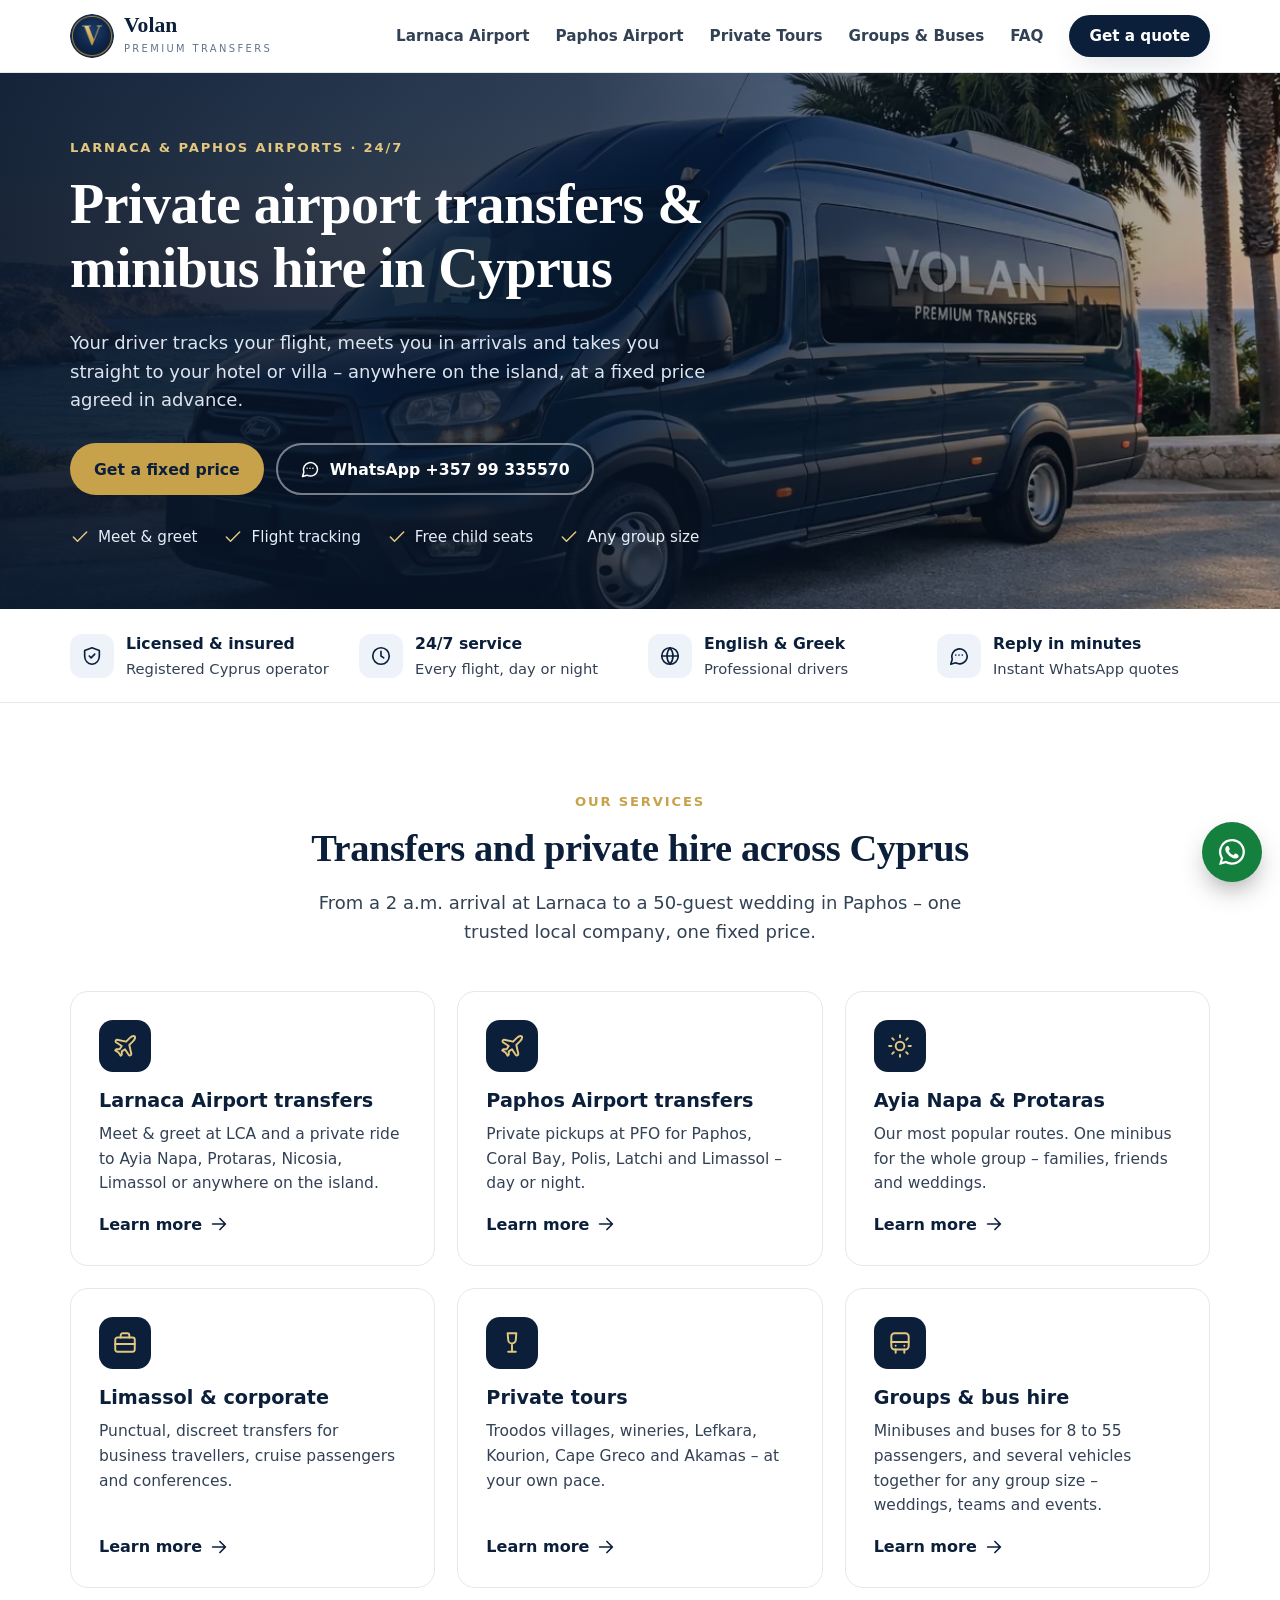
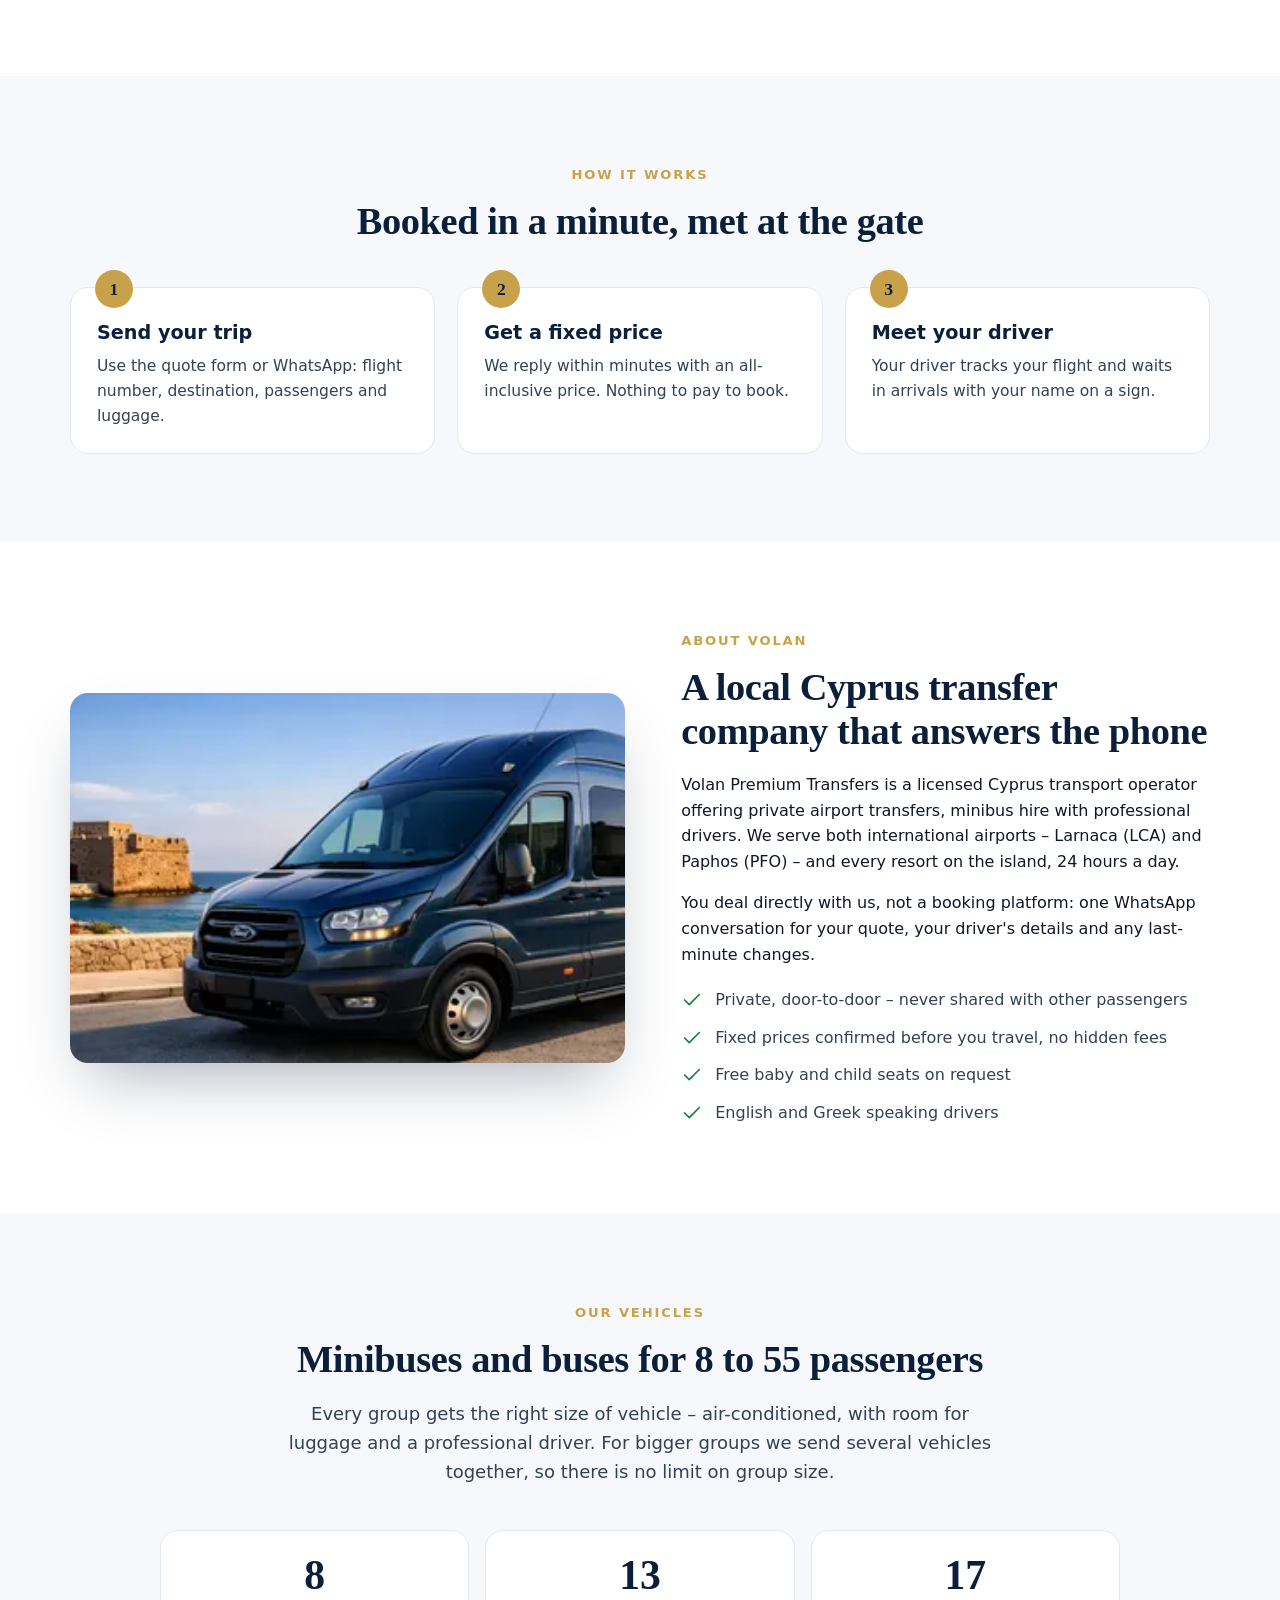
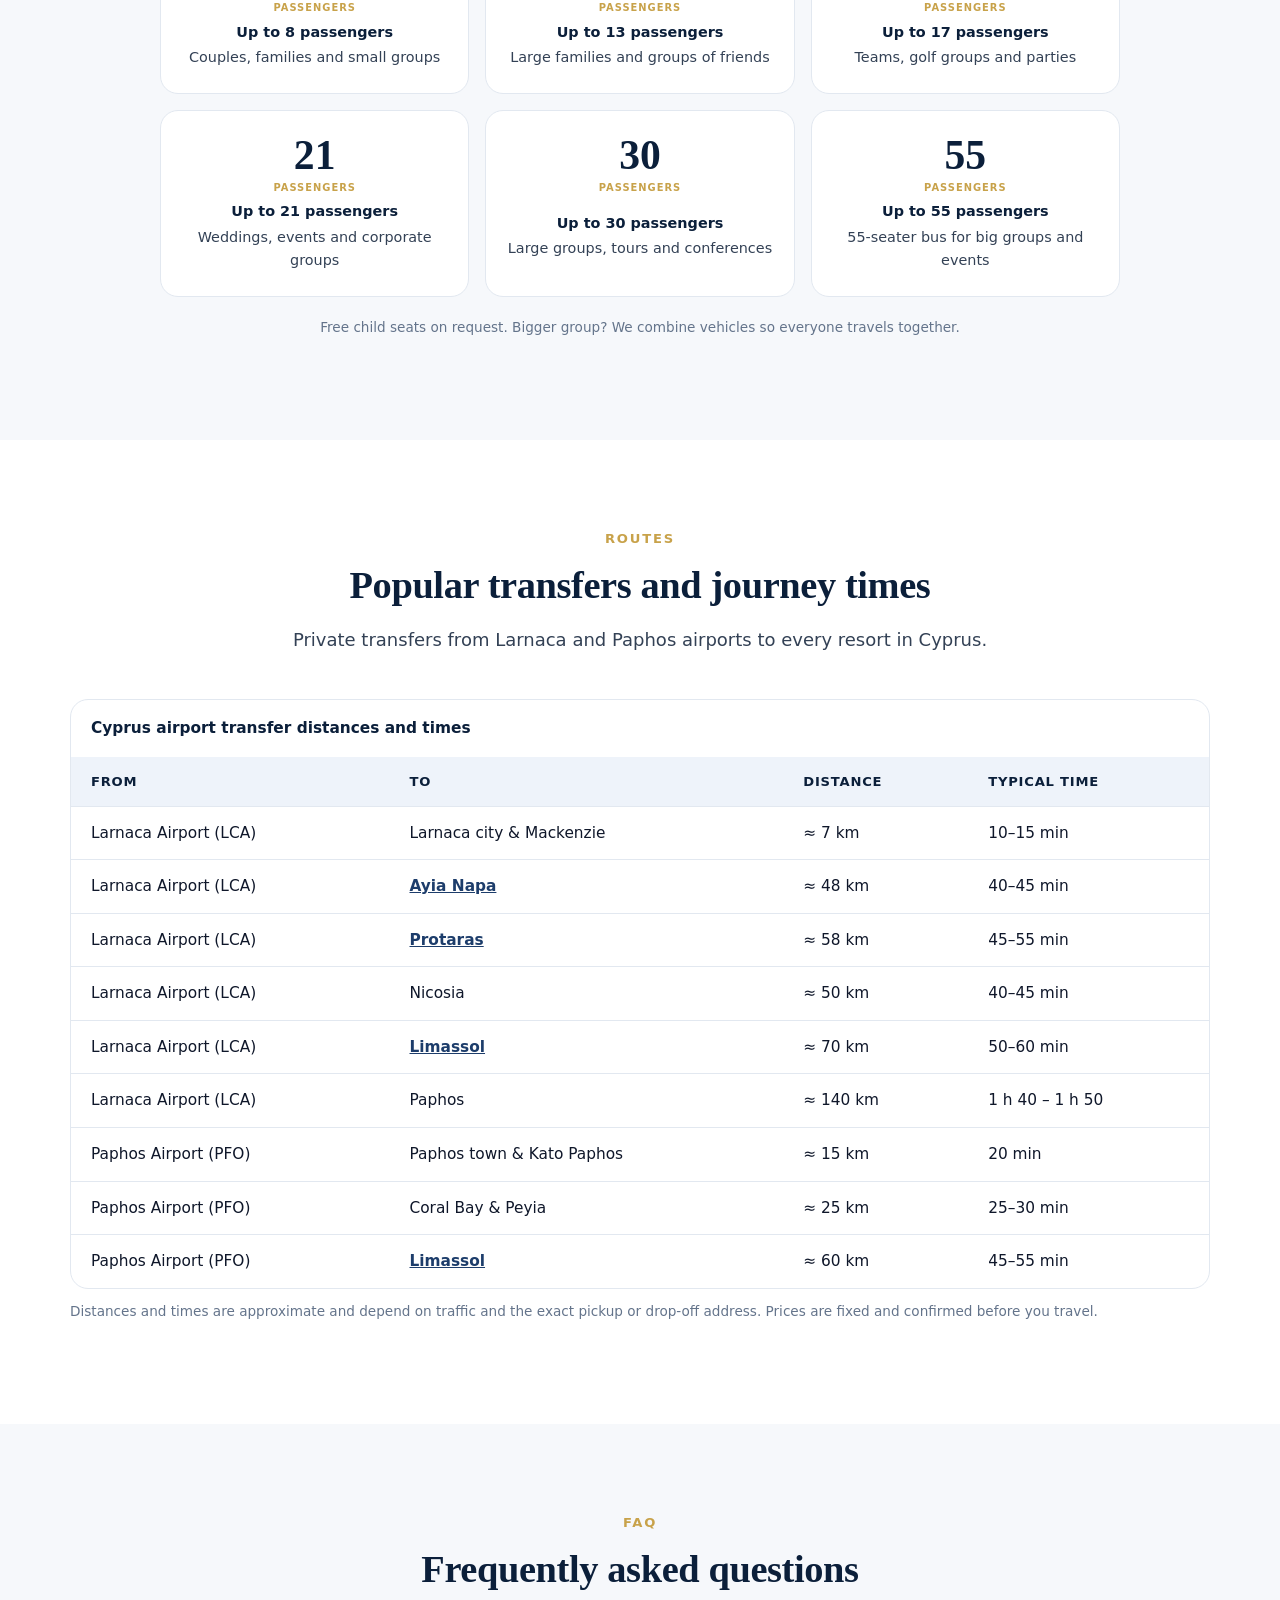
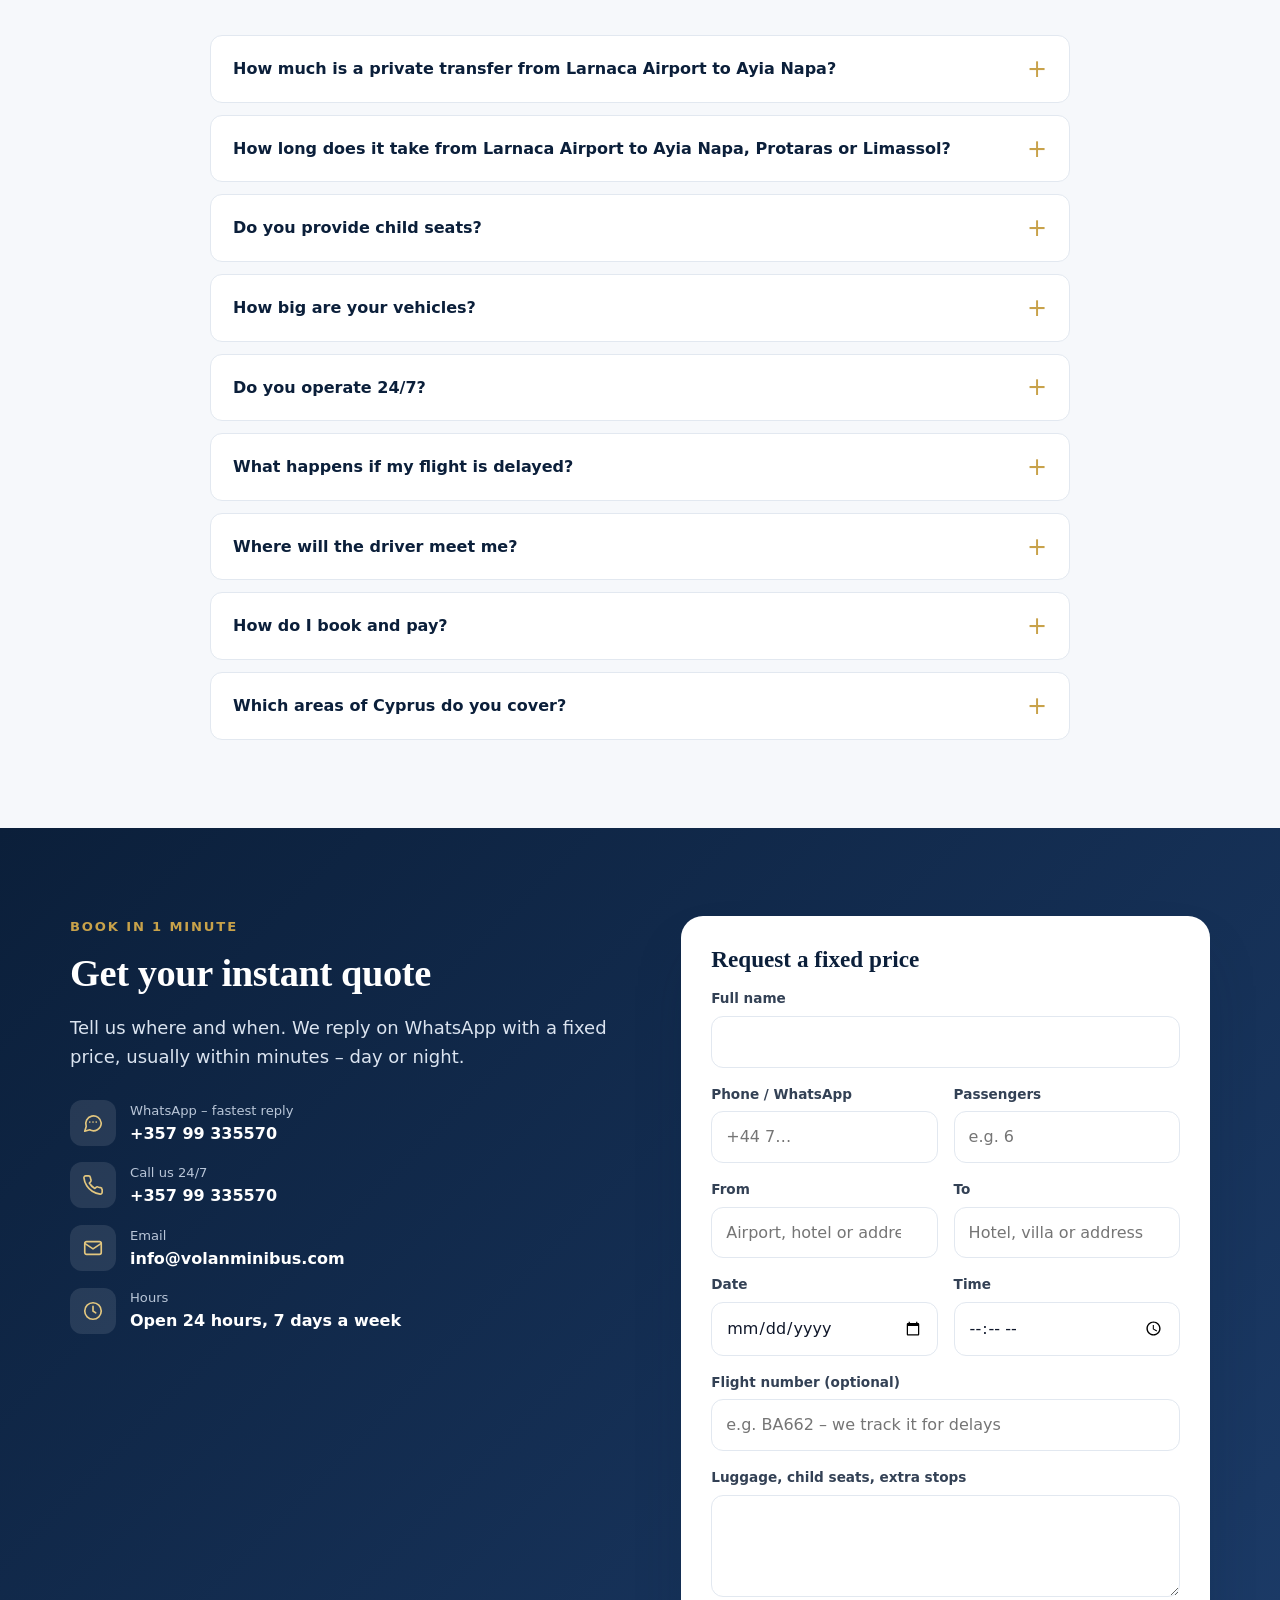
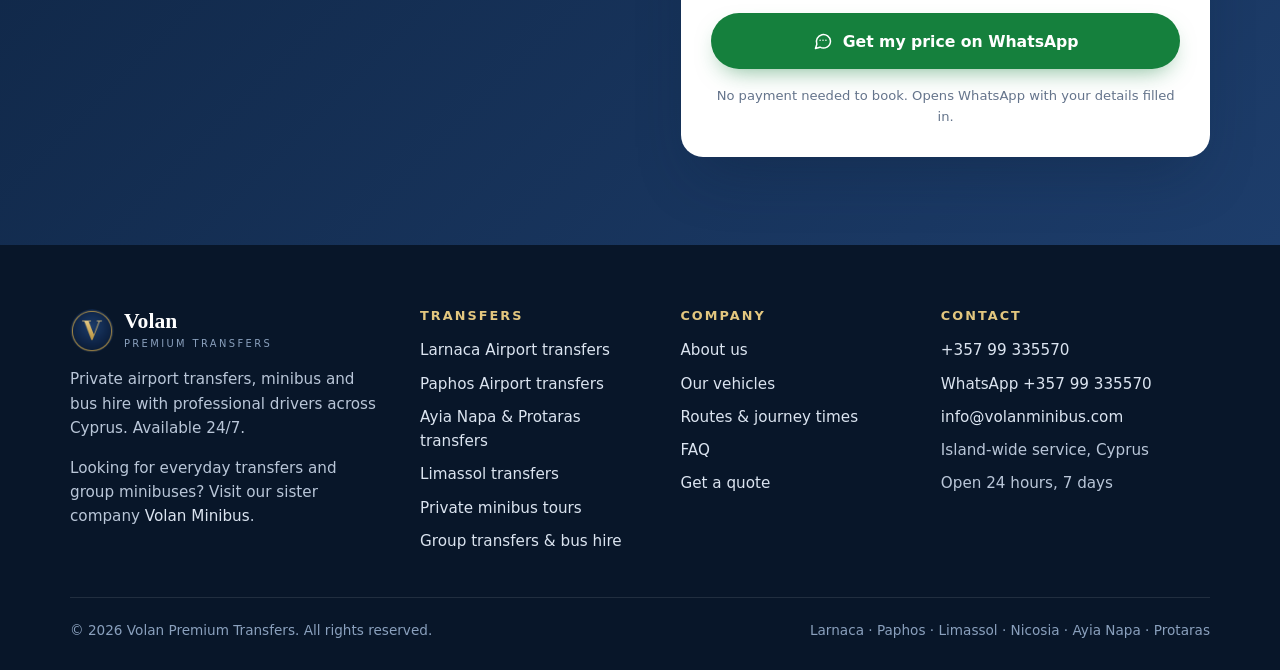
<file: index.html>
<!DOCTYPE html>
<html lang="en">
<head>
<meta charset="utf-8">
<meta name="viewport" content="width=device-width, initial-scale=1">
<title>Cyprus Airport Transfers &amp; Minibus Hire 24/7 | Volan</title>
<meta name="description" content="Private airport transfers in Cyprus from Larnaca &amp; Paphos to Ayia Napa, Protaras, Limassol &amp; more. Any group size, free child seats, meet &amp; greet. 24/7.">
<link rel="canonical" href="https://volanpremiumtransfers.com/">
<meta name="robots" content="index, follow, max-image-preview:large">
<meta name="theme-color" content="#0b1f3a">
<link rel="icon" href="/favicon.ico" sizes="any">
<link rel="apple-touch-icon" href="/apple-touch-icon.png">
<meta property="og:type" content="website">
<meta property="og:site_name" content="Volan Premium Transfers">
<meta property="og:locale" content="en_GB">
<meta property="og:title" content="Cyprus Airport Transfers &amp; Minibus Hire 24/7 | Volan">
<meta property="og:description" content="Private airport transfers in Cyprus from Larnaca &amp; Paphos to Ayia Napa, Protaras, Limassol &amp; more. Any group size, free child seats, meet &amp; greet. 24/7.">
<meta property="og:url" content="https://volanpremiumtransfers.com/">
<meta property="og:image" content="https://volanpremiumtransfers.com/assets/img/og-image.jpg">
<meta property="og:image:width" content="1200">
<meta property="og:image:height" content="630">
<meta property="og:image:alt" content="Volan Premium Transfers – airport and private minibus transfers in Cyprus">
<meta name="twitter:card" content="summary_large_image">
<meta name="twitter:title" content="Cyprus Airport Transfers &amp; Minibus Hire 24/7 | Volan">
<meta name="twitter:description" content="Private airport transfers in Cyprus from Larnaca &amp; Paphos to Ayia Napa, Protaras, Limassol &amp; more. Any group size, free child seats, meet &amp; greet. 24/7.">
<meta name="twitter:image" content="https://volanpremiumtransfers.com/assets/img/og-image.jpg">
<link rel="preload" as="image" href="/assets/img/van-coast-960.webp" imagesrcset="/assets/img/van-coast-640.webp 640w, /assets/img/van-coast-960.webp 960w, /assets/img/van-coast-1536.webp 1536w" imagesizes="100vw" fetchpriority="high">
<link rel="stylesheet" href="/assets/css/site.css?v=6a597de7">
<script async src="https://www.googletagmanager.com/gtag/js?id=G-36GFT8VNKB"></script>
<script>window.dataLayer=window.dataLayer||[];function gtag(){dataLayer.push(arguments);}gtag('js',new Date());gtag('config','G-36GFT8VNKB');</script>
<script type="application/ld+json">{
 "@context": "https://schema.org",
 "@graph": [
  {
   "@type": "WebSite",
   "@id": "https://volanpremiumtransfers.com/#website",
   "url": "https://volanpremiumtransfers.com/",
   "name": "Volan Premium Transfers",
   "inLanguage": "en",
   "publisher": {
    "@id": "https://volanpremiumtransfers.com/#business"
   }
  },
  {
   "@type": "LocalBusiness",
   "@id": "https://volanpremiumtransfers.com/#business",
   "name": "Volan Premium Transfers",
   "alternateName": "Volan Minibus",
   "description": "Private airport transfers, minibus and bus hire with professional drivers across Cyprus. Larnaca and Paphos airport pickups, hotel transfers, private tours and group transport, 24/7.",
   "url": "https://volanpremiumtransfers.com/",
   "logo": "https://volanpremiumtransfers.com/assets/img/brand-512.png",
   "image": [
    "https://volanpremiumtransfers.com/assets/img/van-coast-1536.jpg",
    "https://volanpremiumtransfers.com/assets/img/og-image.jpg"
   ],
   "telephone": "+35799335570",
   "email": "info@volanminibus.com",
   "priceRange": "€€",
   "currenciesAccepted": "EUR",
   "address": {
    "@type": "PostalAddress",
    "addressCountry": "CY"
   },
   "areaServed": [
    {
     "@type": "Country",
     "name": "Cyprus"
    },
    {
     "@type": "City",
     "name": "Larnaca"
    },
    {
     "@type": "City",
     "name": "Paphos"
    },
    {
     "@type": "City",
     "name": "Limassol"
    },
    {
     "@type": "City",
     "name": "Nicosia"
    },
    {
     "@type": "City",
     "name": "Ayia Napa"
    },
    {
     "@type": "City",
     "name": "Protaras"
    },
    {
     "@type": "City",
     "name": "Coral Bay"
    },
    {
     "@type": "City",
     "name": "Polis"
    }
   ],
   "knowsLanguage": [
    "en",
    "el"
   ],
   "openingHoursSpecification": [
    {
     "@type": "OpeningHoursSpecification",
     "dayOfWeek": [
      "Monday",
      "Tuesday",
      "Wednesday",
      "Thursday",
      "Friday",
      "Saturday",
      "Sunday"
     ],
     "opens": "00:00",
     "closes": "23:59"
    }
   ],
   "contactPoint": [
    {
     "@type": "ContactPoint",
     "contactType": "reservations",
     "telephone": "+35799335570",
     "email": "info@volanminibus.com",
     "availableLanguage": [
      "English",
      "Greek"
     ],
     "hoursAvailable": "Mo-Su 00:00-23:59"
    }
   ],
   "hasOfferCatalog": {
    "@type": "OfferCatalog",
    "name": "Transfers and transport services",
    "itemListElement": [
     {
      "@type": "Offer",
      "itemOffered": {
       "@type": "Service",
       "name": "Larnaca Airport transfers",
       "url": "https://volanpremiumtransfers.com/larnaca-airport-transfers/"
      }
     },
     {
      "@type": "Offer",
      "itemOffered": {
       "@type": "Service",
       "name": "Paphos Airport transfers",
       "url": "https://volanpremiumtransfers.com/paphos-airport-transfers/"
      }
     },
     {
      "@type": "Offer",
      "itemOffered": {
       "@type": "Service",
       "name": "Ayia Napa & Protaras transfers",
       "url": "https://volanpremiumtransfers.com/ayia-napa-protaras-transfers/"
      }
     },
     {
      "@type": "Offer",
      "itemOffered": {
       "@type": "Service",
       "name": "Limassol transfers",
       "url": "https://volanpremiumtransfers.com/limassol-transfers/"
      }
     },
     {
      "@type": "Offer",
      "itemOffered": {
       "@type": "Service",
       "name": "Private minibus tours",
       "url": "https://volanpremiumtransfers.com/private-tours-cyprus/"
      }
     },
     {
      "@type": "Offer",
      "itemOffered": {
       "@type": "Service",
       "name": "Group transfers & bus hire",
       "url": "https://volanpremiumtransfers.com/group-bus-hire-cyprus/"
      }
     }
    ]
   }
  }
 ]
}</script>
<script type="application/ld+json">{
 "@context": "https://schema.org",
 "@type": "FAQPage",
 "mainEntity": [
  {
   "@type": "Question",
   "name": "How much is a private transfer from Larnaca Airport to Ayia Napa?",
   "acceptedAnswer": {
    "@type": "Answer",
    "text": "The price depends on the number of passengers, luggage and time of day. Send your details on WhatsApp (+357 99 335570) and we confirm a fixed price within minutes – no meter and no hidden fees."
   }
  },
  {
   "@type": "Question",
   "name": "How long does it take from Larnaca Airport to Ayia Napa, Protaras or Limassol?",
   "acceptedAnswer": {
    "@type": "Answer",
    "text": "Approximately 40–45 minutes to Ayia Napa, 45–55 minutes to Protaras and 50–60 minutes to Limassol, depending on traffic. See the routes table for more journey times."
   }
  },
  {
   "@type": "Question",
   "name": "Do you provide child seats?",
   "acceptedAnswer": {
    "@type": "Answer",
    "text": "Yes. Baby seats, child seats and boosters are available free of charge on request for airport transfers and tours."
   }
  },
  {
   "@type": "Question",
   "name": "How big are your vehicles?",
   "acceptedAnswer": {
    "@type": "Answer",
    "text": "We have minibuses for 8, 13, 17, 21 and 30 passengers, plus 55-seater buses, all with room for luggage. For larger groups we send several vehicles together, so we can transport any number of people."
   }
  },
  {
   "@type": "Question",
   "name": "Do you operate 24/7?",
   "acceptedAnswer": {
    "@type": "Answer",
    "text": "Yes. We run airport transfers, hotel pickups and private hire 24 hours a day, 7 days a week, including early-morning and late-night flights."
   }
  },
  {
   "@type": "Question",
   "name": "What happens if my flight is delayed?",
   "acceptedAnswer": {
    "@type": "Answer",
    "text": "We track your flight and your driver adjusts to the real landing time, at no extra cost."
   }
  },
  {
   "@type": "Question",
   "name": "Where will the driver meet me?",
   "acceptedAnswer": {
    "@type": "Answer",
    "text": "Inside the arrivals hall at Larnaca or Paphos airport, holding a sign with your name. You receive the driver's contact details on WhatsApp before you land."
   }
  },
  {
   "@type": "Question",
   "name": "How do I book and pay?",
   "acceptedAnswer": {
    "@type": "Answer",
    "text": "Book via the quote form, WhatsApp, phone or email. No payment is needed to make a booking; we confirm the fixed price and all details with you in advance."
   }
  },
  {
   "@type": "Question",
   "name": "Which areas of Cyprus do you cover?",
   "acceptedAnswer": {
    "@type": "Answer",
    "text": "The whole island: Larnaca, Ayia Napa, Protaras, Paralimni, Nicosia, Limassol, Paphos, Coral Bay, Polis, Latchi and the Troodos mountains."
   }
  }
 ]
}</script>
</head>
<body>
<a class="skip" href="#main">Skip to content</a>
<header class="site-header">
 <div class="wrap nav">
  <a class="brand" href="/">
   <img src="/assets/img/brand-96.png" srcset="/assets/img/brand-96.png 1x, /assets/img/brand-192.png 2x" width="44" height="44" alt="">
   <span><b>Volan</b><small>Premium Transfers</small></span>
  </a>
  <button class="menu-toggle" type="button" aria-controls="menu" aria-expanded="false" aria-label="Open menu"><svg class="icon" viewBox="0 0 24 24" aria-hidden="true"><path d="M4 7h16M4 12h16M4 17h16"/></svg></button>
  <nav id="menu" class="menu" aria-label="Main">
   <a href="/larnaca-airport-transfers/">Larnaca Airport</a><a href="/paphos-airport-transfers/">Paphos Airport</a><a href="/private-tours-cyprus/">Private Tours</a><a href="/group-bus-hire-cyprus/">Groups &amp; Buses</a><a href="/#faq">FAQ</a>
   <a class="btn btn-primary" href="/#quote">Get a quote</a>
  </nav>
 </div>
</header>
<main id="main">
<section class="hero">
 <picture>
  <source type="image/webp" srcset="/assets/img/van-coast-640.webp 640w, /assets/img/van-coast-960.webp 960w, /assets/img/van-coast-1536.webp 1536w" sizes="100vw">
  <img class="hero-img" src="/assets/img/van-coast-960.jpg" srcset="/assets/img/van-coast-640.jpg 640w, /assets/img/van-coast-960.jpg 960w, /assets/img/van-coast-1536.jpg 1536w" sizes="100vw" width="1536" height="508" alt="Volan Premium Transfers minibus on the Cyprus coast" fetchpriority="high">
 </picture>
 <div class="wrap"><div class="hero-inner">
  <span class="eyebrow">Larnaca &amp; Paphos airports · 24/7</span>
  <h1>Private airport transfers &amp; minibus hire in Cyprus</h1>
  <p class="lead">Your driver tracks your flight, meets you in arrivals and takes you straight to your hotel or villa – anywhere on the island, at a fixed price agreed in advance.</p>
  <div class="hero-ctas">
   <a class="btn btn-gold" href="#quote">Get a fixed price</a>
   <a class="btn btn-ghost" href="https://wa.me/35799335570" target="_blank" rel="noopener" data-loc="hero"><svg class="icon" viewBox="0 0 24 24" aria-hidden="true"><path d="M21 12a8.5 8.5 0 0 1-12.6 7.4L3 21l1.6-5.2A8.5 8.5 0 1 1 21 12z"/><path d="M8.5 11h.01M12 11h.01M15.5 11h.01"/></svg> WhatsApp +357 99 335570</a>
  </div>
  <ul class="hero-points">
   <li><svg class="icon" viewBox="0 0 24 24" aria-hidden="true"><path d="M20 6 9 17l-5-5"/></svg> Meet &amp; greet</li><li><svg class="icon" viewBox="0 0 24 24" aria-hidden="true"><path d="M20 6 9 17l-5-5"/></svg> Flight tracking</li><li><svg class="icon" viewBox="0 0 24 24" aria-hidden="true"><path d="M20 6 9 17l-5-5"/></svg> Free child seats</li><li><svg class="icon" viewBox="0 0 24 24" aria-hidden="true"><path d="M20 6 9 17l-5-5"/></svg> Any group size</li>
  </ul>
 </div></div>
</section>

<section class="trust" aria-label="Why travellers choose us"><div class="wrap"><ul>
 <li><span class="ico"><svg class="icon" viewBox="0 0 24 24" aria-hidden="true"><path d="M12 3 4 6v6c0 5 3.4 8.4 8 9 4.6-.6 8-4 8-9V6z"/><path d="m9 12 2 2 4-4"/></svg></span><span><strong>Licensed &amp; insured</strong>Registered Cyprus operator</span></li>
 <li><span class="ico"><svg class="icon" viewBox="0 0 24 24" aria-hidden="true"><circle cx="12" cy="12" r="9"/><path d="M12 7v5l3 2"/></svg></span><span><strong>24/7 service</strong>Every flight, day or night</span></li>
 <li><span class="ico"><svg class="icon" viewBox="0 0 24 24" aria-hidden="true"><circle cx="12" cy="12" r="9"/><path d="M3 12h18M12 3a14 14 0 0 1 0 18M12 3a14 14 0 0 0 0 18"/></svg></span><span><strong>English &amp; Greek</strong>Professional drivers</span></li>
 <li><span class="ico"><svg class="icon" viewBox="0 0 24 24" aria-hidden="true"><path d="M21 12a8.5 8.5 0 0 1-12.6 7.4L3 21l1.6-5.2A8.5 8.5 0 1 1 21 12z"/><path d="M8.5 11h.01M12 11h.01M15.5 11h.01"/></svg></span><span><strong>Reply in minutes</strong>Instant WhatsApp quotes</span></li>
</ul></div></section>

<section id="services" class="section"><div class="wrap">
 <div class="section-head center"><span class="eyebrow">Our services</span><h2>Transfers and private hire across Cyprus</h2>
 <p class="lead">From a 2 a.m. arrival at Larnaca to a 50-guest wedding in Paphos – one trusted local company, one fixed price.</p></div>
 <div class="grid g3"><a class="card" href="/larnaca-airport-transfers/"><span class="ico"><svg class="icon" viewBox="0 0 24 24" aria-hidden="true"><path d="M17.8 19.2 16 11l3.5-3.5C21 6 21.5 4 21 3c-1-.5-3 0-4.5 1.5L13 8 4.8 6.2c-.5-.1-.9.1-1.1.5l-.3.5c-.2.5-.1 1 .3 1.3L9 12l-2 3H4l-1 1 3 2 2 3 1-1v-3l3-2 3.5 5.3c.3.4.8.5 1.3.3l.5-.2c.4-.3.6-.7.5-1.2z"/></svg></span><h3>Larnaca Airport transfers</h3><p>Meet &amp; greet at LCA and a private ride to Ayia Napa, Protaras, Nicosia, Limassol or anywhere on the island.</p><span class="more">Learn more <svg class="icon" viewBox="0 0 24 24" aria-hidden="true"><path d="M5 12h14M13 6l6 6-6 6"/></svg></span></a><a class="card" href="/paphos-airport-transfers/"><span class="ico"><svg class="icon" viewBox="0 0 24 24" aria-hidden="true"><path d="M17.8 19.2 16 11l3.5-3.5C21 6 21.5 4 21 3c-1-.5-3 0-4.5 1.5L13 8 4.8 6.2c-.5-.1-.9.1-1.1.5l-.3.5c-.2.5-.1 1 .3 1.3L9 12l-2 3H4l-1 1 3 2 2 3 1-1v-3l3-2 3.5 5.3c.3.4.8.5 1.3.3l.5-.2c.4-.3.6-.7.5-1.2z"/></svg></span><h3>Paphos Airport transfers</h3><p>Private pickups at PFO for Paphos, Coral Bay, Polis, Latchi and Limassol – day or night.</p><span class="more">Learn more <svg class="icon" viewBox="0 0 24 24" aria-hidden="true"><path d="M5 12h14M13 6l6 6-6 6"/></svg></span></a><a class="card" href="/ayia-napa-protaras-transfers/"><span class="ico"><svg class="icon" viewBox="0 0 24 24" aria-hidden="true"><circle cx="12" cy="12" r="4"/><path d="M12 2v2M12 20v2M4.9 4.9l1.4 1.4M17.7 17.7l1.4 1.4M2 12h2M20 12h2M4.9 19.1l1.4-1.4M17.7 6.3l1.4-1.4"/></svg></span><h3>Ayia Napa &amp; Protaras</h3><p>Our most popular routes. One minibus for the whole group – families, friends and weddings.</p><span class="more">Learn more <svg class="icon" viewBox="0 0 24 24" aria-hidden="true"><path d="M5 12h14M13 6l6 6-6 6"/></svg></span></a><a class="card" href="/limassol-transfers/"><span class="ico"><svg class="icon" viewBox="0 0 24 24" aria-hidden="true"><rect x="3" y="7" width="18" height="13" rx="2"/><path d="M8 7V5a2 2 0 0 1 2-2h4a2 2 0 0 1 2 2v2M3 13h18"/></svg></span><h3>Limassol &amp; corporate</h3><p>Punctual, discreet transfers for business travellers, cruise passengers and conferences.</p><span class="more">Learn more <svg class="icon" viewBox="0 0 24 24" aria-hidden="true"><path d="M5 12h14M13 6l6 6-6 6"/></svg></span></a><a class="card" href="/private-tours-cyprus/"><span class="ico"><svg class="icon" viewBox="0 0 24 24" aria-hidden="true"><path d="M8 3h8l-.5 6a3.5 3.5 0 0 1-7 0zM12 12.5V20M8.5 20h7"/></svg></span><h3>Private tours</h3><p>Troodos villages, wineries, Lefkara, Kourion, Cape Greco and Akamas – at your own pace.</p><span class="more">Learn more <svg class="icon" viewBox="0 0 24 24" aria-hidden="true"><path d="M5 12h14M13 6l6 6-6 6"/></svg></span></a><a class="card" href="/group-bus-hire-cyprus/"><span class="ico"><svg class="icon" viewBox="0 0 24 24" aria-hidden="true"><rect x="4" y="3" width="16" height="15" rx="3"/><path d="M4 11h16M8 18v3M16 18v3M8 14.5h.01M16 14.5h.01"/></svg></span><h3>Groups &amp; bus hire</h3><p>Minibuses and buses for 8 to 55 passengers, and several vehicles together for any group size – weddings, teams and events.</p><span class="more">Learn more <svg class="icon" viewBox="0 0 24 24" aria-hidden="true"><path d="M5 12h14M13 6l6 6-6 6"/></svg></span></a></div>
</div></section>

<section id="how" class="section section-alt"><div class="wrap">
 <div class="section-head center"><span class="eyebrow">How it works</span><h2>Booked in a minute, met at the gate</h2></div>
 <ol class="steps grid g3">
  <li><h3>Send your trip</h3><p>Use the quote form or WhatsApp: flight number, destination, passengers and luggage.</p></li>
  <li><h3>Get a fixed price</h3><p>We reply within minutes with an all-inclusive price. Nothing to pay to book.</p></li>
  <li><h3>Meet your driver</h3><p>Your driver tracks your flight and waits in arrivals with your name on a sign.</p></li>
 </ol>
</div></section>

<section id="about" class="section"><div class="wrap split">
 <div class="photo"><picture><source type="image/webp" srcset="/assets/img/van-paphos-castle-640.webp 640w, /assets/img/van-paphos-castle-960.webp 960w" sizes="(max-width:900px) 100vw, 560px"><img src="/assets/img/van-paphos-castle-960.jpg" width="960" height="317" loading="lazy" alt="Volan Premium Transfers minibus near Paphos harbour castle"></picture></div>
 <div>
  <span class="eyebrow">About Volan</span>
  <h2>A local Cyprus transfer company that answers the phone</h2>
  <p>Volan Premium Transfers is a licensed Cyprus transport operator offering private airport transfers, minibus hire with professional drivers. We serve both international airports – Larnaca (LCA) and Paphos (PFO) – and every resort on the island, 24 hours a day.</p>
  <p>You deal directly with us, not a booking platform: one WhatsApp conversation for your quote, your driver's details and any last-minute changes.</p>
  <ul class="checks">
   <li><svg class="icon" viewBox="0 0 24 24" aria-hidden="true"><path d="M20 6 9 17l-5-5"/></svg> Private, door-to-door – never shared with other passengers</li>
   <li><svg class="icon" viewBox="0 0 24 24" aria-hidden="true"><path d="M20 6 9 17l-5-5"/></svg> Fixed prices confirmed before you travel, no hidden fees</li>
   <li><svg class="icon" viewBox="0 0 24 24" aria-hidden="true"><path d="M20 6 9 17l-5-5"/></svg> Free baby and child seats on request</li>
   <li><svg class="icon" viewBox="0 0 24 24" aria-hidden="true"><path d="M20 6 9 17l-5-5"/></svg> English and Greek speaking drivers</li>
  </ul>
 </div>
</div></section>

<section id="fleet" class="section section-alt"><div class="wrap">
 <div class="section-head center"><span class="eyebrow">Our vehicles</span><h2>Minibuses and buses for 8 to 55 passengers</h2>
 <p class="lead">Every group gets the right size of vehicle – air-conditioned, with room for luggage and a professional driver. For bigger groups we send several vehicles together, so there is no limit on group size.</p></div>
 <ul class="seats">
  <li><b>8</b><span><strong>Up to 8 passengers</strong>Couples, families and small groups</span></li>
  <li><b>13</b><span><strong>Up to 13 passengers</strong>Large families and groups of friends</span></li>
  <li><b>17</b><span><strong>Up to 17 passengers</strong>Teams, golf groups and parties</span></li>
  <li><b>21</b><span><strong>Up to 21 passengers</strong>Weddings, events and corporate groups</span></li>
  <li><b>30</b><span><strong>Up to 30 passengers</strong>Large groups, tours and conferences</span></li>
  <li><b>55</b><span><strong>Up to 55 passengers</strong>55-seater bus for big groups and events</span></li>
 </ul>
 <p class="note center">Free child seats on request. Bigger group? We combine vehicles so everyone travels together.</p>
</div></section>

<section id="routes" class="section"><div class="wrap">
 <div class="section-head center"><span class="eyebrow">Routes</span><h2>Popular transfers and journey times</h2>
 <p class="lead">Private transfers from Larnaca and Paphos airports to every resort in Cyprus.</p></div>
 <div class="table-wrap"><table><caption>Cyprus airport transfer distances and times</caption>
<thead><tr><th scope="col">From</th><th scope="col">To</th><th scope="col">Distance</th><th scope="col">Typical time</th></tr></thead>
<tbody><tr><td>Larnaca Airport (LCA)</td><td>Larnaca city &amp; Mackenzie</td><td>≈ 7 km</td><td>10–15 min</td></tr><tr><td>Larnaca Airport (LCA)</td><td><a href="/ayia-napa-protaras-transfers/">Ayia Napa</a></td><td>≈ 48 km</td><td>40–45 min</td></tr><tr><td>Larnaca Airport (LCA)</td><td><a href="/ayia-napa-protaras-transfers/">Protaras</a></td><td>≈ 58 km</td><td>45–55 min</td></tr><tr><td>Larnaca Airport (LCA)</td><td>Nicosia</td><td>≈ 50 km</td><td>40–45 min</td></tr><tr><td>Larnaca Airport (LCA)</td><td><a href="/limassol-transfers/">Limassol</a></td><td>≈ 70 km</td><td>50–60 min</td></tr><tr><td>Larnaca Airport (LCA)</td><td>Paphos</td><td>≈ 140 km</td><td>1 h 40 – 1 h 50</td></tr><tr><td>Paphos Airport (PFO)</td><td>Paphos town &amp; Kato Paphos</td><td>≈ 15 km</td><td>20 min</td></tr><tr><td>Paphos Airport (PFO)</td><td>Coral Bay &amp; Peyia</td><td>≈ 25 km</td><td>25–30 min</td></tr><tr><td>Paphos Airport (PFO)</td><td><a href="/limassol-transfers/">Limassol</a></td><td>≈ 60 km</td><td>45–55 min</td></tr></tbody></table></div>
<p class="note">Distances and times are approximate and depend on traffic and the exact pickup or drop-off address. Prices are fixed and confirmed before you travel.</p>
</div></section>

<section id="faq" class="section section-alt"><div class="wrap">
 <div class="section-head center"><span class="eyebrow">FAQ</span><h2>Frequently asked questions</h2></div>
 <div class="faq"><details><summary>How much is a private transfer from Larnaca Airport to Ayia Napa?</summary><p>The price depends on the number of passengers, luggage and time of day. Send your details on WhatsApp (+357 99 335570) and we confirm a fixed price within minutes – no meter and no hidden fees.</p></details><details><summary>How long does it take from Larnaca Airport to Ayia Napa, Protaras or Limassol?</summary><p>Approximately 40–45 minutes to Ayia Napa, 45–55 minutes to Protaras and 50–60 minutes to Limassol, depending on traffic. See the <a href="#routes">routes table</a> for more journey times.</p></details><details><summary>Do you provide child seats?</summary><p>Yes. Baby seats, child seats and boosters are available free of charge on request for airport transfers and tours.</p></details><details><summary>How big are your vehicles?</summary><p>We have minibuses for 8, 13, 17, 21 and 30 passengers, plus 55-seater buses, all with room for luggage. For larger groups we send several vehicles together, so we can transport any number of people.</p></details><details><summary>Do you operate 24/7?</summary><p>Yes. We run airport transfers, hotel pickups and private hire 24 hours a day, 7 days a week, including early-morning and late-night flights.</p></details><details><summary>What happens if my flight is delayed?</summary><p>We track your flight and your driver adjusts to the real landing time, at no extra cost.</p></details><details><summary>Where will the driver meet me?</summary><p>Inside the arrivals hall at Larnaca or Paphos airport, holding a sign with your name. You receive the driver's contact details on WhatsApp before you land.</p></details><details><summary>How do I book and pay?</summary><p>Book via the quote form, WhatsApp, phone or email. No payment is needed to make a booking; we confirm the fixed price and all details with you in advance.</p></details><details><summary>Which areas of Cyprus do you cover?</summary><p>The whole island: Larnaca, Ayia Napa, Protaras, Paralimni, Nicosia, Limassol, Paphos, Coral Bay, Polis, Latchi and the Troodos mountains.</p></details></div>
</div></section>

<section id="quote" class="section quote">
 <div class="wrap split">
  <div>
   <span class="eyebrow">Book in 1 minute</span>
   <h2>Get your instant quote</h2>
   <p class="lead">Tell us where and when. We reply on WhatsApp with a fixed price, usually within minutes – day or night.</p>
   <ul class="contact-list">
    <li><span class="ico"><svg class="icon" viewBox="0 0 24 24" aria-hidden="true"><path d="M21 12a8.5 8.5 0 0 1-12.6 7.4L3 21l1.6-5.2A8.5 8.5 0 1 1 21 12z"/><path d="M8.5 11h.01M12 11h.01M15.5 11h.01"/></svg></span><span><small>WhatsApp – fastest reply</small><a href="https://wa.me/35799335570" target="_blank" rel="noopener" data-loc="quote">+357 99 335570</a></span></li>
    <li><span class="ico"><svg class="icon" viewBox="0 0 24 24" aria-hidden="true"><path d="M22 16.9v3a2 2 0 0 1-2.2 2 19.8 19.8 0 0 1-8.6-3.1 19.5 19.5 0 0 1-6-6A19.8 19.8 0 0 1 2.1 4.2 2 2 0 0 1 4.1 2h3a2 2 0 0 1 2 1.7c.1.9.4 1.8.7 2.7a2 2 0 0 1-.5 2.1L8 9.8a16 16 0 0 0 6 6l1.3-1.3a2 2 0 0 1 2.1-.4c.9.3 1.8.6 2.7.7a2 2 0 0 1 1.7 2z"/></svg></span><span><small>Call us 24/7</small><a href="tel:+35799335570" data-loc="quote">+357 99 335570</a></span></li>
    <li><span class="ico"><svg class="icon" viewBox="0 0 24 24" aria-hidden="true"><rect x="3" y="5" width="18" height="14" rx="2"/><path d="m3 7 9 6 9-6"/></svg></span><span><small>Email</small><a href="mailto:info@volanminibus.com" data-loc="quote">info@volanminibus.com</a></span></li>
    <li><span class="ico"><svg class="icon" viewBox="0 0 24 24" aria-hidden="true"><circle cx="12" cy="12" r="9"/><path d="M12 7v5l3 2"/></svg></span><span><small>Hours</small><b>Open 24 hours, 7 days a week</b></span></li>
   </ul>
  </div>
  <form id="quote-form" class="form">
   <h3>Request a fixed price</h3>
   <div class="field full"><label for="q-name">Full name</label><input id="q-name" name="name" autocomplete="name" required></div>
   <div class="field"><label for="q-phone">Phone / WhatsApp</label><input id="q-phone" name="phone" type="tel" autocomplete="tel" placeholder="+44 7…" required></div>
   <div class="field"><label for="q-pax">Passengers</label><input id="q-pax" name="pax" type="number" min="1" inputmode="numeric" placeholder="e.g. 6"></div>
   <div class="field"><label for="q-pickup">From</label><input id="q-pickup" name="pickup" list="places" placeholder="Airport, hotel or address" required></div>
   <div class="field"><label for="q-dropoff">To</label><input id="q-dropoff" name="dropoff" list="places" placeholder="Hotel, villa or address" required></div>
   <div class="field"><label for="q-date">Date</label><input id="q-date" name="date" type="date" required></div>
   <div class="field"><label for="q-time">Time</label><input id="q-time" name="time" type="time" required></div>
   <div class="field full"><label for="q-flight">Flight number (optional)</label><input id="q-flight" name="flight" placeholder="e.g. BA662 – we track it for delays"></div>
   <div class="field full"><label for="q-notes">Luggage, child seats, extra stops</label><textarea id="q-notes" name="notes" rows="3"></textarea></div>
   <datalist id="places"><option value="Larnaca Airport (LCA)"><option value="Paphos Airport (PFO)"><option value="Ayia Napa"><option value="Protaras"><option value="Larnaca"><option value="Limassol"><option value="Nicosia"><option value="Paphos"><option value="Coral Bay"><option value="Polis / Latchi"><option value="Troodos"></datalist>
   <button class="btn btn-wa" type="submit"><svg class="icon" viewBox="0 0 24 24" aria-hidden="true"><path d="M21 12a8.5 8.5 0 0 1-12.6 7.4L3 21l1.6-5.2A8.5 8.5 0 1 1 21 12z"/><path d="M8.5 11h.01M12 11h.01M15.5 11h.01"/></svg> Get my price on WhatsApp</button>
   <p class="fine">No payment needed to book. Opens WhatsApp with your details filled in.</p>
  </form>
 </div>
</section>

</main>
<footer class="site-footer">
 <div class="wrap">
  <div class="foot-grid">
   <div>
    <a class="brand" href="/"><img src="/assets/img/brand-96.png" srcset="/assets/img/brand-96.png 1x, /assets/img/brand-192.png 2x" width="44" height="44" alt="" loading="lazy"><span><b>Volan</b><small>Premium Transfers</small></span></a>
    <p>Private airport transfers, minibus and bus hire with professional drivers across Cyprus. Available 24/7.</p>
    <p>Looking for everyday transfers and group minibuses? Visit our sister company <a href="https://volanminibus.com/">Volan Minibus</a>.</p>
   </div>
   <div><h2>Transfers</h2><ul><li><a href="/larnaca-airport-transfers/">Larnaca Airport transfers</a></li><li><a href="/paphos-airport-transfers/">Paphos Airport transfers</a></li><li><a href="/ayia-napa-protaras-transfers/">Ayia Napa &amp; Protaras transfers</a></li><li><a href="/limassol-transfers/">Limassol transfers</a></li><li><a href="/private-tours-cyprus/">Private minibus tours</a></li><li><a href="/group-bus-hire-cyprus/">Group transfers &amp; bus hire</a></li></ul></div>
   <div><h2>Company</h2><ul><li><a href="/#about">About us</a></li><li><a href="/#fleet">Our vehicles</a></li><li><a href="/#routes">Routes &amp; journey times</a></li><li><a href="/#faq">FAQ</a></li><li><a href="/#quote">Get a quote</a></li></ul></div>
   <div><h2>Contact</h2><ul>
    <li><a href="tel:+35799335570" data-loc="footer">+357 99 335570</a></li>
    <li><a href="https://wa.me/35799335570" target="_blank" rel="noopener" data-loc="footer">WhatsApp +357 99 335570</a></li>
    <li><a href="mailto:info@volanminibus.com" data-loc="footer">info@volanminibus.com</a></li>
    <li>Island-wide service, Cyprus</li>
    <li>Open 24 hours, 7 days</li>
   </ul></div>
  </div>
  <div class="foot-bottom"><span>© <span id="year">2026</span> Volan Premium Transfers. All rights reserved.</span><span>Larnaca · Paphos · Limassol · Nicosia · Ayia Napa · Protaras</span></div>
 </div>
</footer>
<a class="wa-float" href="https://wa.me/35799335570" target="_blank" rel="noopener" aria-label="Chat with us on WhatsApp" data-loc="float"><svg viewBox="0 0 24 24" aria-hidden="true"><path d="M12 2.2A9.7 9.7 0 0 0 3.6 16.8L2.3 21.7l5-1.3A9.7 9.7 0 1 0 12 2.2zm0 17.7a8 8 0 0 1-4.1-1.1l-.3-.2-3 .8.8-2.9-.2-.3A8 8 0 1 1 12 19.9zm4.4-6c-.2-.1-1.4-.7-1.7-.8-.2-.1-.4-.1-.5.1l-.8 1c-.1.2-.3.2-.5.1a6.6 6.6 0 0 1-3.3-2.9c-.2-.4.2-.4.7-1.3.1-.2 0-.3 0-.4l-.8-1.8c-.2-.5-.4-.4-.5-.4h-.5a.9.9 0 0 0-.7.3 2.8 2.8 0 0 0-.9 2.1 4.9 4.9 0 0 0 1 2.6 11.2 11.2 0 0 0 4.3 3.8c1.6.7 2.2.7 3 .6.5-.1 1.4-.6 1.6-1.1.2-.6.2-1 .1-1.1l-.5-.3z"/></svg></a>
<script src="/assets/js/site.js?v=d14ae8ff" defer></script>
</body>
</html>
</file>
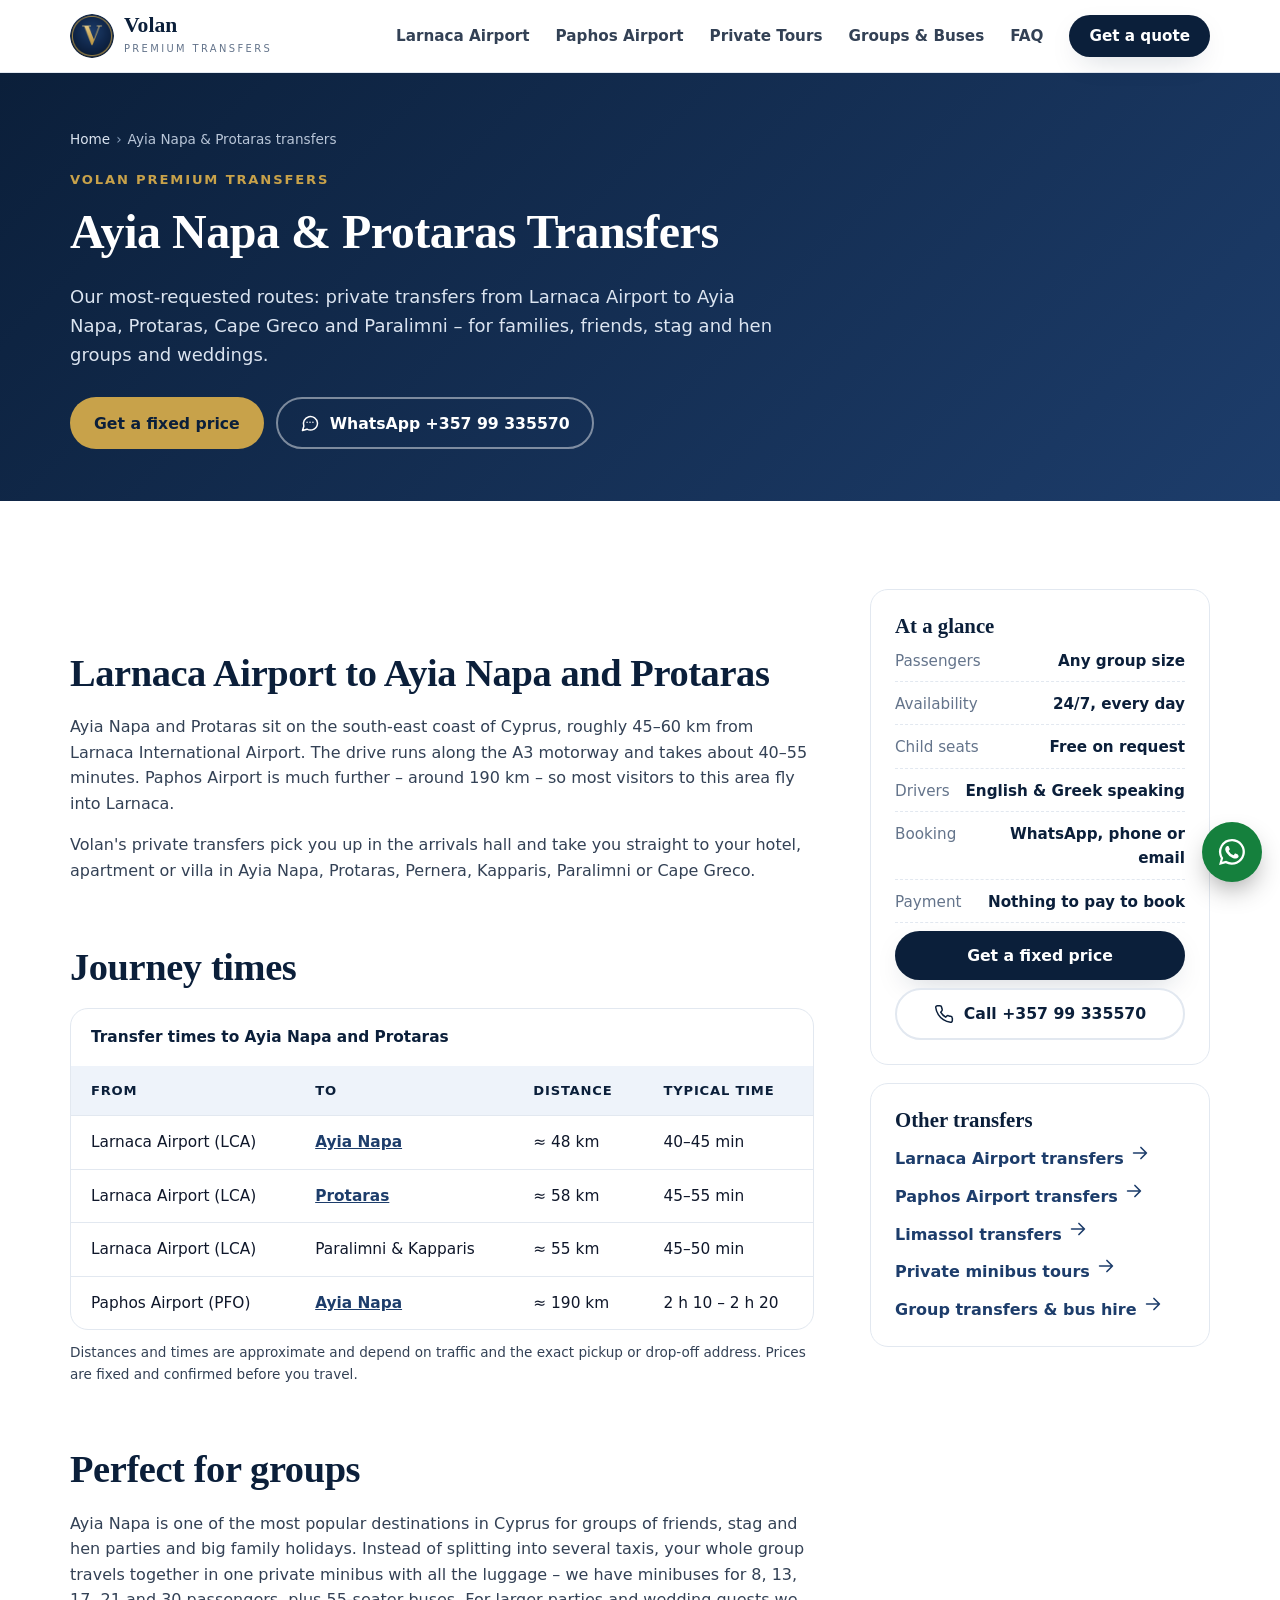
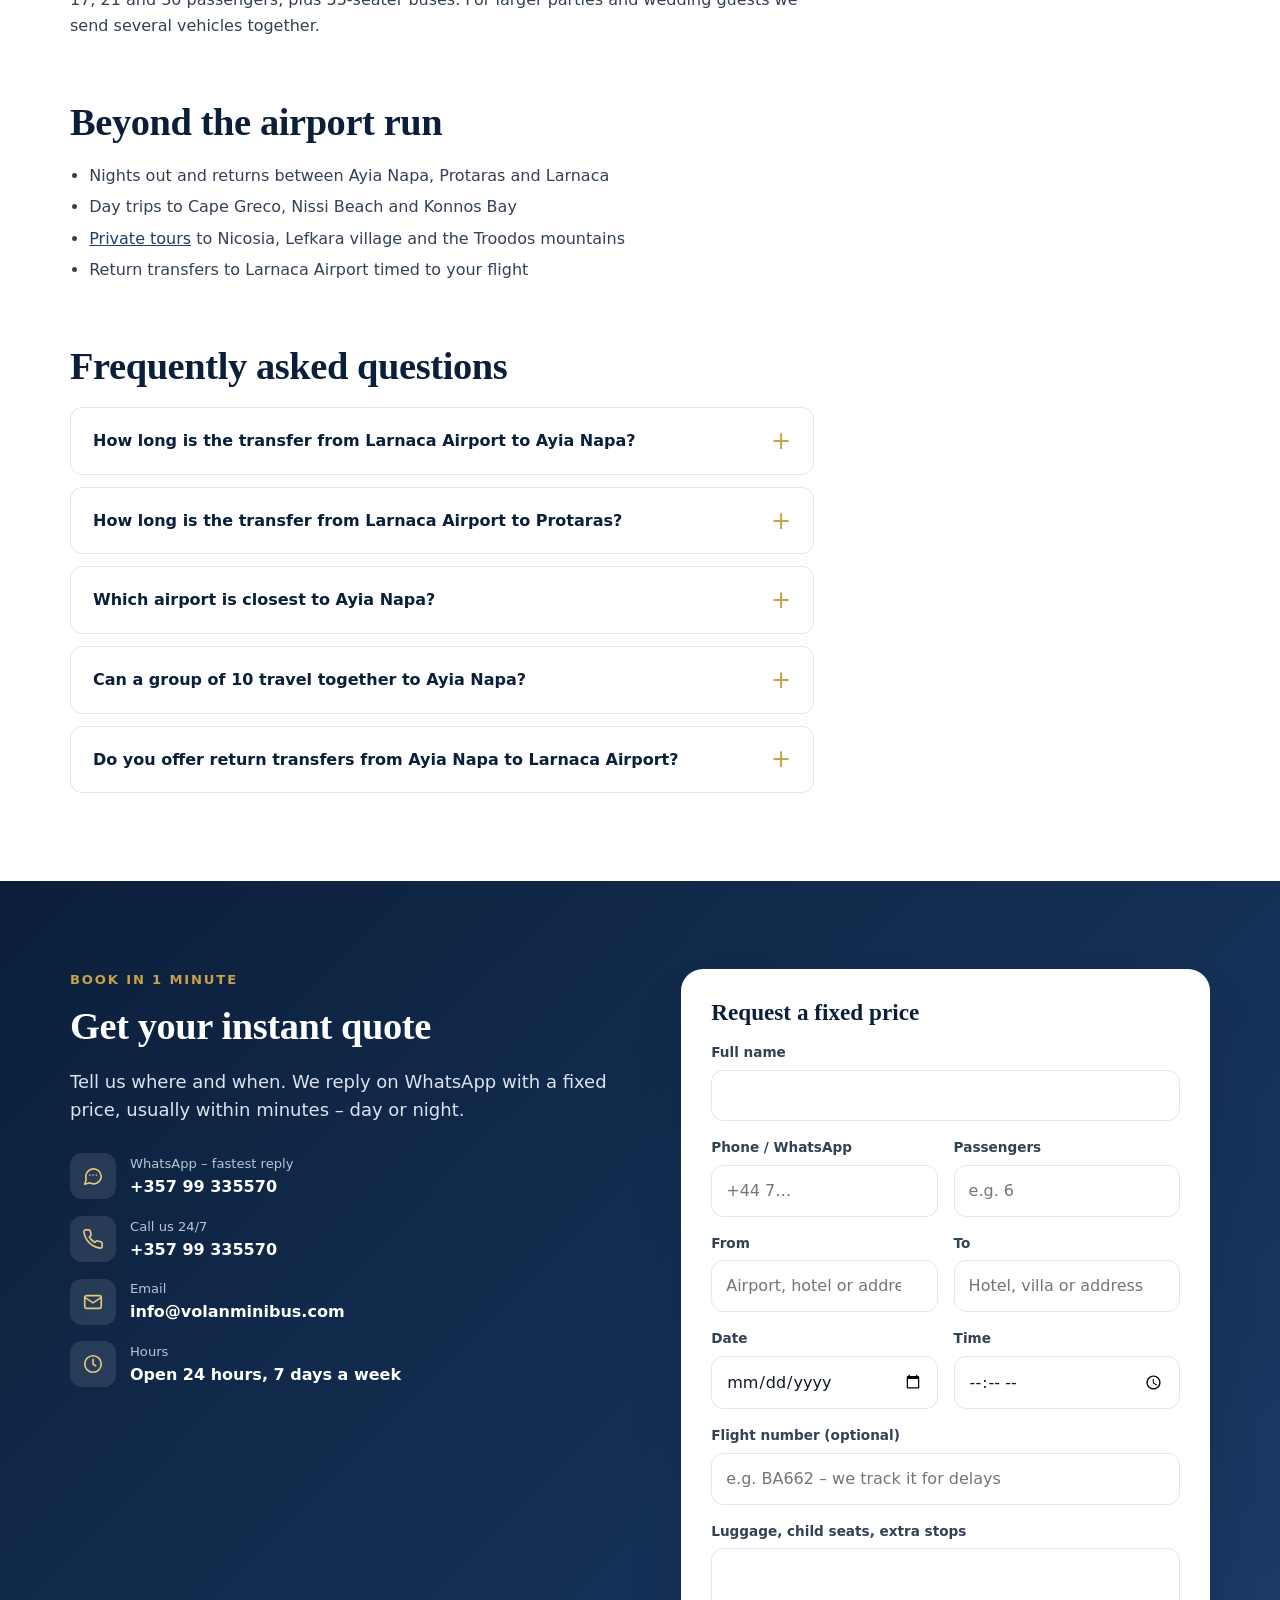
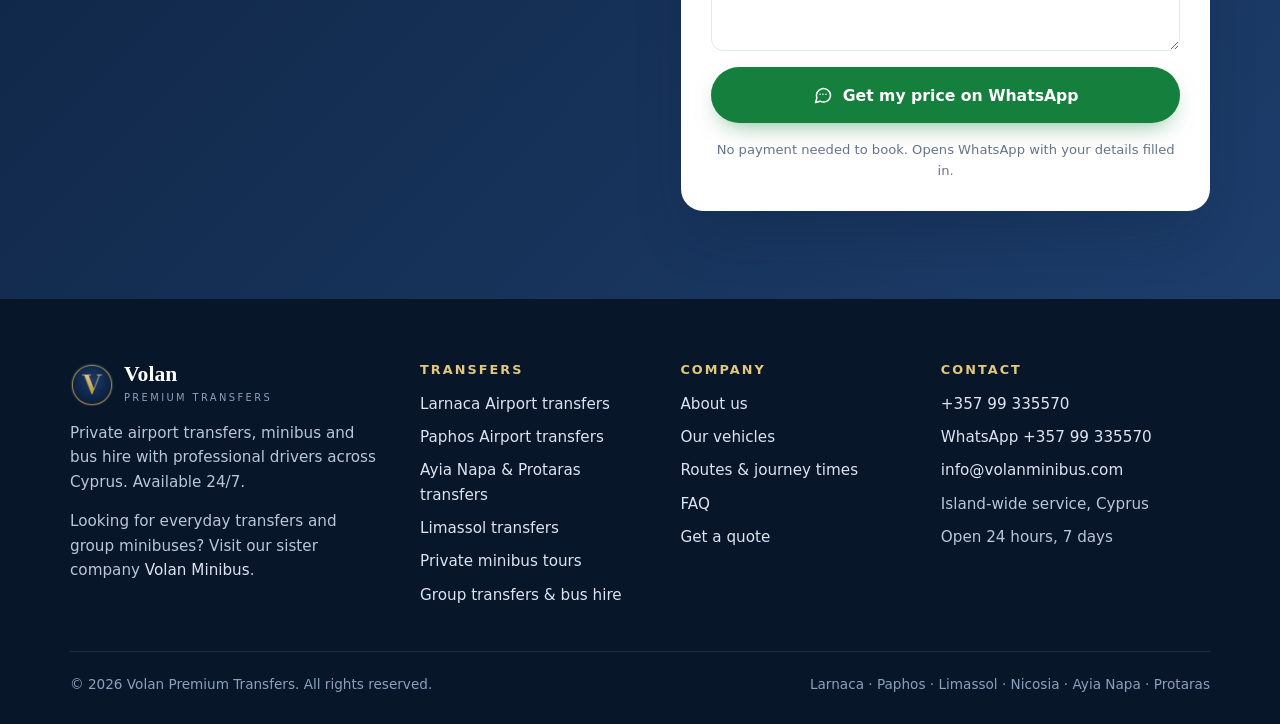
<file: ayia-napa-protaras-transfers/index.html>
<!DOCTYPE html>
<html lang="en">
<head>
<meta charset="utf-8">
<meta name="viewport" content="width=device-width, initial-scale=1">
<title>Larnaca Airport to Ayia Napa &amp; Protaras Transfers | Volan</title>
<meta name="description" content="Private transfers from Larnaca Airport to Ayia Napa (≈45 min) and Protaras (≈50 min). One minibus for your whole group, free child seats, 24/7 fixed prices.">
<link rel="canonical" href="https://volanpremiumtransfers.com/ayia-napa-protaras-transfers/">
<meta name="robots" content="index, follow, max-image-preview:large">
<meta name="theme-color" content="#0b1f3a">
<link rel="icon" href="/favicon.ico" sizes="any">
<link rel="apple-touch-icon" href="/apple-touch-icon.png">
<meta property="og:type" content="website">
<meta property="og:site_name" content="Volan Premium Transfers">
<meta property="og:locale" content="en_GB">
<meta property="og:title" content="Larnaca Airport to Ayia Napa &amp; Protaras Transfers | Volan">
<meta property="og:description" content="Private transfers from Larnaca Airport to Ayia Napa (≈45 min) and Protaras (≈50 min). One minibus for your whole group, free child seats, 24/7 fixed prices.">
<meta property="og:url" content="https://volanpremiumtransfers.com/ayia-napa-protaras-transfers/">
<meta property="og:image" content="https://volanpremiumtransfers.com/assets/img/og-image.jpg">
<meta property="og:image:width" content="1200">
<meta property="og:image:height" content="630">
<meta property="og:image:alt" content="Volan Premium Transfers – airport and private minibus transfers in Cyprus">
<meta name="twitter:card" content="summary_large_image">
<meta name="twitter:title" content="Larnaca Airport to Ayia Napa &amp; Protaras Transfers | Volan">
<meta name="twitter:description" content="Private transfers from Larnaca Airport to Ayia Napa (≈45 min) and Protaras (≈50 min). One minibus for your whole group, free child seats, 24/7 fixed prices.">
<meta name="twitter:image" content="https://volanpremiumtransfers.com/assets/img/og-image.jpg">

<link rel="stylesheet" href="/assets/css/site.css?v=6a597de7">
<script async src="https://www.googletagmanager.com/gtag/js?id=G-36GFT8VNKB"></script>
<script>window.dataLayer=window.dataLayer||[];function gtag(){dataLayer.push(arguments);}gtag('js',new Date());gtag('config','G-36GFT8VNKB');</script>
<script type="application/ld+json">{
 "@context": "https://schema.org",
 "@type": "BreadcrumbList",
 "itemListElement": [
  {
   "@type": "ListItem",
   "position": 1,
   "name": "Home",
   "item": "https://volanpremiumtransfers.com/"
  },
  {
   "@type": "ListItem",
   "position": 2,
   "name": "Ayia Napa & Protaras transfers"
  }
 ]
}</script>
<script type="application/ld+json">{
 "@context": "https://schema.org",
 "@type": "Service",
 "@id": "https://volanpremiumtransfers.com/ayia-napa-protaras-transfers/#service",
 "name": "Ayia Napa and Protaras transfers",
 "serviceType": "Private transfer",
 "description": "Private transfers from Larnaca Airport to Ayia Napa (≈45 min) and Protaras (≈50 min). One minibus for your whole group, free child seats, 24/7 fixed prices.",
 "url": "https://volanpremiumtransfers.com/ayia-napa-protaras-transfers/",
 "provider": {
  "@id": "https://volanpremiumtransfers.com/#business"
 },
 "areaServed": [
  {
   "@type": "Place",
   "name": "Ayia Napa"
  },
  {
   "@type": "Place",
   "name": "Protaras"
  },
  {
   "@type": "Place",
   "name": "Paralimni"
  },
  {
   "@type": "Place",
   "name": "Cape Greco"
  },
  {
   "@type": "Place",
   "name": "Larnaca International Airport"
  }
 ],
 "availableChannel": {
  "@type": "ServiceChannel",
  "servicePhone": "+35799335570",
  "serviceUrl": "https://volanpremiumtransfers.com/#quote"
 }
}</script>
<script type="application/ld+json">{
 "@context": "https://schema.org",
 "@type": "FAQPage",
 "mainEntity": [
  {
   "@type": "Question",
   "name": "How long is the transfer from Larnaca Airport to Ayia Napa?",
   "acceptedAnswer": {
    "@type": "Answer",
    "text": "About 40–45 minutes for roughly 48 km via the A3 motorway."
   }
  },
  {
   "@type": "Question",
   "name": "How long is the transfer from Larnaca Airport to Protaras?",
   "acceptedAnswer": {
    "@type": "Answer",
    "text": "About 45–55 minutes for roughly 58 km, depending on traffic and your hotel's exact location."
   }
  },
  {
   "@type": "Question",
   "name": "Which airport is closest to Ayia Napa?",
   "acceptedAnswer": {
    "@type": "Answer",
    "text": "Larnaca International Airport (LCA) is closest – about 48 km. Paphos Airport is around 190 km away."
   }
  },
  {
   "@type": "Question",
   "name": "Can a group of 10 travel together to Ayia Napa?",
   "acceptedAnswer": {
    "@type": "Answer",
    "text": "Yes. We have minibuses for 8, 13, 17, 21 and 30 passengers, plus 55-seater buses, so the whole group arrives together with all the luggage."
   }
  },
  {
   "@type": "Question",
   "name": "Do you offer return transfers from Ayia Napa to Larnaca Airport?",
   "acceptedAnswer": {
    "@type": "Answer",
    "text": "Yes. We schedule the pickup from your hotel based on your flight time, 24 hours a day."
   }
  }
 ]
}</script>
</head>
<body>
<a class="skip" href="#main">Skip to content</a>
<header class="site-header">
 <div class="wrap nav">
  <a class="brand" href="/">
   <img src="/assets/img/brand-96.png" srcset="/assets/img/brand-96.png 1x, /assets/img/brand-192.png 2x" width="44" height="44" alt="">
   <span><b>Volan</b><small>Premium Transfers</small></span>
  </a>
  <button class="menu-toggle" type="button" aria-controls="menu" aria-expanded="false" aria-label="Open menu"><svg class="icon" viewBox="0 0 24 24" aria-hidden="true"><path d="M4 7h16M4 12h16M4 17h16"/></svg></button>
  <nav id="menu" class="menu" aria-label="Main">
   <a href="/larnaca-airport-transfers/">Larnaca Airport</a><a href="/paphos-airport-transfers/">Paphos Airport</a><a href="/private-tours-cyprus/">Private Tours</a><a href="/group-bus-hire-cyprus/">Groups &amp; Buses</a><a href="/#faq">FAQ</a>
   <a class="btn btn-primary" href="/#quote">Get a quote</a>
  </nav>
 </div>
</header>
<main id="main">
<section class="page-hero"><div class="wrap"><nav class="crumbs" aria-label="Breadcrumb"><ol><li><a href="/">Home</a></li><li aria-current="page">Ayia Napa &amp; Protaras transfers</li></ol></nav>
 <span class="eyebrow">Volan Premium Transfers</span>
 <h1>Ayia Napa &amp; Protaras Transfers</h1>
 <p class="lead">Our most-requested routes: private transfers from Larnaca Airport to Ayia Napa, Protaras, Cape Greco and Paralimni – for families, friends, stag and hen groups and weddings.</p>
 <div class="hero-ctas"><a class="btn btn-gold" href="#quote">Get a fixed price</a><a class="btn btn-ghost" href="https://wa.me/35799335570" target="_blank" rel="noopener" data-loc="hero"><svg class="icon" viewBox="0 0 24 24" aria-hidden="true"><path d="M21 12a8.5 8.5 0 0 1-12.6 7.4L3 21l1.6-5.2A8.5 8.5 0 1 1 21 12z"/><path d="M8.5 11h.01M12 11h.01M15.5 11h.01"/></svg> WhatsApp +357 99 335570</a></div>
</div></section>
<section class="section"><div class="wrap layout">
 <article class="prose"><h2>Larnaca Airport to Ayia Napa and Protaras</h2>
<p>Ayia Napa and Protaras sit on the south-east coast of Cyprus, roughly 45–60 km from Larnaca International Airport. The drive runs along the A3 motorway and takes about 40–55 minutes. Paphos Airport is much further – around 190 km – so most visitors to this area fly into Larnaca.</p>
<p>Volan's private transfers pick you up in the arrivals hall and take you straight to your hotel, apartment or villa in Ayia Napa, Protaras, Pernera, Kapparis, Paralimni or Cape Greco.</p>
<h2>Journey times</h2>
<div class="table-wrap"><table><caption>Transfer times to Ayia Napa and Protaras</caption>
<thead><tr><th scope="col">From</th><th scope="col">To</th><th scope="col">Distance</th><th scope="col">Typical time</th></tr></thead>
<tbody><tr><td>Larnaca Airport (LCA)</td><td><a href="/ayia-napa-protaras-transfers/">Ayia Napa</a></td><td>≈ 48 km</td><td>40–45 min</td></tr><tr><td>Larnaca Airport (LCA)</td><td><a href="/ayia-napa-protaras-transfers/">Protaras</a></td><td>≈ 58 km</td><td>45–55 min</td></tr><tr><td>Larnaca Airport (LCA)</td><td>Paralimni &amp; Kapparis</td><td>≈ 55 km</td><td>45–50 min</td></tr><tr><td>Paphos Airport (PFO)</td><td><a href="/ayia-napa-protaras-transfers/">Ayia Napa</a></td><td>≈ 190 km</td><td>2 h 10 – 2 h 20</td></tr></tbody></table></div>
<p class="note">Distances and times are approximate and depend on traffic and the exact pickup or drop-off address. Prices are fixed and confirmed before you travel.</p>
<h2>Perfect for groups</h2>
<p>Ayia Napa is one of the most popular destinations in Cyprus for groups of friends, stag and hen parties and big family holidays. Instead of splitting into several taxis, your whole group travels together in one private minibus with all the luggage – we have minibuses for 8, 13, 17, 21 and 30 passengers, plus 55-seater buses. For larger parties and wedding guests we send several vehicles together.</p>
<h2>Beyond the airport run</h2>
<ul>
<li>Nights out and returns between Ayia Napa, Protaras and Larnaca</li>
<li>Day trips to Cape Greco, Nissi Beach and Konnos Bay</li>
<li><a href="/private-tours-cyprus/">Private tours</a> to Nicosia, Lefkara village and the Troodos mountains</li>
<li>Return transfers to Larnaca Airport timed to your flight</li>
</ul>
  <h2>Frequently asked questions</h2>
  <div class="faq"><details><summary>How long is the transfer from Larnaca Airport to Ayia Napa?</summary><p>About 40–45 minutes for roughly 48 km via the A3 motorway.</p></details><details><summary>How long is the transfer from Larnaca Airport to Protaras?</summary><p>About 45–55 minutes for roughly 58 km, depending on traffic and your hotel's exact location.</p></details><details><summary>Which airport is closest to Ayia Napa?</summary><p>Larnaca International Airport (LCA) is closest – about 48 km. Paphos Airport is around 190 km away.</p></details><details><summary>Can a group of 10 travel together to Ayia Napa?</summary><p>Yes. We have minibuses for 8, 13, 17, 21 and 30 passengers, plus 55-seater buses, so the whole group arrives together with all the luggage.</p></details><details><summary>Do you offer return transfers from Ayia Napa to Larnaca Airport?</summary><p>Yes. We schedule the pickup from your hotel based on your flight time, 24 hours a day.</p></details></div>
 </article>
 <aside class="aside">
  <div class="card"><h3>At a glance</h3><ul class="facts"><li><span>Passengers</span><span>Any group size</span></li><li><span>Availability</span><span>24/7, every day</span></li><li><span>Child seats</span><span>Free on request</span></li><li><span>Drivers</span><span>English &amp; Greek speaking</span></li><li><span>Booking</span><span>WhatsApp, phone or email</span></li><li><span>Payment</span><span>Nothing to pay to book</span></li></ul>
   <a class="btn btn-primary" href="#quote">Get a fixed price</a>
   <a class="btn btn-outline" href="tel:+35799335570" data-loc="aside"><svg class="icon" viewBox="0 0 24 24" aria-hidden="true"><path d="M22 16.9v3a2 2 0 0 1-2.2 2 19.8 19.8 0 0 1-8.6-3.1 19.5 19.5 0 0 1-6-6A19.8 19.8 0 0 1 2.1 4.2 2 2 0 0 1 4.1 2h3a2 2 0 0 1 2 1.7c.1.9.4 1.8.7 2.7a2 2 0 0 1-.5 2.1L8 9.8a16 16 0 0 0 6 6l1.3-1.3a2 2 0 0 1 2.1-.4c.9.3 1.8.6 2.7.7a2 2 0 0 1 1.7 2z"/></svg> Call +357 99 335570</a></div>
  <div class="card"><h3>Other transfers</h3><ul class="links"><li><a href="/larnaca-airport-transfers/">Larnaca Airport transfers <svg class="icon" viewBox="0 0 24 24" aria-hidden="true"><path d="M5 12h14M13 6l6 6-6 6"/></svg></a></li><li><a href="/paphos-airport-transfers/">Paphos Airport transfers <svg class="icon" viewBox="0 0 24 24" aria-hidden="true"><path d="M5 12h14M13 6l6 6-6 6"/></svg></a></li><li><a href="/limassol-transfers/">Limassol transfers <svg class="icon" viewBox="0 0 24 24" aria-hidden="true"><path d="M5 12h14M13 6l6 6-6 6"/></svg></a></li><li><a href="/private-tours-cyprus/">Private minibus tours <svg class="icon" viewBox="0 0 24 24" aria-hidden="true"><path d="M5 12h14M13 6l6 6-6 6"/></svg></a></li><li><a href="/group-bus-hire-cyprus/">Group transfers &amp; bus hire <svg class="icon" viewBox="0 0 24 24" aria-hidden="true"><path d="M5 12h14M13 6l6 6-6 6"/></svg></a></li></ul></div>
 </aside>
</div></section>
<section id="quote" class="section quote">
 <div class="wrap split">
  <div>
   <span class="eyebrow">Book in 1 minute</span>
   <h2>Get your instant quote</h2>
   <p class="lead">Tell us where and when. We reply on WhatsApp with a fixed price, usually within minutes – day or night.</p>
   <ul class="contact-list">
    <li><span class="ico"><svg class="icon" viewBox="0 0 24 24" aria-hidden="true"><path d="M21 12a8.5 8.5 0 0 1-12.6 7.4L3 21l1.6-5.2A8.5 8.5 0 1 1 21 12z"/><path d="M8.5 11h.01M12 11h.01M15.5 11h.01"/></svg></span><span><small>WhatsApp – fastest reply</small><a href="https://wa.me/35799335570" target="_blank" rel="noopener" data-loc="quote">+357 99 335570</a></span></li>
    <li><span class="ico"><svg class="icon" viewBox="0 0 24 24" aria-hidden="true"><path d="M22 16.9v3a2 2 0 0 1-2.2 2 19.8 19.8 0 0 1-8.6-3.1 19.5 19.5 0 0 1-6-6A19.8 19.8 0 0 1 2.1 4.2 2 2 0 0 1 4.1 2h3a2 2 0 0 1 2 1.7c.1.9.4 1.8.7 2.7a2 2 0 0 1-.5 2.1L8 9.8a16 16 0 0 0 6 6l1.3-1.3a2 2 0 0 1 2.1-.4c.9.3 1.8.6 2.7.7a2 2 0 0 1 1.7 2z"/></svg></span><span><small>Call us 24/7</small><a href="tel:+35799335570" data-loc="quote">+357 99 335570</a></span></li>
    <li><span class="ico"><svg class="icon" viewBox="0 0 24 24" aria-hidden="true"><rect x="3" y="5" width="18" height="14" rx="2"/><path d="m3 7 9 6 9-6"/></svg></span><span><small>Email</small><a href="mailto:info@volanminibus.com" data-loc="quote">info@volanminibus.com</a></span></li>
    <li><span class="ico"><svg class="icon" viewBox="0 0 24 24" aria-hidden="true"><circle cx="12" cy="12" r="9"/><path d="M12 7v5l3 2"/></svg></span><span><small>Hours</small><b>Open 24 hours, 7 days a week</b></span></li>
   </ul>
  </div>
  <form id="quote-form" class="form">
   <h3>Request a fixed price</h3>
   <div class="field full"><label for="q-name">Full name</label><input id="q-name" name="name" autocomplete="name" required></div>
   <div class="field"><label for="q-phone">Phone / WhatsApp</label><input id="q-phone" name="phone" type="tel" autocomplete="tel" placeholder="+44 7…" required></div>
   <div class="field"><label for="q-pax">Passengers</label><input id="q-pax" name="pax" type="number" min="1" inputmode="numeric" placeholder="e.g. 6"></div>
   <div class="field"><label for="q-pickup">From</label><input id="q-pickup" name="pickup" list="places" placeholder="Airport, hotel or address" required></div>
   <div class="field"><label for="q-dropoff">To</label><input id="q-dropoff" name="dropoff" list="places" placeholder="Hotel, villa or address" required></div>
   <div class="field"><label for="q-date">Date</label><input id="q-date" name="date" type="date" required></div>
   <div class="field"><label for="q-time">Time</label><input id="q-time" name="time" type="time" required></div>
   <div class="field full"><label for="q-flight">Flight number (optional)</label><input id="q-flight" name="flight" placeholder="e.g. BA662 – we track it for delays"></div>
   <div class="field full"><label for="q-notes">Luggage, child seats, extra stops</label><textarea id="q-notes" name="notes" rows="3"></textarea></div>
   <datalist id="places"><option value="Larnaca Airport (LCA)"><option value="Paphos Airport (PFO)"><option value="Ayia Napa"><option value="Protaras"><option value="Larnaca"><option value="Limassol"><option value="Nicosia"><option value="Paphos"><option value="Coral Bay"><option value="Polis / Latchi"><option value="Troodos"></datalist>
   <button class="btn btn-wa" type="submit"><svg class="icon" viewBox="0 0 24 24" aria-hidden="true"><path d="M21 12a8.5 8.5 0 0 1-12.6 7.4L3 21l1.6-5.2A8.5 8.5 0 1 1 21 12z"/><path d="M8.5 11h.01M12 11h.01M15.5 11h.01"/></svg> Get my price on WhatsApp</button>
   <p class="fine">No payment needed to book. Opens WhatsApp with your details filled in.</p>
  </form>
 </div>
</section>

</main>
<footer class="site-footer">
 <div class="wrap">
  <div class="foot-grid">
   <div>
    <a class="brand" href="/"><img src="/assets/img/brand-96.png" srcset="/assets/img/brand-96.png 1x, /assets/img/brand-192.png 2x" width="44" height="44" alt="" loading="lazy"><span><b>Volan</b><small>Premium Transfers</small></span></a>
    <p>Private airport transfers, minibus and bus hire with professional drivers across Cyprus. Available 24/7.</p>
    <p>Looking for everyday transfers and group minibuses? Visit our sister company <a href="https://volanminibus.com/">Volan Minibus</a>.</p>
   </div>
   <div><h2>Transfers</h2><ul><li><a href="/larnaca-airport-transfers/">Larnaca Airport transfers</a></li><li><a href="/paphos-airport-transfers/">Paphos Airport transfers</a></li><li><a href="/ayia-napa-protaras-transfers/">Ayia Napa &amp; Protaras transfers</a></li><li><a href="/limassol-transfers/">Limassol transfers</a></li><li><a href="/private-tours-cyprus/">Private minibus tours</a></li><li><a href="/group-bus-hire-cyprus/">Group transfers &amp; bus hire</a></li></ul></div>
   <div><h2>Company</h2><ul><li><a href="/#about">About us</a></li><li><a href="/#fleet">Our vehicles</a></li><li><a href="/#routes">Routes &amp; journey times</a></li><li><a href="/#faq">FAQ</a></li><li><a href="/#quote">Get a quote</a></li></ul></div>
   <div><h2>Contact</h2><ul>
    <li><a href="tel:+35799335570" data-loc="footer">+357 99 335570</a></li>
    <li><a href="https://wa.me/35799335570" target="_blank" rel="noopener" data-loc="footer">WhatsApp +357 99 335570</a></li>
    <li><a href="mailto:info@volanminibus.com" data-loc="footer">info@volanminibus.com</a></li>
    <li>Island-wide service, Cyprus</li>
    <li>Open 24 hours, 7 days</li>
   </ul></div>
  </div>
  <div class="foot-bottom"><span>© <span id="year">2026</span> Volan Premium Transfers. All rights reserved.</span><span>Larnaca · Paphos · Limassol · Nicosia · Ayia Napa · Protaras</span></div>
 </div>
</footer>
<a class="wa-float" href="https://wa.me/35799335570" target="_blank" rel="noopener" aria-label="Chat with us on WhatsApp" data-loc="float"><svg viewBox="0 0 24 24" aria-hidden="true"><path d="M12 2.2A9.7 9.7 0 0 0 3.6 16.8L2.3 21.7l5-1.3A9.7 9.7 0 1 0 12 2.2zm0 17.7a8 8 0 0 1-4.1-1.1l-.3-.2-3 .8.8-2.9-.2-.3A8 8 0 1 1 12 19.9zm4.4-6c-.2-.1-1.4-.7-1.7-.8-.2-.1-.4-.1-.5.1l-.8 1c-.1.2-.3.2-.5.1a6.6 6.6 0 0 1-3.3-2.9c-.2-.4.2-.4.7-1.3.1-.2 0-.3 0-.4l-.8-1.8c-.2-.5-.4-.4-.5-.4h-.5a.9.9 0 0 0-.7.3 2.8 2.8 0 0 0-.9 2.1 4.9 4.9 0 0 0 1 2.6 11.2 11.2 0 0 0 4.3 3.8c1.6.7 2.2.7 3 .6.5-.1 1.4-.6 1.6-1.1.2-.6.2-1 .1-1.1l-.5-.3z"/></svg></a>
<script src="/assets/js/site.js?v=d14ae8ff" defer></script>
</body>
</html>
</file>
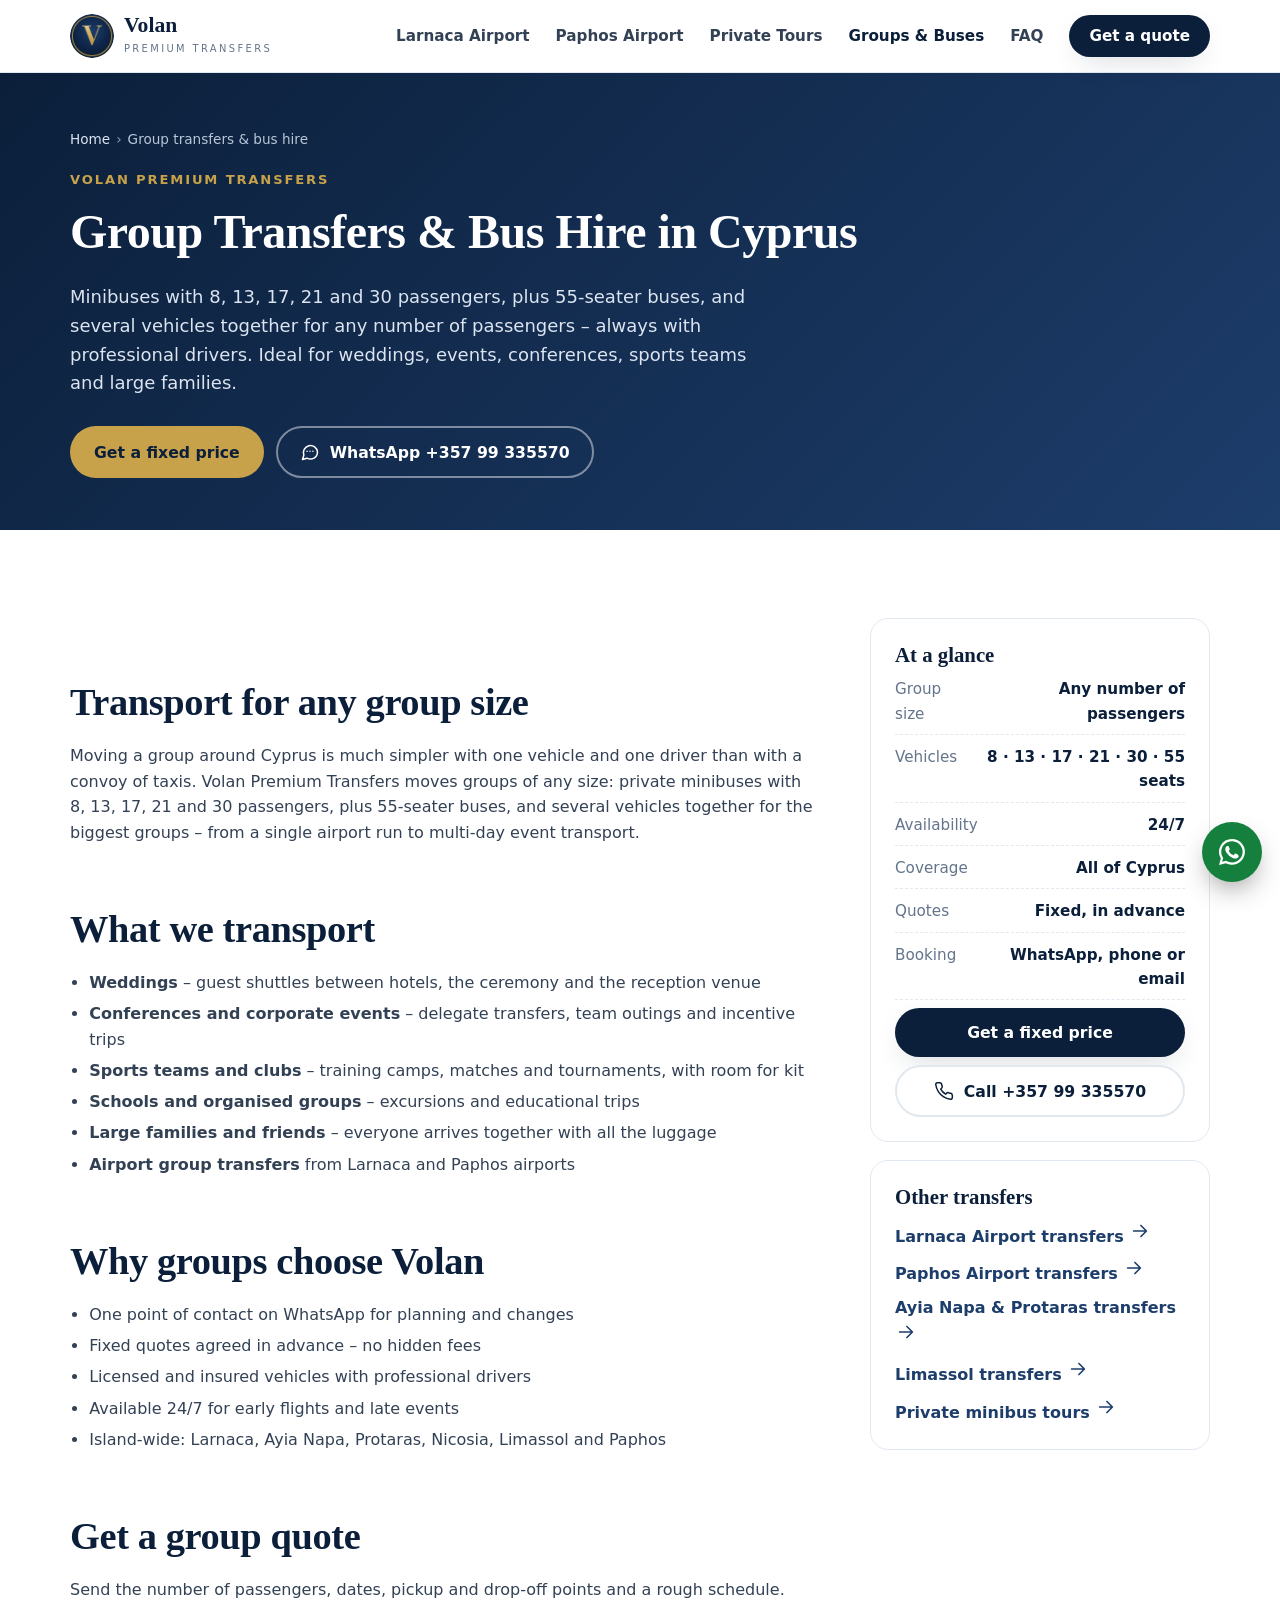
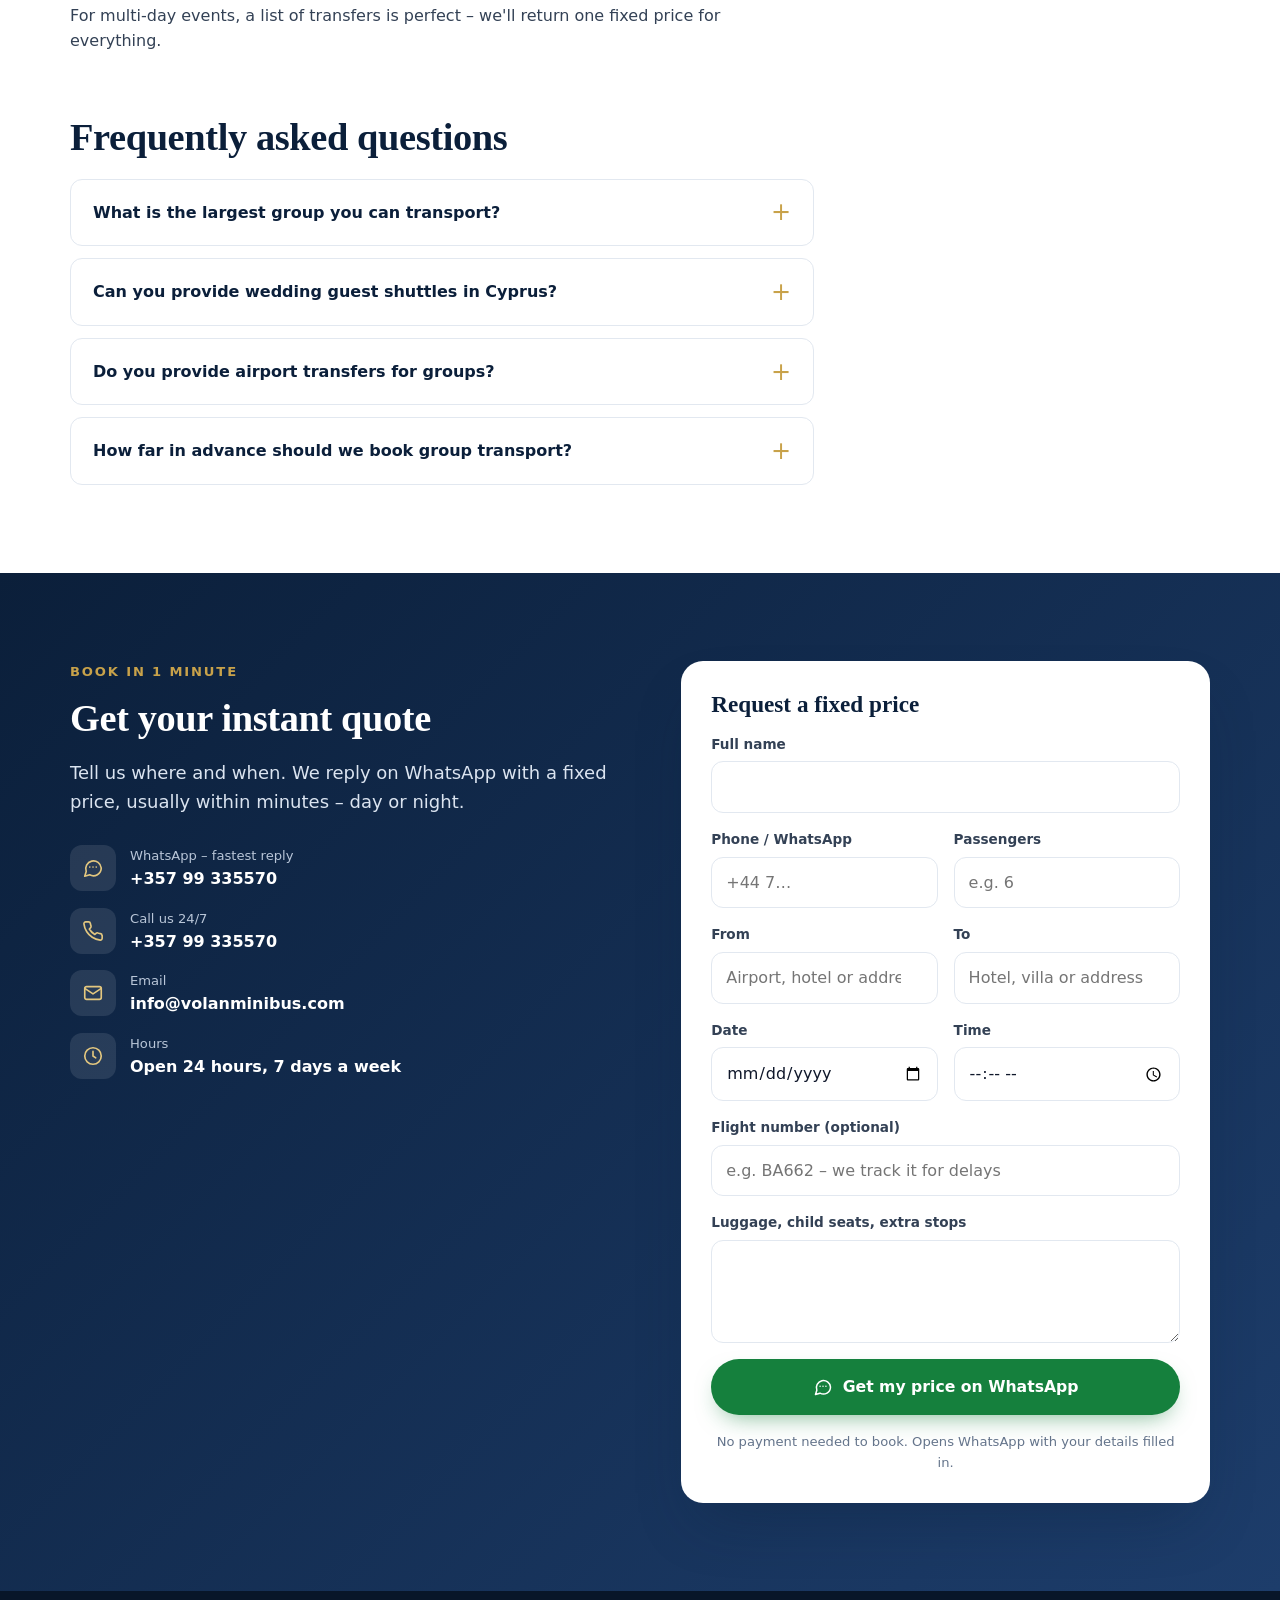
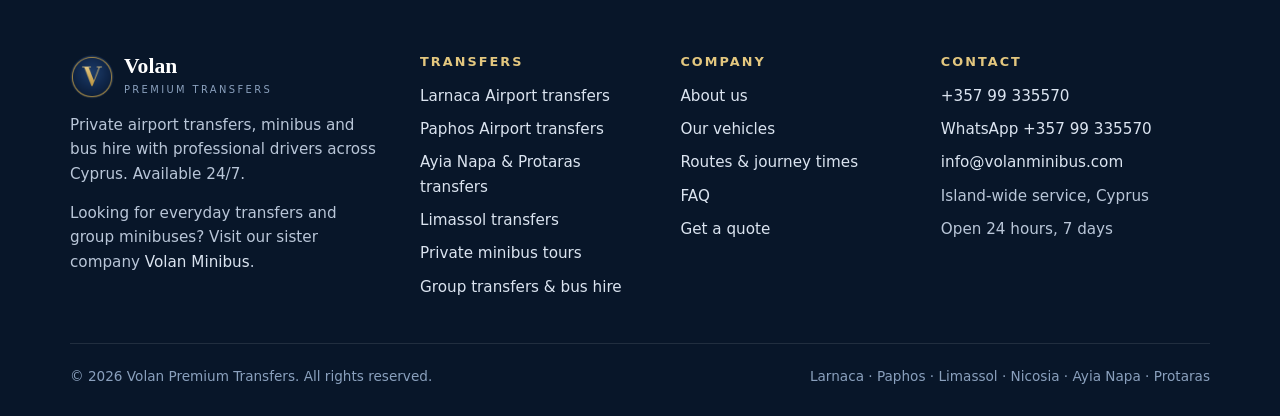
<file: group-bus-hire-cyprus/index.html>
<!DOCTYPE html>
<html lang="en">
<head>
<meta charset="utf-8">
<meta name="viewport" content="width=device-width, initial-scale=1">
<title>Group Transfers &amp; Bus Hire with Driver in Cyprus | Volan</title>
<meta name="description" content="Minibus and bus hire with driver in Cyprus – 8 to 55 passengers, any group size: weddings, conferences, sports teams and events. Group airport transfers 24/7.">
<link rel="canonical" href="https://volanpremiumtransfers.com/group-bus-hire-cyprus/">
<meta name="robots" content="index, follow, max-image-preview:large">
<meta name="theme-color" content="#0b1f3a">
<link rel="icon" href="/favicon.ico" sizes="any">
<link rel="apple-touch-icon" href="/apple-touch-icon.png">
<meta property="og:type" content="website">
<meta property="og:site_name" content="Volan Premium Transfers">
<meta property="og:locale" content="en_GB">
<meta property="og:title" content="Group Transfers &amp; Bus Hire with Driver in Cyprus | Volan">
<meta property="og:description" content="Minibus and bus hire with driver in Cyprus – 8 to 55 passengers, any group size: weddings, conferences, sports teams and events. Group airport transfers 24/7.">
<meta property="og:url" content="https://volanpremiumtransfers.com/group-bus-hire-cyprus/">
<meta property="og:image" content="https://volanpremiumtransfers.com/assets/img/og-image.jpg">
<meta property="og:image:width" content="1200">
<meta property="og:image:height" content="630">
<meta property="og:image:alt" content="Volan Premium Transfers – airport and private minibus transfers in Cyprus">
<meta name="twitter:card" content="summary_large_image">
<meta name="twitter:title" content="Group Transfers &amp; Bus Hire with Driver in Cyprus | Volan">
<meta name="twitter:description" content="Minibus and bus hire with driver in Cyprus – 8 to 55 passengers, any group size: weddings, conferences, sports teams and events. Group airport transfers 24/7.">
<meta name="twitter:image" content="https://volanpremiumtransfers.com/assets/img/og-image.jpg">

<link rel="stylesheet" href="/assets/css/site.css?v=6a597de7">
<script async src="https://www.googletagmanager.com/gtag/js?id=G-36GFT8VNKB"></script>
<script>window.dataLayer=window.dataLayer||[];function gtag(){dataLayer.push(arguments);}gtag('js',new Date());gtag('config','G-36GFT8VNKB');</script>
<script type="application/ld+json">{
 "@context": "https://schema.org",
 "@type": "BreadcrumbList",
 "itemListElement": [
  {
   "@type": "ListItem",
   "position": 1,
   "name": "Home",
   "item": "https://volanpremiumtransfers.com/"
  },
  {
   "@type": "ListItem",
   "position": 2,
   "name": "Group transfers & bus hire"
  }
 ]
}</script>
<script type="application/ld+json">{
 "@context": "https://schema.org",
 "@type": "Service",
 "@id": "https://volanpremiumtransfers.com/group-bus-hire-cyprus/#service",
 "name": "Group transfers and bus hire in Cyprus",
 "serviceType": "Private transfer",
 "description": "Minibus and bus hire with driver in Cyprus – 8 to 55 passengers, any group size: weddings, conferences, sports teams and events. Group airport transfers 24/7.",
 "url": "https://volanpremiumtransfers.com/group-bus-hire-cyprus/",
 "provider": {
  "@id": "https://volanpremiumtransfers.com/#business"
 },
 "areaServed": [
  {
   "@type": "Place",
   "name": "Cyprus"
  },
  {
   "@type": "Place",
   "name": "Larnaca"
  },
  {
   "@type": "Place",
   "name": "Paphos"
  },
  {
   "@type": "Place",
   "name": "Limassol"
  },
  {
   "@type": "Place",
   "name": "Nicosia"
  },
  {
   "@type": "Place",
   "name": "Ayia Napa"
  },
  {
   "@type": "Place",
   "name": "Protaras"
  }
 ],
 "availableChannel": {
  "@type": "ServiceChannel",
  "servicePhone": "+35799335570",
  "serviceUrl": "https://volanpremiumtransfers.com/#quote"
 }
}</script>
<script type="application/ld+json">{
 "@context": "https://schema.org",
 "@type": "FAQPage",
 "mainEntity": [
  {
   "@type": "Question",
   "name": "What is the largest group you can transport?",
   "acceptedAnswer": {
    "@type": "Answer",
    "text": "There is no limit. Our largest bus takes 55 passengers, and we combine several vehicles so any number of people can travel together."
   }
  },
  {
   "@type": "Question",
   "name": "Can you provide wedding guest shuttles in Cyprus?",
   "acceptedAnswer": {
    "@type": "Answer",
    "text": "Yes. We run shuttles between hotels, ceremony and reception venues, including late-night returns."
   }
  },
  {
   "@type": "Question",
   "name": "Do you provide airport transfers for groups?",
   "acceptedAnswer": {
    "@type": "Answer",
    "text": "Yes. We collect groups from Larnaca and Paphos airports with minibuses and buses for 8 to 55 passengers – and several vehicles for bigger groups – with room for luggage."
   }
  },
  {
   "@type": "Question",
   "name": "How far in advance should we book group transport?",
   "acceptedAnswer": {
    "@type": "Answer",
    "text": "As early as possible, especially for the larger minibuses in the summer season and for weddings. Short-notice requests are welcome – message us and we'll check availability."
   }
  }
 ]
}</script>
</head>
<body>
<a class="skip" href="#main">Skip to content</a>
<header class="site-header">
 <div class="wrap nav">
  <a class="brand" href="/">
   <img src="/assets/img/brand-96.png" srcset="/assets/img/brand-96.png 1x, /assets/img/brand-192.png 2x" width="44" height="44" alt="">
   <span><b>Volan</b><small>Premium Transfers</small></span>
  </a>
  <button class="menu-toggle" type="button" aria-controls="menu" aria-expanded="false" aria-label="Open menu"><svg class="icon" viewBox="0 0 24 24" aria-hidden="true"><path d="M4 7h16M4 12h16M4 17h16"/></svg></button>
  <nav id="menu" class="menu" aria-label="Main">
   <a href="/larnaca-airport-transfers/">Larnaca Airport</a><a href="/paphos-airport-transfers/">Paphos Airport</a><a href="/private-tours-cyprus/">Private Tours</a><a href="/group-bus-hire-cyprus/" aria-current="page">Groups &amp; Buses</a><a href="/#faq">FAQ</a>
   <a class="btn btn-primary" href="/#quote">Get a quote</a>
  </nav>
 </div>
</header>
<main id="main">
<section class="page-hero"><div class="wrap"><nav class="crumbs" aria-label="Breadcrumb"><ol><li><a href="/">Home</a></li><li aria-current="page">Group transfers &amp; bus hire</li></ol></nav>
 <span class="eyebrow">Volan Premium Transfers</span>
 <h1>Group Transfers &amp; Bus Hire in Cyprus</h1>
 <p class="lead">Minibuses with 8, 13, 17, 21 and 30 passengers, plus 55-seater buses, and several vehicles together for any number of passengers – always with professional drivers. Ideal for weddings, events, conferences, sports teams and large families.</p>
 <div class="hero-ctas"><a class="btn btn-gold" href="#quote">Get a fixed price</a><a class="btn btn-ghost" href="https://wa.me/35799335570" target="_blank" rel="noopener" data-loc="hero"><svg class="icon" viewBox="0 0 24 24" aria-hidden="true"><path d="M21 12a8.5 8.5 0 0 1-12.6 7.4L3 21l1.6-5.2A8.5 8.5 0 1 1 21 12z"/><path d="M8.5 11h.01M12 11h.01M15.5 11h.01"/></svg> WhatsApp +357 99 335570</a></div>
</div></section>
<section class="section"><div class="wrap layout">
 <article class="prose"><h2>Transport for any group size</h2>
<p>Moving a group around Cyprus is much simpler with one vehicle and one driver than with a convoy of taxis. Volan Premium Transfers moves groups of any size: private minibuses with 8, 13, 17, 21 and 30 passengers, plus 55-seater buses, and several vehicles together for the biggest groups – from a single airport run to multi-day event transport.</p>
<h2>What we transport</h2>
<ul>
<li><strong>Weddings</strong> – guest shuttles between hotels, the ceremony and the reception venue</li>
<li><strong>Conferences and corporate events</strong> – delegate transfers, team outings and incentive trips</li>
<li><strong>Sports teams and clubs</strong> – training camps, matches and tournaments, with room for kit</li>
<li><strong>Schools and organised groups</strong> – excursions and educational trips</li>
<li><strong>Large families and friends</strong> – everyone arrives together with all the luggage</li>
<li><strong>Airport group transfers</strong> from Larnaca and Paphos airports</li>
</ul>
<h2>Why groups choose Volan</h2>
<ul>
<li>One point of contact on WhatsApp for planning and changes</li>
<li>Fixed quotes agreed in advance – no hidden fees</li>
<li>Licensed and insured vehicles with professional drivers</li>
<li>Available 24/7 for early flights and late events</li>
<li>Island-wide: Larnaca, Ayia Napa, Protaras, Nicosia, Limassol and Paphos</li>
</ul>
<h2>Get a group quote</h2>
<p>Send the number of passengers, dates, pickup and drop-off points and a rough schedule. For multi-day events, a list of transfers is perfect – we'll return one fixed price for everything.</p>
  <h2>Frequently asked questions</h2>
  <div class="faq"><details><summary>What is the largest group you can transport?</summary><p>There is no limit. Our largest bus takes 55 passengers, and we combine several vehicles so any number of people can travel together.</p></details><details><summary>Can you provide wedding guest shuttles in Cyprus?</summary><p>Yes. We run shuttles between hotels, ceremony and reception venues, including late-night returns.</p></details><details><summary>Do you provide airport transfers for groups?</summary><p>Yes. We collect groups from Larnaca and Paphos airports with minibuses and buses for 8 to 55 passengers – and several vehicles for bigger groups – with room for luggage.</p></details><details><summary>How far in advance should we book group transport?</summary><p>As early as possible, especially for the larger minibuses in the summer season and for weddings. Short-notice requests are welcome – message us and we'll check availability.</p></details></div>
 </article>
 <aside class="aside">
  <div class="card"><h3>At a glance</h3><ul class="facts"><li><span>Group size</span><span>Any number of passengers</span></li><li><span>Vehicles</span><span>8 · 13 · 17 · 21 · 30 · 55 seats</span></li><li><span>Availability</span><span>24/7</span></li><li><span>Coverage</span><span>All of Cyprus</span></li><li><span>Quotes</span><span>Fixed, in advance</span></li><li><span>Booking</span><span>WhatsApp, phone or email</span></li></ul>
   <a class="btn btn-primary" href="#quote">Get a fixed price</a>
   <a class="btn btn-outline" href="tel:+35799335570" data-loc="aside"><svg class="icon" viewBox="0 0 24 24" aria-hidden="true"><path d="M22 16.9v3a2 2 0 0 1-2.2 2 19.8 19.8 0 0 1-8.6-3.1 19.5 19.5 0 0 1-6-6A19.8 19.8 0 0 1 2.1 4.2 2 2 0 0 1 4.1 2h3a2 2 0 0 1 2 1.7c.1.9.4 1.8.7 2.7a2 2 0 0 1-.5 2.1L8 9.8a16 16 0 0 0 6 6l1.3-1.3a2 2 0 0 1 2.1-.4c.9.3 1.8.6 2.7.7a2 2 0 0 1 1.7 2z"/></svg> Call +357 99 335570</a></div>
  <div class="card"><h3>Other transfers</h3><ul class="links"><li><a href="/larnaca-airport-transfers/">Larnaca Airport transfers <svg class="icon" viewBox="0 0 24 24" aria-hidden="true"><path d="M5 12h14M13 6l6 6-6 6"/></svg></a></li><li><a href="/paphos-airport-transfers/">Paphos Airport transfers <svg class="icon" viewBox="0 0 24 24" aria-hidden="true"><path d="M5 12h14M13 6l6 6-6 6"/></svg></a></li><li><a href="/ayia-napa-protaras-transfers/">Ayia Napa &amp; Protaras transfers <svg class="icon" viewBox="0 0 24 24" aria-hidden="true"><path d="M5 12h14M13 6l6 6-6 6"/></svg></a></li><li><a href="/limassol-transfers/">Limassol transfers <svg class="icon" viewBox="0 0 24 24" aria-hidden="true"><path d="M5 12h14M13 6l6 6-6 6"/></svg></a></li><li><a href="/private-tours-cyprus/">Private minibus tours <svg class="icon" viewBox="0 0 24 24" aria-hidden="true"><path d="M5 12h14M13 6l6 6-6 6"/></svg></a></li></ul></div>
 </aside>
</div></section>
<section id="quote" class="section quote">
 <div class="wrap split">
  <div>
   <span class="eyebrow">Book in 1 minute</span>
   <h2>Get your instant quote</h2>
   <p class="lead">Tell us where and when. We reply on WhatsApp with a fixed price, usually within minutes – day or night.</p>
   <ul class="contact-list">
    <li><span class="ico"><svg class="icon" viewBox="0 0 24 24" aria-hidden="true"><path d="M21 12a8.5 8.5 0 0 1-12.6 7.4L3 21l1.6-5.2A8.5 8.5 0 1 1 21 12z"/><path d="M8.5 11h.01M12 11h.01M15.5 11h.01"/></svg></span><span><small>WhatsApp – fastest reply</small><a href="https://wa.me/35799335570" target="_blank" rel="noopener" data-loc="quote">+357 99 335570</a></span></li>
    <li><span class="ico"><svg class="icon" viewBox="0 0 24 24" aria-hidden="true"><path d="M22 16.9v3a2 2 0 0 1-2.2 2 19.8 19.8 0 0 1-8.6-3.1 19.5 19.5 0 0 1-6-6A19.8 19.8 0 0 1 2.1 4.2 2 2 0 0 1 4.1 2h3a2 2 0 0 1 2 1.7c.1.9.4 1.8.7 2.7a2 2 0 0 1-.5 2.1L8 9.8a16 16 0 0 0 6 6l1.3-1.3a2 2 0 0 1 2.1-.4c.9.3 1.8.6 2.7.7a2 2 0 0 1 1.7 2z"/></svg></span><span><small>Call us 24/7</small><a href="tel:+35799335570" data-loc="quote">+357 99 335570</a></span></li>
    <li><span class="ico"><svg class="icon" viewBox="0 0 24 24" aria-hidden="true"><rect x="3" y="5" width="18" height="14" rx="2"/><path d="m3 7 9 6 9-6"/></svg></span><span><small>Email</small><a href="mailto:info@volanminibus.com" data-loc="quote">info@volanminibus.com</a></span></li>
    <li><span class="ico"><svg class="icon" viewBox="0 0 24 24" aria-hidden="true"><circle cx="12" cy="12" r="9"/><path d="M12 7v5l3 2"/></svg></span><span><small>Hours</small><b>Open 24 hours, 7 days a week</b></span></li>
   </ul>
  </div>
  <form id="quote-form" class="form">
   <h3>Request a fixed price</h3>
   <div class="field full"><label for="q-name">Full name</label><input id="q-name" name="name" autocomplete="name" required></div>
   <div class="field"><label for="q-phone">Phone / WhatsApp</label><input id="q-phone" name="phone" type="tel" autocomplete="tel" placeholder="+44 7…" required></div>
   <div class="field"><label for="q-pax">Passengers</label><input id="q-pax" name="pax" type="number" min="1" inputmode="numeric" placeholder="e.g. 6"></div>
   <div class="field"><label for="q-pickup">From</label><input id="q-pickup" name="pickup" list="places" placeholder="Airport, hotel or address" required></div>
   <div class="field"><label for="q-dropoff">To</label><input id="q-dropoff" name="dropoff" list="places" placeholder="Hotel, villa or address" required></div>
   <div class="field"><label for="q-date">Date</label><input id="q-date" name="date" type="date" required></div>
   <div class="field"><label for="q-time">Time</label><input id="q-time" name="time" type="time" required></div>
   <div class="field full"><label for="q-flight">Flight number (optional)</label><input id="q-flight" name="flight" placeholder="e.g. BA662 – we track it for delays"></div>
   <div class="field full"><label for="q-notes">Luggage, child seats, extra stops</label><textarea id="q-notes" name="notes" rows="3"></textarea></div>
   <datalist id="places"><option value="Larnaca Airport (LCA)"><option value="Paphos Airport (PFO)"><option value="Ayia Napa"><option value="Protaras"><option value="Larnaca"><option value="Limassol"><option value="Nicosia"><option value="Paphos"><option value="Coral Bay"><option value="Polis / Latchi"><option value="Troodos"></datalist>
   <button class="btn btn-wa" type="submit"><svg class="icon" viewBox="0 0 24 24" aria-hidden="true"><path d="M21 12a8.5 8.5 0 0 1-12.6 7.4L3 21l1.6-5.2A8.5 8.5 0 1 1 21 12z"/><path d="M8.5 11h.01M12 11h.01M15.5 11h.01"/></svg> Get my price on WhatsApp</button>
   <p class="fine">No payment needed to book. Opens WhatsApp with your details filled in.</p>
  </form>
 </div>
</section>

</main>
<footer class="site-footer">
 <div class="wrap">
  <div class="foot-grid">
   <div>
    <a class="brand" href="/"><img src="/assets/img/brand-96.png" srcset="/assets/img/brand-96.png 1x, /assets/img/brand-192.png 2x" width="44" height="44" alt="" loading="lazy"><span><b>Volan</b><small>Premium Transfers</small></span></a>
    <p>Private airport transfers, minibus and bus hire with professional drivers across Cyprus. Available 24/7.</p>
    <p>Looking for everyday transfers and group minibuses? Visit our sister company <a href="https://volanminibus.com/">Volan Minibus</a>.</p>
   </div>
   <div><h2>Transfers</h2><ul><li><a href="/larnaca-airport-transfers/">Larnaca Airport transfers</a></li><li><a href="/paphos-airport-transfers/">Paphos Airport transfers</a></li><li><a href="/ayia-napa-protaras-transfers/">Ayia Napa &amp; Protaras transfers</a></li><li><a href="/limassol-transfers/">Limassol transfers</a></li><li><a href="/private-tours-cyprus/">Private minibus tours</a></li><li><a href="/group-bus-hire-cyprus/">Group transfers &amp; bus hire</a></li></ul></div>
   <div><h2>Company</h2><ul><li><a href="/#about">About us</a></li><li><a href="/#fleet">Our vehicles</a></li><li><a href="/#routes">Routes &amp; journey times</a></li><li><a href="/#faq">FAQ</a></li><li><a href="/#quote">Get a quote</a></li></ul></div>
   <div><h2>Contact</h2><ul>
    <li><a href="tel:+35799335570" data-loc="footer">+357 99 335570</a></li>
    <li><a href="https://wa.me/35799335570" target="_blank" rel="noopener" data-loc="footer">WhatsApp +357 99 335570</a></li>
    <li><a href="mailto:info@volanminibus.com" data-loc="footer">info@volanminibus.com</a></li>
    <li>Island-wide service, Cyprus</li>
    <li>Open 24 hours, 7 days</li>
   </ul></div>
  </div>
  <div class="foot-bottom"><span>© <span id="year">2026</span> Volan Premium Transfers. All rights reserved.</span><span>Larnaca · Paphos · Limassol · Nicosia · Ayia Napa · Protaras</span></div>
 </div>
</footer>
<a class="wa-float" href="https://wa.me/35799335570" target="_blank" rel="noopener" aria-label="Chat with us on WhatsApp" data-loc="float"><svg viewBox="0 0 24 24" aria-hidden="true"><path d="M12 2.2A9.7 9.7 0 0 0 3.6 16.8L2.3 21.7l5-1.3A9.7 9.7 0 1 0 12 2.2zm0 17.7a8 8 0 0 1-4.1-1.1l-.3-.2-3 .8.8-2.9-.2-.3A8 8 0 1 1 12 19.9zm4.4-6c-.2-.1-1.4-.7-1.7-.8-.2-.1-.4-.1-.5.1l-.8 1c-.1.2-.3.2-.5.1a6.6 6.6 0 0 1-3.3-2.9c-.2-.4.2-.4.7-1.3.1-.2 0-.3 0-.4l-.8-1.8c-.2-.5-.4-.4-.5-.4h-.5a.9.9 0 0 0-.7.3 2.8 2.8 0 0 0-.9 2.1 4.9 4.9 0 0 0 1 2.6 11.2 11.2 0 0 0 4.3 3.8c1.6.7 2.2.7 3 .6.5-.1 1.4-.6 1.6-1.1.2-.6.2-1 .1-1.1l-.5-.3z"/></svg></a>
<script src="/assets/js/site.js?v=d14ae8ff" defer></script>
</body>
</html>
</file>
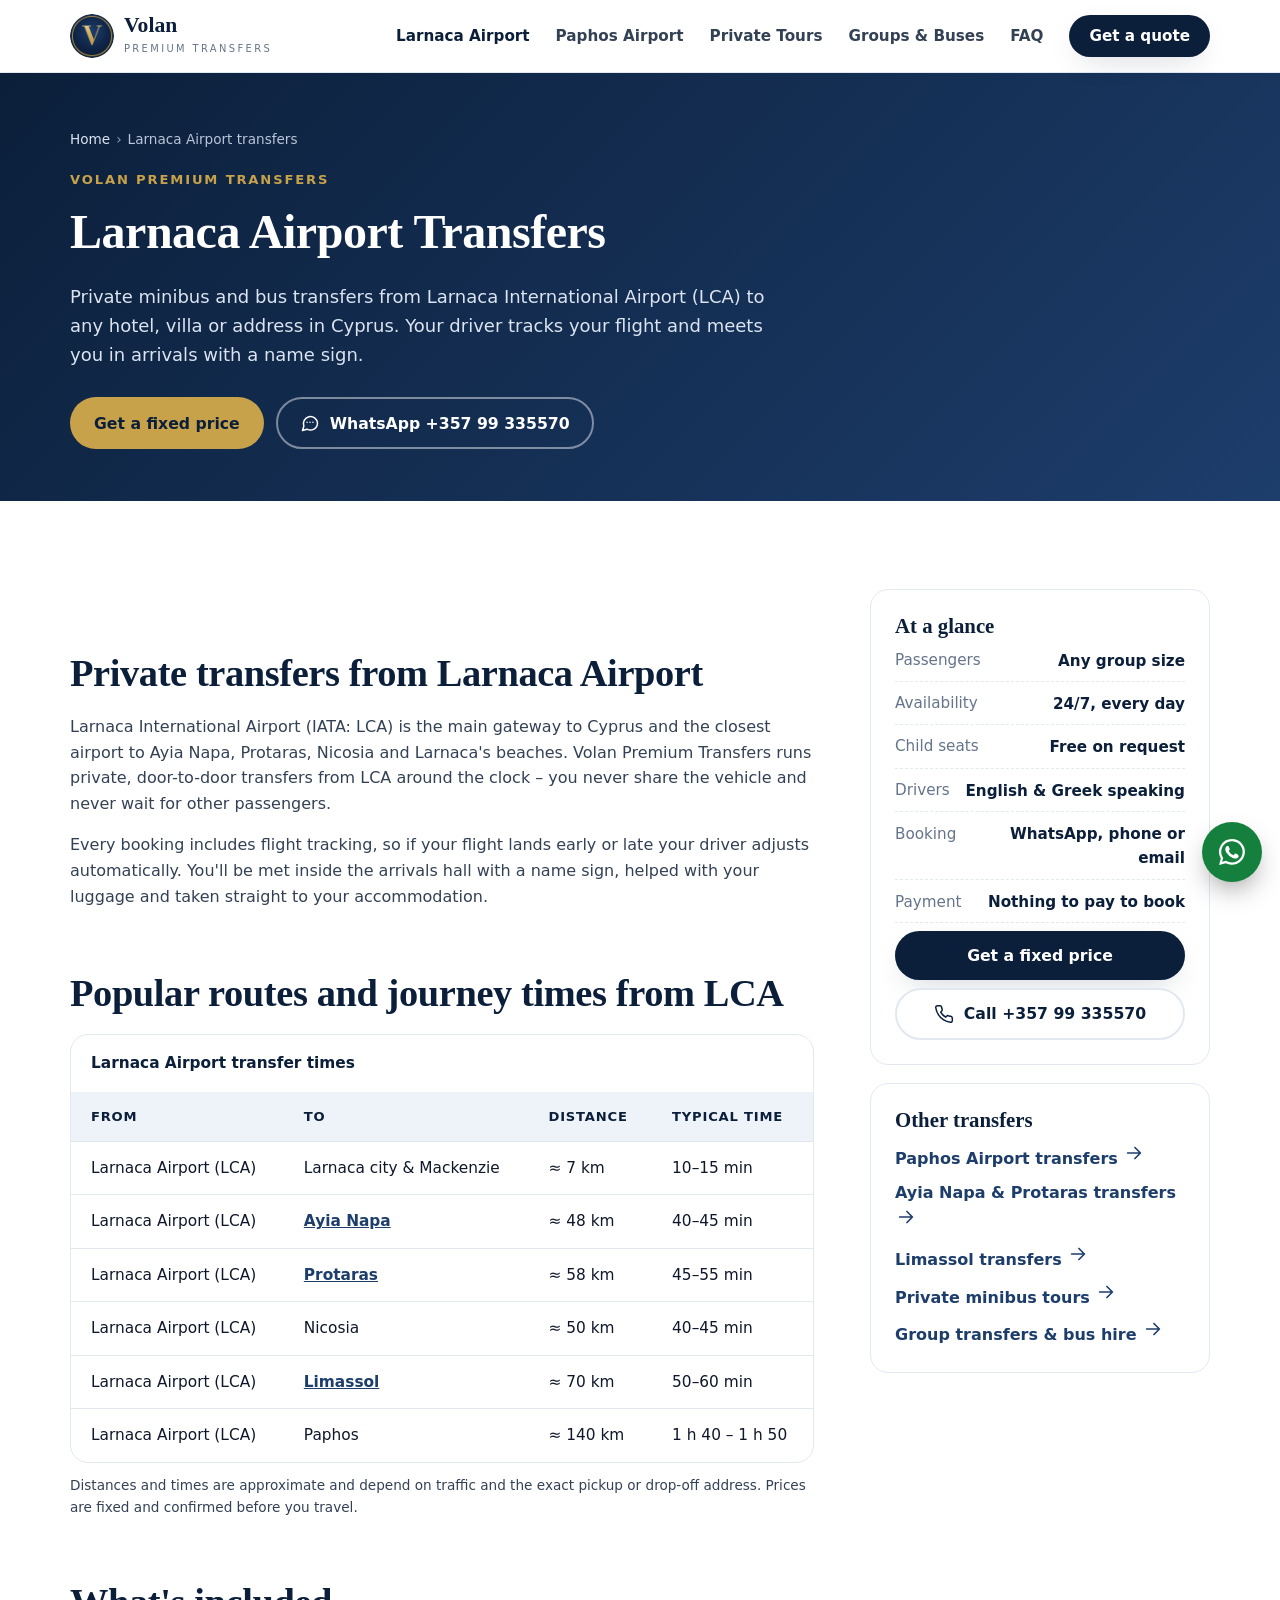
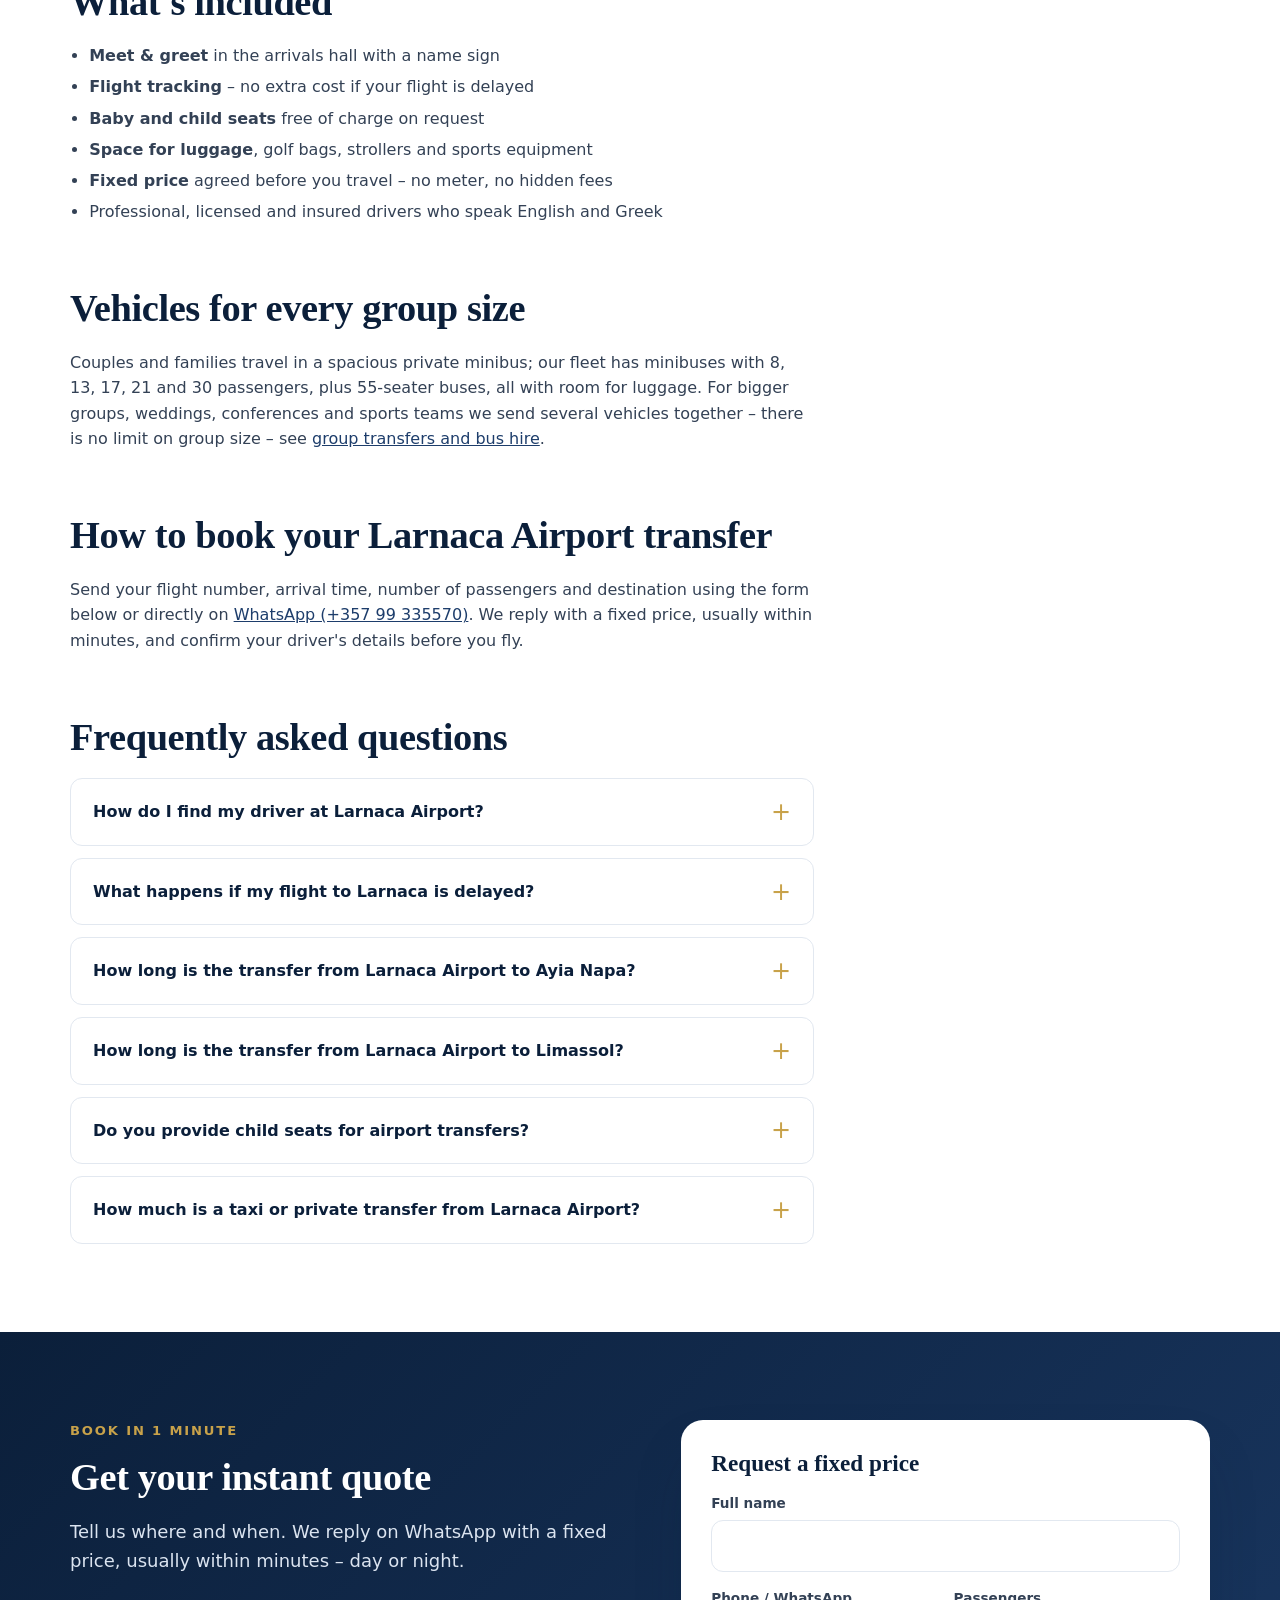
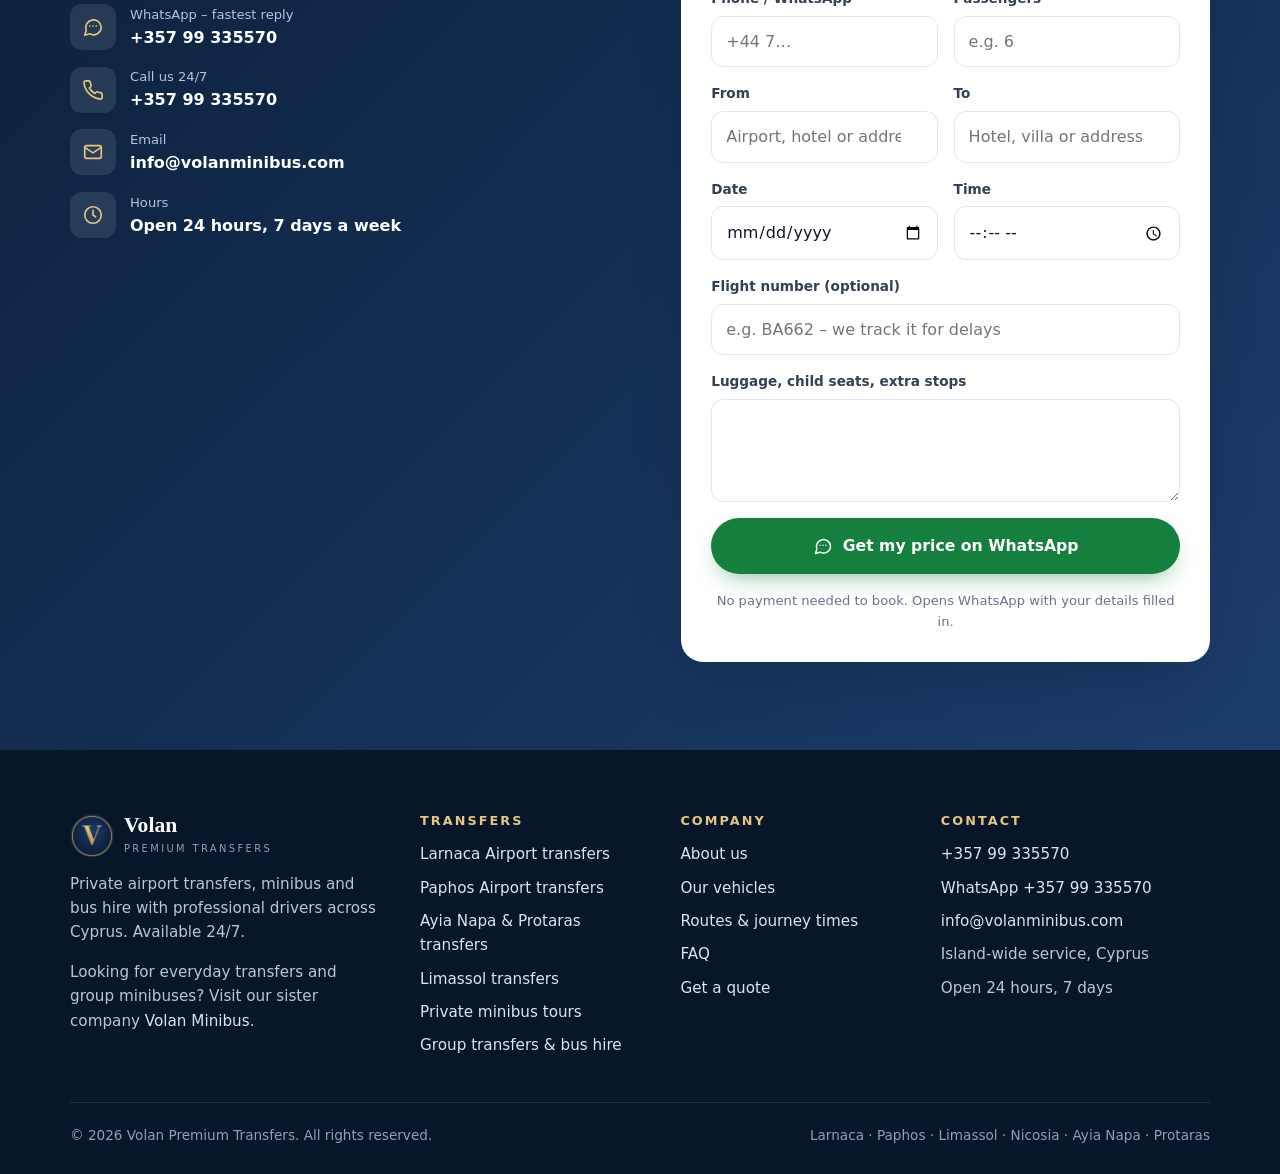
<file: larnaca-airport-transfers/index.html>
<!DOCTYPE html>
<html lang="en">
<head>
<meta charset="utf-8">
<meta name="viewport" content="width=device-width, initial-scale=1">
<title>Larnaca Airport Transfers (LCA) | Private Minibus 24/7 | Volan</title>
<meta name="description" content="Private Larnaca Airport (LCA) transfers to Ayia Napa, Protaras, Limassol &amp; Nicosia. Meet &amp; greet, flight tracking, free child seats, any group size. 24/7.">
<link rel="canonical" href="https://volanpremiumtransfers.com/larnaca-airport-transfers/">
<meta name="robots" content="index, follow, max-image-preview:large">
<meta name="theme-color" content="#0b1f3a">
<link rel="icon" href="/favicon.ico" sizes="any">
<link rel="apple-touch-icon" href="/apple-touch-icon.png">
<meta property="og:type" content="website">
<meta property="og:site_name" content="Volan Premium Transfers">
<meta property="og:locale" content="en_GB">
<meta property="og:title" content="Larnaca Airport Transfers (LCA) | Private Minibus 24/7 | Volan">
<meta property="og:description" content="Private Larnaca Airport (LCA) transfers to Ayia Napa, Protaras, Limassol &amp; Nicosia. Meet &amp; greet, flight tracking, free child seats, any group size. 24/7.">
<meta property="og:url" content="https://volanpremiumtransfers.com/larnaca-airport-transfers/">
<meta property="og:image" content="https://volanpremiumtransfers.com/assets/img/og-image.jpg">
<meta property="og:image:width" content="1200">
<meta property="og:image:height" content="630">
<meta property="og:image:alt" content="Volan Premium Transfers – airport and private minibus transfers in Cyprus">
<meta name="twitter:card" content="summary_large_image">
<meta name="twitter:title" content="Larnaca Airport Transfers (LCA) | Private Minibus 24/7 | Volan">
<meta name="twitter:description" content="Private Larnaca Airport (LCA) transfers to Ayia Napa, Protaras, Limassol &amp; Nicosia. Meet &amp; greet, flight tracking, free child seats, any group size. 24/7.">
<meta name="twitter:image" content="https://volanpremiumtransfers.com/assets/img/og-image.jpg">

<link rel="stylesheet" href="/assets/css/site.css?v=6a597de7">
<script async src="https://www.googletagmanager.com/gtag/js?id=G-36GFT8VNKB"></script>
<script>window.dataLayer=window.dataLayer||[];function gtag(){dataLayer.push(arguments);}gtag('js',new Date());gtag('config','G-36GFT8VNKB');</script>
<script type="application/ld+json">{
 "@context": "https://schema.org",
 "@type": "BreadcrumbList",
 "itemListElement": [
  {
   "@type": "ListItem",
   "position": 1,
   "name": "Home",
   "item": "https://volanpremiumtransfers.com/"
  },
  {
   "@type": "ListItem",
   "position": 2,
   "name": "Larnaca Airport transfers"
  }
 ]
}</script>
<script type="application/ld+json">{
 "@context": "https://schema.org",
 "@type": "Service",
 "@id": "https://volanpremiumtransfers.com/larnaca-airport-transfers/#service",
 "name": "Larnaca Airport transfers",
 "serviceType": "Private transfer",
 "description": "Private Larnaca Airport (LCA) transfers to Ayia Napa, Protaras, Limassol & Nicosia. Meet & greet, flight tracking, free child seats, any group size. 24/7.",
 "url": "https://volanpremiumtransfers.com/larnaca-airport-transfers/",
 "provider": {
  "@id": "https://volanpremiumtransfers.com/#business"
 },
 "areaServed": [
  {
   "@type": "Place",
   "name": "Larnaca International Airport"
  },
  {
   "@type": "Place",
   "name": "Larnaca"
  },
  {
   "@type": "Place",
   "name": "Ayia Napa"
  },
  {
   "@type": "Place",
   "name": "Protaras"
  },
  {
   "@type": "Place",
   "name": "Nicosia"
  },
  {
   "@type": "Place",
   "name": "Limassol"
  },
  {
   "@type": "Place",
   "name": "Paphos"
  }
 ],
 "availableChannel": {
  "@type": "ServiceChannel",
  "servicePhone": "+35799335570",
  "serviceUrl": "https://volanpremiumtransfers.com/#quote"
 }
}</script>
<script type="application/ld+json">{
 "@context": "https://schema.org",
 "@type": "FAQPage",
 "mainEntity": [
  {
   "@type": "Question",
   "name": "How do I find my driver at Larnaca Airport?",
   "acceptedAnswer": {
    "@type": "Answer",
    "text": "Your driver waits in the arrivals hall of Larnaca International Airport holding a sign with your name. You also receive the driver's phone number on WhatsApp before you land."
   }
  },
  {
   "@type": "Question",
   "name": "What happens if my flight to Larnaca is delayed?",
   "acceptedAnswer": {
    "@type": "Answer",
    "text": "We track every flight, so your driver adjusts to the actual landing time. There is no extra charge for flight delays."
   }
  },
  {
   "@type": "Question",
   "name": "How long is the transfer from Larnaca Airport to Ayia Napa?",
   "acceptedAnswer": {
    "@type": "Answer",
    "text": "About 40–45 minutes for roughly 48 km, depending on traffic and your hotel's location."
   }
  },
  {
   "@type": "Question",
   "name": "How long is the transfer from Larnaca Airport to Limassol?",
   "acceptedAnswer": {
    "@type": "Answer",
    "text": "About 50–60 minutes for roughly 70 km via the A1/A5 motorway."
   }
  },
  {
   "@type": "Question",
   "name": "Do you provide child seats for airport transfers?",
   "acceptedAnswer": {
    "@type": "Answer",
    "text": "Yes. Baby seats, child seats and boosters are free of charge – just tell us the children's ages when you book."
   }
  },
  {
   "@type": "Question",
   "name": "How much is a taxi or private transfer from Larnaca Airport?",
   "acceptedAnswer": {
    "@type": "Answer",
    "text": "The price depends on the destination, number of passengers, luggage and time of day. Send your details on WhatsApp and we confirm a fixed price within minutes – the price you're quoted is the price you pay."
   }
  }
 ]
}</script>
</head>
<body>
<a class="skip" href="#main">Skip to content</a>
<header class="site-header">
 <div class="wrap nav">
  <a class="brand" href="/">
   <img src="/assets/img/brand-96.png" srcset="/assets/img/brand-96.png 1x, /assets/img/brand-192.png 2x" width="44" height="44" alt="">
   <span><b>Volan</b><small>Premium Transfers</small></span>
  </a>
  <button class="menu-toggle" type="button" aria-controls="menu" aria-expanded="false" aria-label="Open menu"><svg class="icon" viewBox="0 0 24 24" aria-hidden="true"><path d="M4 7h16M4 12h16M4 17h16"/></svg></button>
  <nav id="menu" class="menu" aria-label="Main">
   <a href="/larnaca-airport-transfers/" aria-current="page">Larnaca Airport</a><a href="/paphos-airport-transfers/">Paphos Airport</a><a href="/private-tours-cyprus/">Private Tours</a><a href="/group-bus-hire-cyprus/">Groups &amp; Buses</a><a href="/#faq">FAQ</a>
   <a class="btn btn-primary" href="/#quote">Get a quote</a>
  </nav>
 </div>
</header>
<main id="main">
<section class="page-hero"><div class="wrap"><nav class="crumbs" aria-label="Breadcrumb"><ol><li><a href="/">Home</a></li><li aria-current="page">Larnaca Airport transfers</li></ol></nav>
 <span class="eyebrow">Volan Premium Transfers</span>
 <h1>Larnaca Airport Transfers</h1>
 <p class="lead">Private minibus and bus transfers from Larnaca International Airport (LCA) to any hotel, villa or address in Cyprus. Your driver tracks your flight and meets you in arrivals with a name sign.</p>
 <div class="hero-ctas"><a class="btn btn-gold" href="#quote">Get a fixed price</a><a class="btn btn-ghost" href="https://wa.me/35799335570" target="_blank" rel="noopener" data-loc="hero"><svg class="icon" viewBox="0 0 24 24" aria-hidden="true"><path d="M21 12a8.5 8.5 0 0 1-12.6 7.4L3 21l1.6-5.2A8.5 8.5 0 1 1 21 12z"/><path d="M8.5 11h.01M12 11h.01M15.5 11h.01"/></svg> WhatsApp +357 99 335570</a></div>
</div></section>
<section class="section"><div class="wrap layout">
 <article class="prose"><h2>Private transfers from Larnaca Airport</h2>
<p>Larnaca International Airport (IATA: LCA) is the main gateway to Cyprus and the closest airport to Ayia Napa, Protaras, Nicosia and Larnaca's beaches. Volan Premium Transfers runs private, door-to-door transfers from LCA around the clock – you never share the vehicle and never wait for other passengers.</p>
<p>Every booking includes flight tracking, so if your flight lands early or late your driver adjusts automatically. You'll be met inside the arrivals hall with a name sign, helped with your luggage and taken straight to your accommodation.</p>
<h2>Popular routes and journey times from LCA</h2>
<div class="table-wrap"><table><caption>Larnaca Airport transfer times</caption>
<thead><tr><th scope="col">From</th><th scope="col">To</th><th scope="col">Distance</th><th scope="col">Typical time</th></tr></thead>
<tbody><tr><td>Larnaca Airport (LCA)</td><td>Larnaca city &amp; Mackenzie</td><td>≈ 7 km</td><td>10–15 min</td></tr><tr><td>Larnaca Airport (LCA)</td><td><a href="/ayia-napa-protaras-transfers/">Ayia Napa</a></td><td>≈ 48 km</td><td>40–45 min</td></tr><tr><td>Larnaca Airport (LCA)</td><td><a href="/ayia-napa-protaras-transfers/">Protaras</a></td><td>≈ 58 km</td><td>45–55 min</td></tr><tr><td>Larnaca Airport (LCA)</td><td>Nicosia</td><td>≈ 50 km</td><td>40–45 min</td></tr><tr><td>Larnaca Airport (LCA)</td><td><a href="/limassol-transfers/">Limassol</a></td><td>≈ 70 km</td><td>50–60 min</td></tr><tr><td>Larnaca Airport (LCA)</td><td>Paphos</td><td>≈ 140 km</td><td>1 h 40 – 1 h 50</td></tr></tbody></table></div>
<p class="note">Distances and times are approximate and depend on traffic and the exact pickup or drop-off address. Prices are fixed and confirmed before you travel.</p>
<h2>What's included</h2>
<ul>
<li><strong>Meet &amp; greet</strong> in the arrivals hall with a name sign</li>
<li><strong>Flight tracking</strong> – no extra cost if your flight is delayed</li>
<li><strong>Baby and child seats</strong> free of charge on request</li>
<li><strong>Space for luggage</strong>, golf bags, strollers and sports equipment</li>
<li><strong>Fixed price</strong> agreed before you travel – no meter, no hidden fees</li>
<li>Professional, licensed and insured drivers who speak English and Greek</li>
</ul>
<h2>Vehicles for every group size</h2>
<p>Couples and families travel in a spacious private minibus; our fleet has minibuses with 8, 13, 17, 21 and 30 passengers, plus 55-seater buses, all with room for luggage. For bigger groups, weddings, conferences and sports teams we send several vehicles together – there is no limit on group size – see <a href="/group-bus-hire-cyprus/">group transfers and bus hire</a>.</p>
<h2>How to book your Larnaca Airport transfer</h2>
<p>Send your flight number, arrival time, number of passengers and destination using the form below or directly on <a href="https://wa.me/35799335570" target="_blank" rel="noopener">WhatsApp (+357 99 335570)</a>. We reply with a fixed price, usually within minutes, and confirm your driver's details before you fly.</p>
  <h2>Frequently asked questions</h2>
  <div class="faq"><details><summary>How do I find my driver at Larnaca Airport?</summary><p>Your driver waits in the arrivals hall of Larnaca International Airport holding a sign with your name. You also receive the driver's phone number on WhatsApp before you land.</p></details><details><summary>What happens if my flight to Larnaca is delayed?</summary><p>We track every flight, so your driver adjusts to the actual landing time. There is no extra charge for flight delays.</p></details><details><summary>How long is the transfer from Larnaca Airport to Ayia Napa?</summary><p>About 40–45 minutes for roughly 48 km, depending on traffic and your hotel's location.</p></details><details><summary>How long is the transfer from Larnaca Airport to Limassol?</summary><p>About 50–60 minutes for roughly 70 km via the A1/A5 motorway.</p></details><details><summary>Do you provide child seats for airport transfers?</summary><p>Yes. Baby seats, child seats and boosters are free of charge – just tell us the children's ages when you book.</p></details><details><summary>How much is a taxi or private transfer from Larnaca Airport?</summary><p>The price depends on the destination, number of passengers, luggage and time of day. Send your details on WhatsApp and we confirm a fixed price within minutes – the price you're quoted is the price you pay.</p></details></div>
 </article>
 <aside class="aside">
  <div class="card"><h3>At a glance</h3><ul class="facts"><li><span>Passengers</span><span>Any group size</span></li><li><span>Availability</span><span>24/7, every day</span></li><li><span>Child seats</span><span>Free on request</span></li><li><span>Drivers</span><span>English &amp; Greek speaking</span></li><li><span>Booking</span><span>WhatsApp, phone or email</span></li><li><span>Payment</span><span>Nothing to pay to book</span></li></ul>
   <a class="btn btn-primary" href="#quote">Get a fixed price</a>
   <a class="btn btn-outline" href="tel:+35799335570" data-loc="aside"><svg class="icon" viewBox="0 0 24 24" aria-hidden="true"><path d="M22 16.9v3a2 2 0 0 1-2.2 2 19.8 19.8 0 0 1-8.6-3.1 19.5 19.5 0 0 1-6-6A19.8 19.8 0 0 1 2.1 4.2 2 2 0 0 1 4.1 2h3a2 2 0 0 1 2 1.7c.1.9.4 1.8.7 2.7a2 2 0 0 1-.5 2.1L8 9.8a16 16 0 0 0 6 6l1.3-1.3a2 2 0 0 1 2.1-.4c.9.3 1.8.6 2.7.7a2 2 0 0 1 1.7 2z"/></svg> Call +357 99 335570</a></div>
  <div class="card"><h3>Other transfers</h3><ul class="links"><li><a href="/paphos-airport-transfers/">Paphos Airport transfers <svg class="icon" viewBox="0 0 24 24" aria-hidden="true"><path d="M5 12h14M13 6l6 6-6 6"/></svg></a></li><li><a href="/ayia-napa-protaras-transfers/">Ayia Napa &amp; Protaras transfers <svg class="icon" viewBox="0 0 24 24" aria-hidden="true"><path d="M5 12h14M13 6l6 6-6 6"/></svg></a></li><li><a href="/limassol-transfers/">Limassol transfers <svg class="icon" viewBox="0 0 24 24" aria-hidden="true"><path d="M5 12h14M13 6l6 6-6 6"/></svg></a></li><li><a href="/private-tours-cyprus/">Private minibus tours <svg class="icon" viewBox="0 0 24 24" aria-hidden="true"><path d="M5 12h14M13 6l6 6-6 6"/></svg></a></li><li><a href="/group-bus-hire-cyprus/">Group transfers &amp; bus hire <svg class="icon" viewBox="0 0 24 24" aria-hidden="true"><path d="M5 12h14M13 6l6 6-6 6"/></svg></a></li></ul></div>
 </aside>
</div></section>
<section id="quote" class="section quote">
 <div class="wrap split">
  <div>
   <span class="eyebrow">Book in 1 minute</span>
   <h2>Get your instant quote</h2>
   <p class="lead">Tell us where and when. We reply on WhatsApp with a fixed price, usually within minutes – day or night.</p>
   <ul class="contact-list">
    <li><span class="ico"><svg class="icon" viewBox="0 0 24 24" aria-hidden="true"><path d="M21 12a8.5 8.5 0 0 1-12.6 7.4L3 21l1.6-5.2A8.5 8.5 0 1 1 21 12z"/><path d="M8.5 11h.01M12 11h.01M15.5 11h.01"/></svg></span><span><small>WhatsApp – fastest reply</small><a href="https://wa.me/35799335570" target="_blank" rel="noopener" data-loc="quote">+357 99 335570</a></span></li>
    <li><span class="ico"><svg class="icon" viewBox="0 0 24 24" aria-hidden="true"><path d="M22 16.9v3a2 2 0 0 1-2.2 2 19.8 19.8 0 0 1-8.6-3.1 19.5 19.5 0 0 1-6-6A19.8 19.8 0 0 1 2.1 4.2 2 2 0 0 1 4.1 2h3a2 2 0 0 1 2 1.7c.1.9.4 1.8.7 2.7a2 2 0 0 1-.5 2.1L8 9.8a16 16 0 0 0 6 6l1.3-1.3a2 2 0 0 1 2.1-.4c.9.3 1.8.6 2.7.7a2 2 0 0 1 1.7 2z"/></svg></span><span><small>Call us 24/7</small><a href="tel:+35799335570" data-loc="quote">+357 99 335570</a></span></li>
    <li><span class="ico"><svg class="icon" viewBox="0 0 24 24" aria-hidden="true"><rect x="3" y="5" width="18" height="14" rx="2"/><path d="m3 7 9 6 9-6"/></svg></span><span><small>Email</small><a href="mailto:info@volanminibus.com" data-loc="quote">info@volanminibus.com</a></span></li>
    <li><span class="ico"><svg class="icon" viewBox="0 0 24 24" aria-hidden="true"><circle cx="12" cy="12" r="9"/><path d="M12 7v5l3 2"/></svg></span><span><small>Hours</small><b>Open 24 hours, 7 days a week</b></span></li>
   </ul>
  </div>
  <form id="quote-form" class="form">
   <h3>Request a fixed price</h3>
   <div class="field full"><label for="q-name">Full name</label><input id="q-name" name="name" autocomplete="name" required></div>
   <div class="field"><label for="q-phone">Phone / WhatsApp</label><input id="q-phone" name="phone" type="tel" autocomplete="tel" placeholder="+44 7…" required></div>
   <div class="field"><label for="q-pax">Passengers</label><input id="q-pax" name="pax" type="number" min="1" inputmode="numeric" placeholder="e.g. 6"></div>
   <div class="field"><label for="q-pickup">From</label><input id="q-pickup" name="pickup" list="places" placeholder="Airport, hotel or address" required></div>
   <div class="field"><label for="q-dropoff">To</label><input id="q-dropoff" name="dropoff" list="places" placeholder="Hotel, villa or address" required></div>
   <div class="field"><label for="q-date">Date</label><input id="q-date" name="date" type="date" required></div>
   <div class="field"><label for="q-time">Time</label><input id="q-time" name="time" type="time" required></div>
   <div class="field full"><label for="q-flight">Flight number (optional)</label><input id="q-flight" name="flight" placeholder="e.g. BA662 – we track it for delays"></div>
   <div class="field full"><label for="q-notes">Luggage, child seats, extra stops</label><textarea id="q-notes" name="notes" rows="3"></textarea></div>
   <datalist id="places"><option value="Larnaca Airport (LCA)"><option value="Paphos Airport (PFO)"><option value="Ayia Napa"><option value="Protaras"><option value="Larnaca"><option value="Limassol"><option value="Nicosia"><option value="Paphos"><option value="Coral Bay"><option value="Polis / Latchi"><option value="Troodos"></datalist>
   <button class="btn btn-wa" type="submit"><svg class="icon" viewBox="0 0 24 24" aria-hidden="true"><path d="M21 12a8.5 8.5 0 0 1-12.6 7.4L3 21l1.6-5.2A8.5 8.5 0 1 1 21 12z"/><path d="M8.5 11h.01M12 11h.01M15.5 11h.01"/></svg> Get my price on WhatsApp</button>
   <p class="fine">No payment needed to book. Opens WhatsApp with your details filled in.</p>
  </form>
 </div>
</section>

</main>
<footer class="site-footer">
 <div class="wrap">
  <div class="foot-grid">
   <div>
    <a class="brand" href="/"><img src="/assets/img/brand-96.png" srcset="/assets/img/brand-96.png 1x, /assets/img/brand-192.png 2x" width="44" height="44" alt="" loading="lazy"><span><b>Volan</b><small>Premium Transfers</small></span></a>
    <p>Private airport transfers, minibus and bus hire with professional drivers across Cyprus. Available 24/7.</p>
    <p>Looking for everyday transfers and group minibuses? Visit our sister company <a href="https://volanminibus.com/">Volan Minibus</a>.</p>
   </div>
   <div><h2>Transfers</h2><ul><li><a href="/larnaca-airport-transfers/">Larnaca Airport transfers</a></li><li><a href="/paphos-airport-transfers/">Paphos Airport transfers</a></li><li><a href="/ayia-napa-protaras-transfers/">Ayia Napa &amp; Protaras transfers</a></li><li><a href="/limassol-transfers/">Limassol transfers</a></li><li><a href="/private-tours-cyprus/">Private minibus tours</a></li><li><a href="/group-bus-hire-cyprus/">Group transfers &amp; bus hire</a></li></ul></div>
   <div><h2>Company</h2><ul><li><a href="/#about">About us</a></li><li><a href="/#fleet">Our vehicles</a></li><li><a href="/#routes">Routes &amp; journey times</a></li><li><a href="/#faq">FAQ</a></li><li><a href="/#quote">Get a quote</a></li></ul></div>
   <div><h2>Contact</h2><ul>
    <li><a href="tel:+35799335570" data-loc="footer">+357 99 335570</a></li>
    <li><a href="https://wa.me/35799335570" target="_blank" rel="noopener" data-loc="footer">WhatsApp +357 99 335570</a></li>
    <li><a href="mailto:info@volanminibus.com" data-loc="footer">info@volanminibus.com</a></li>
    <li>Island-wide service, Cyprus</li>
    <li>Open 24 hours, 7 days</li>
   </ul></div>
  </div>
  <div class="foot-bottom"><span>© <span id="year">2026</span> Volan Premium Transfers. All rights reserved.</span><span>Larnaca · Paphos · Limassol · Nicosia · Ayia Napa · Protaras</span></div>
 </div>
</footer>
<a class="wa-float" href="https://wa.me/35799335570" target="_blank" rel="noopener" aria-label="Chat with us on WhatsApp" data-loc="float"><svg viewBox="0 0 24 24" aria-hidden="true"><path d="M12 2.2A9.7 9.7 0 0 0 3.6 16.8L2.3 21.7l5-1.3A9.7 9.7 0 1 0 12 2.2zm0 17.7a8 8 0 0 1-4.1-1.1l-.3-.2-3 .8.8-2.9-.2-.3A8 8 0 1 1 12 19.9zm4.4-6c-.2-.1-1.4-.7-1.7-.8-.2-.1-.4-.1-.5.1l-.8 1c-.1.2-.3.2-.5.1a6.6 6.6 0 0 1-3.3-2.9c-.2-.4.2-.4.7-1.3.1-.2 0-.3 0-.4l-.8-1.8c-.2-.5-.4-.4-.5-.4h-.5a.9.9 0 0 0-.7.3 2.8 2.8 0 0 0-.9 2.1 4.9 4.9 0 0 0 1 2.6 11.2 11.2 0 0 0 4.3 3.8c1.6.7 2.2.7 3 .6.5-.1 1.4-.6 1.6-1.1.2-.6.2-1 .1-1.1l-.5-.3z"/></svg></a>
<script src="/assets/js/site.js?v=d14ae8ff" defer></script>
</body>
</html>
</file>
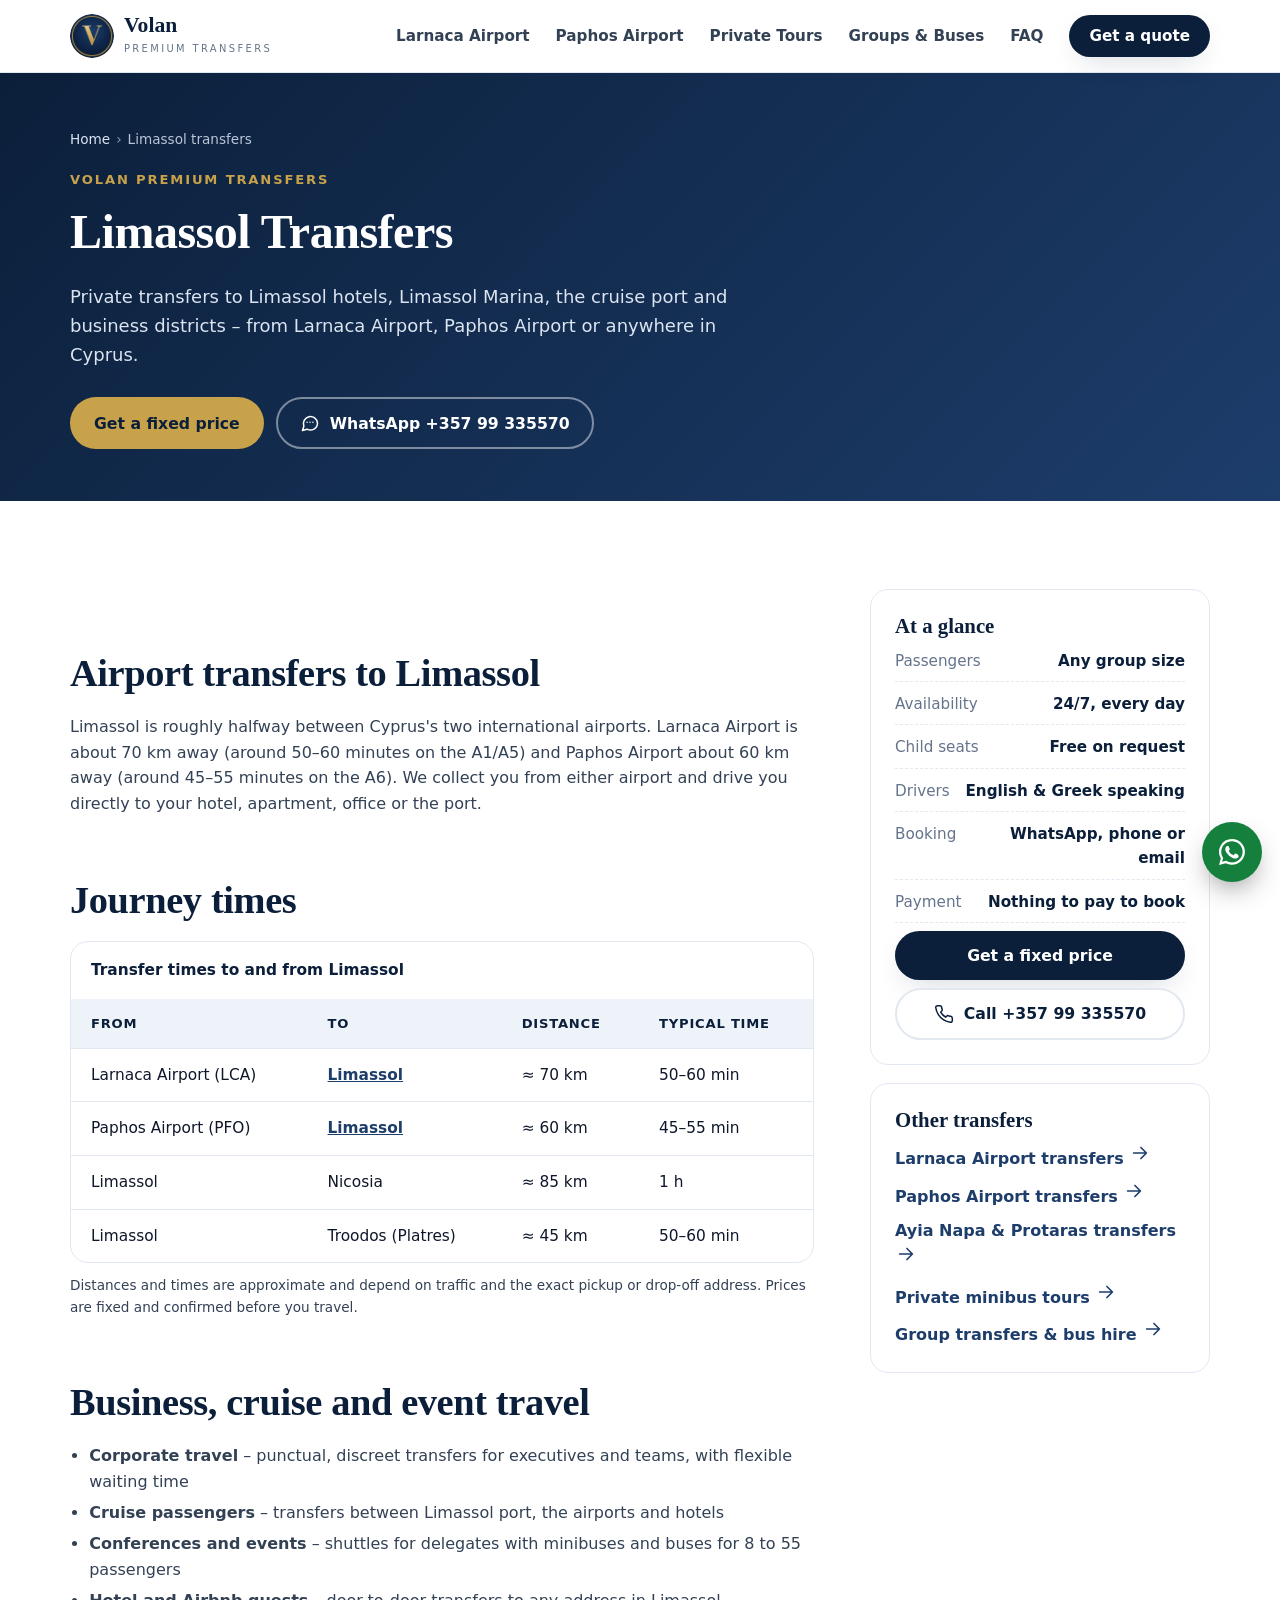
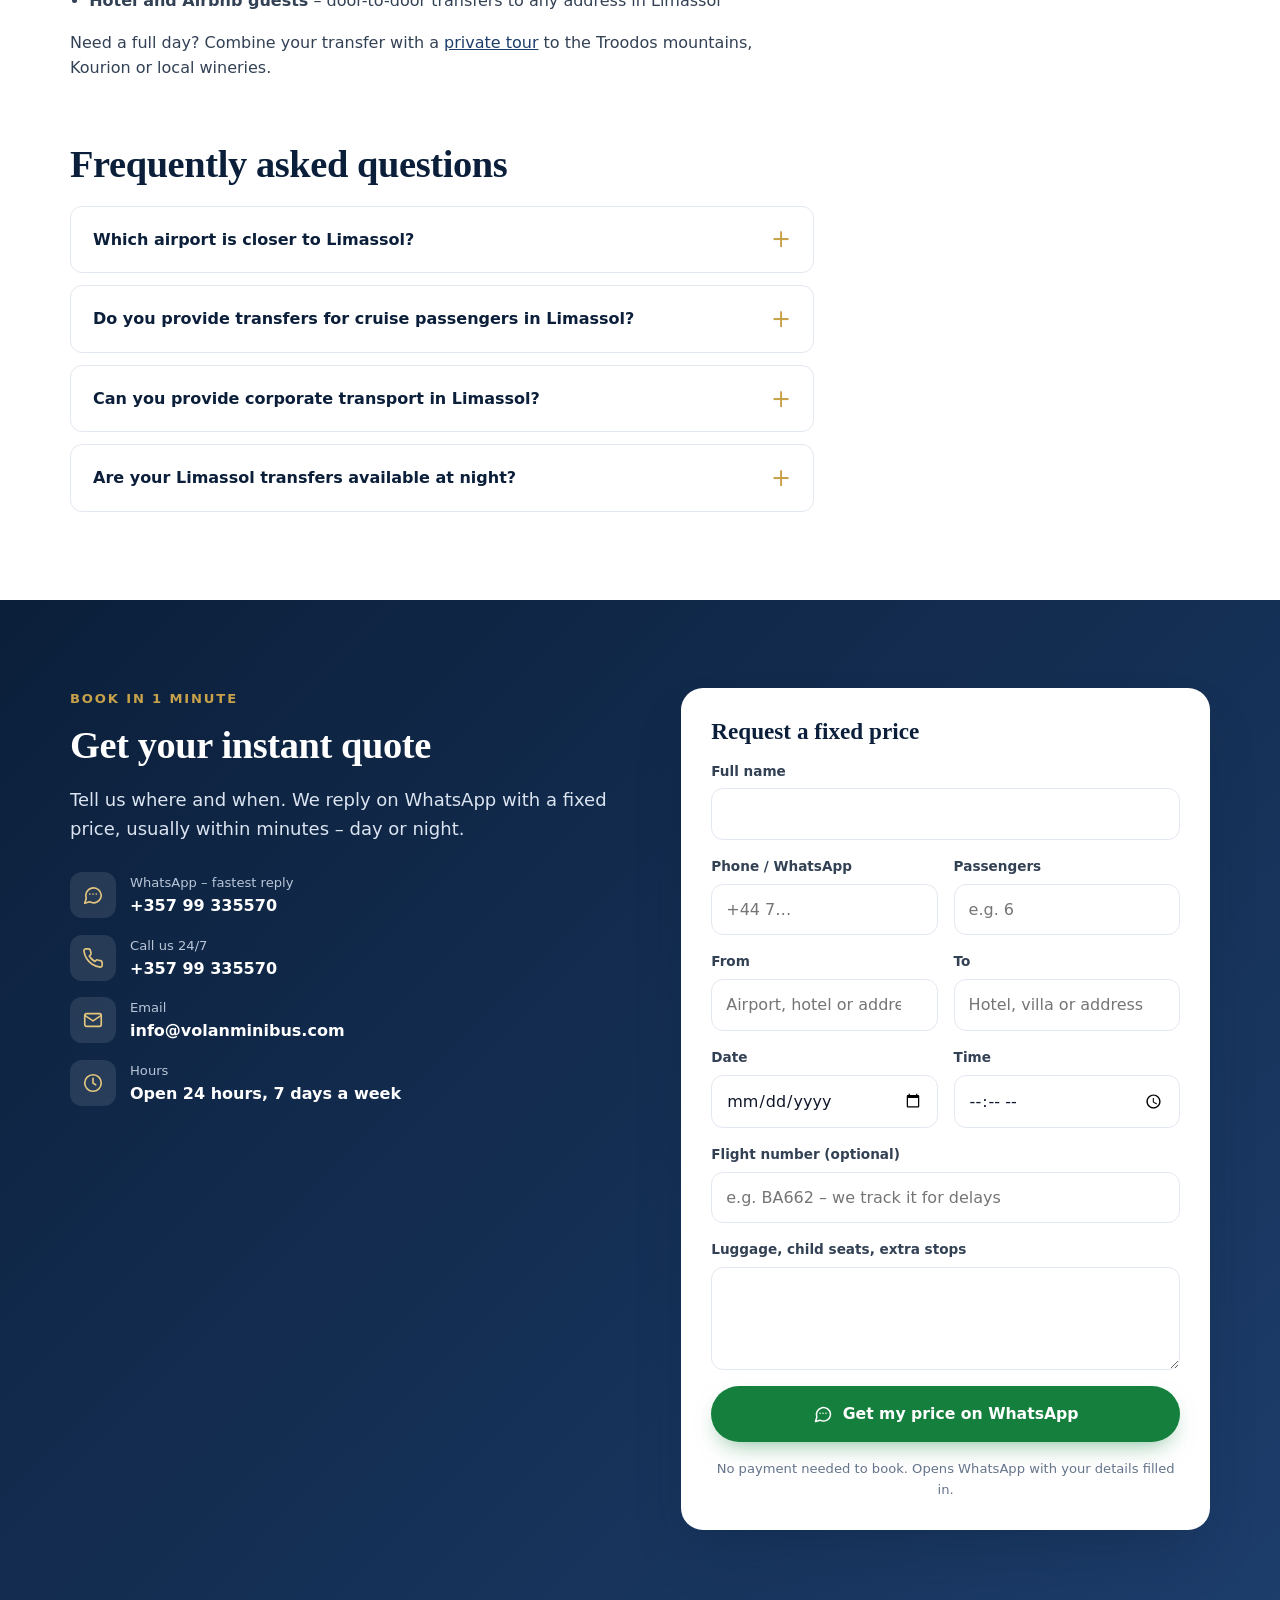
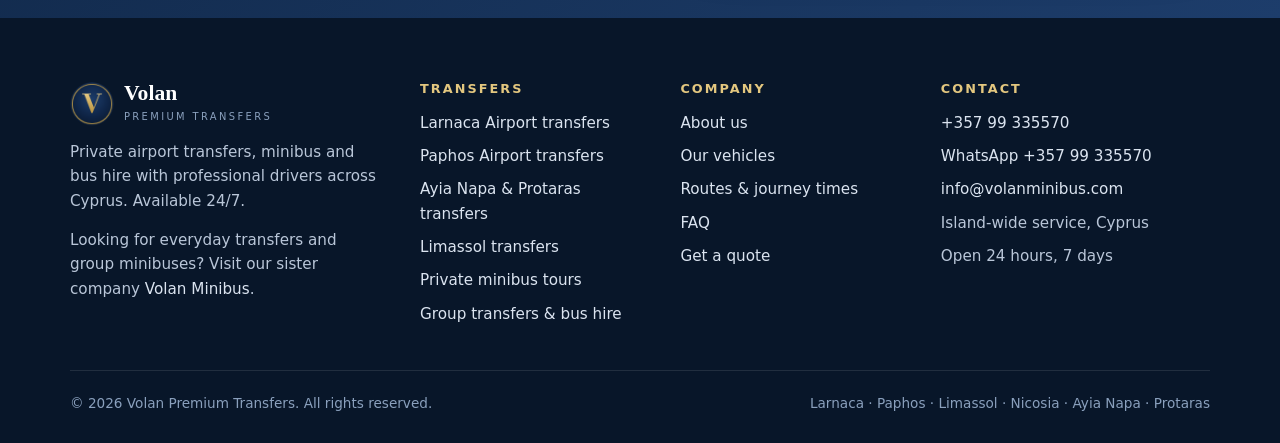
<file: limassol-transfers/index.html>
<!DOCTYPE html>
<html lang="en">
<head>
<meta charset="utf-8">
<meta name="viewport" content="width=device-width, initial-scale=1">
<title>Limassol Transfers from Larnaca &amp; Paphos Airport | Volan</title>
<meta name="description" content="Private transfers to Limassol from Larnaca and Paphos airports – hotels, marina, cruise port and business travel. Any group size, 24/7.">
<link rel="canonical" href="https://volanpremiumtransfers.com/limassol-transfers/">
<meta name="robots" content="index, follow, max-image-preview:large">
<meta name="theme-color" content="#0b1f3a">
<link rel="icon" href="/favicon.ico" sizes="any">
<link rel="apple-touch-icon" href="/apple-touch-icon.png">
<meta property="og:type" content="website">
<meta property="og:site_name" content="Volan Premium Transfers">
<meta property="og:locale" content="en_GB">
<meta property="og:title" content="Limassol Transfers from Larnaca &amp; Paphos Airport | Volan">
<meta property="og:description" content="Private transfers to Limassol from Larnaca and Paphos airports – hotels, marina, cruise port and business travel. Any group size, 24/7.">
<meta property="og:url" content="https://volanpremiumtransfers.com/limassol-transfers/">
<meta property="og:image" content="https://volanpremiumtransfers.com/assets/img/og-image.jpg">
<meta property="og:image:width" content="1200">
<meta property="og:image:height" content="630">
<meta property="og:image:alt" content="Volan Premium Transfers – airport and private minibus transfers in Cyprus">
<meta name="twitter:card" content="summary_large_image">
<meta name="twitter:title" content="Limassol Transfers from Larnaca &amp; Paphos Airport | Volan">
<meta name="twitter:description" content="Private transfers to Limassol from Larnaca and Paphos airports – hotels, marina, cruise port and business travel. Any group size, 24/7.">
<meta name="twitter:image" content="https://volanpremiumtransfers.com/assets/img/og-image.jpg">

<link rel="stylesheet" href="/assets/css/site.css?v=6a597de7">
<script async src="https://www.googletagmanager.com/gtag/js?id=G-36GFT8VNKB"></script>
<script>window.dataLayer=window.dataLayer||[];function gtag(){dataLayer.push(arguments);}gtag('js',new Date());gtag('config','G-36GFT8VNKB');</script>
<script type="application/ld+json">{
 "@context": "https://schema.org",
 "@type": "BreadcrumbList",
 "itemListElement": [
  {
   "@type": "ListItem",
   "position": 1,
   "name": "Home",
   "item": "https://volanpremiumtransfers.com/"
  },
  {
   "@type": "ListItem",
   "position": 2,
   "name": "Limassol transfers"
  }
 ]
}</script>
<script type="application/ld+json">{
 "@context": "https://schema.org",
 "@type": "Service",
 "@id": "https://volanpremiumtransfers.com/limassol-transfers/#service",
 "name": "Limassol transfers",
 "serviceType": "Private transfer",
 "description": "Private transfers to Limassol from Larnaca and Paphos airports – hotels, marina, cruise port and business travel. Any group size, 24/7.",
 "url": "https://volanpremiumtransfers.com/limassol-transfers/",
 "provider": {
  "@id": "https://volanpremiumtransfers.com/#business"
 },
 "areaServed": [
  {
   "@type": "Place",
   "name": "Limassol"
  },
  {
   "@type": "Place",
   "name": "Limassol Marina"
  },
  {
   "@type": "Place",
   "name": "Limassol Port"
  },
  {
   "@type": "Place",
   "name": "Larnaca International Airport"
  },
  {
   "@type": "Place",
   "name": "Paphos International Airport"
  }
 ],
 "availableChannel": {
  "@type": "ServiceChannel",
  "servicePhone": "+35799335570",
  "serviceUrl": "https://volanpremiumtransfers.com/#quote"
 }
}</script>
<script type="application/ld+json">{
 "@context": "https://schema.org",
 "@type": "FAQPage",
 "mainEntity": [
  {
   "@type": "Question",
   "name": "Which airport is closer to Limassol?",
   "acceptedAnswer": {
    "@type": "Answer",
    "text": "Both are similar. Paphos Airport is about 60 km (45–55 min) and Larnaca Airport about 70 km (50–60 min). Larnaca has more flights."
   }
  },
  {
   "@type": "Question",
   "name": "Do you provide transfers for cruise passengers in Limassol?",
   "acceptedAnswer": {
    "@type": "Answer",
    "text": "Yes. We transfer cruise passengers between Limassol port, both airports and hotels across Cyprus."
   }
  },
  {
   "@type": "Question",
   "name": "Can you provide corporate transport in Limassol?",
   "acceptedAnswer": {
    "@type": "Answer",
    "text": "Yes. We provide point-to-point corporate transfers and shuttles for teams, clients and conference delegates."
   }
  },
  {
   "@type": "Question",
   "name": "Are your Limassol transfers available at night?",
   "acceptedAnswer": {
    "@type": "Answer",
    "text": "Yes, we operate 24/7 including early-morning and late-night flights."
   }
  }
 ]
}</script>
</head>
<body>
<a class="skip" href="#main">Skip to content</a>
<header class="site-header">
 <div class="wrap nav">
  <a class="brand" href="/">
   <img src="/assets/img/brand-96.png" srcset="/assets/img/brand-96.png 1x, /assets/img/brand-192.png 2x" width="44" height="44" alt="">
   <span><b>Volan</b><small>Premium Transfers</small></span>
  </a>
  <button class="menu-toggle" type="button" aria-controls="menu" aria-expanded="false" aria-label="Open menu"><svg class="icon" viewBox="0 0 24 24" aria-hidden="true"><path d="M4 7h16M4 12h16M4 17h16"/></svg></button>
  <nav id="menu" class="menu" aria-label="Main">
   <a href="/larnaca-airport-transfers/">Larnaca Airport</a><a href="/paphos-airport-transfers/">Paphos Airport</a><a href="/private-tours-cyprus/">Private Tours</a><a href="/group-bus-hire-cyprus/">Groups &amp; Buses</a><a href="/#faq">FAQ</a>
   <a class="btn btn-primary" href="/#quote">Get a quote</a>
  </nav>
 </div>
</header>
<main id="main">
<section class="page-hero"><div class="wrap"><nav class="crumbs" aria-label="Breadcrumb"><ol><li><a href="/">Home</a></li><li aria-current="page">Limassol transfers</li></ol></nav>
 <span class="eyebrow">Volan Premium Transfers</span>
 <h1>Limassol Transfers</h1>
 <p class="lead">Private transfers to Limassol hotels, Limassol Marina, the cruise port and business districts – from Larnaca Airport, Paphos Airport or anywhere in Cyprus.</p>
 <div class="hero-ctas"><a class="btn btn-gold" href="#quote">Get a fixed price</a><a class="btn btn-ghost" href="https://wa.me/35799335570" target="_blank" rel="noopener" data-loc="hero"><svg class="icon" viewBox="0 0 24 24" aria-hidden="true"><path d="M21 12a8.5 8.5 0 0 1-12.6 7.4L3 21l1.6-5.2A8.5 8.5 0 1 1 21 12z"/><path d="M8.5 11h.01M12 11h.01M15.5 11h.01"/></svg> WhatsApp +357 99 335570</a></div>
</div></section>
<section class="section"><div class="wrap layout">
 <article class="prose"><h2>Airport transfers to Limassol</h2>
<p>Limassol is roughly halfway between Cyprus's two international airports. Larnaca Airport is about 70 km away (around 50–60 minutes on the A1/A5) and Paphos Airport about 60 km away (around 45–55 minutes on the A6). We collect you from either airport and drive you directly to your hotel, apartment, office or the port.</p>
<h2>Journey times</h2>
<div class="table-wrap"><table><caption>Transfer times to and from Limassol</caption>
<thead><tr><th scope="col">From</th><th scope="col">To</th><th scope="col">Distance</th><th scope="col">Typical time</th></tr></thead>
<tbody><tr><td>Larnaca Airport (LCA)</td><td><a href="/limassol-transfers/">Limassol</a></td><td>≈ 70 km</td><td>50–60 min</td></tr><tr><td>Paphos Airport (PFO)</td><td><a href="/limassol-transfers/">Limassol</a></td><td>≈ 60 km</td><td>45–55 min</td></tr><tr><td>Limassol</td><td>Nicosia</td><td>≈ 85 km</td><td>1 h</td></tr><tr><td>Limassol</td><td>Troodos (Platres)</td><td>≈ 45 km</td><td>50–60 min</td></tr></tbody></table></div>
<p class="note">Distances and times are approximate and depend on traffic and the exact pickup or drop-off address. Prices are fixed and confirmed before you travel.</p>
<h2>Business, cruise and event travel</h2>
<ul>
<li><strong>Corporate travel</strong> – punctual, discreet transfers for executives and teams, with flexible waiting time</li>
<li><strong>Cruise passengers</strong> – transfers between Limassol port, the airports and hotels</li>
<li><strong>Conferences and events</strong> – shuttles for delegates with minibuses and buses for 8 to 55 passengers</li>
<li><strong>Hotel and Airbnb guests</strong> – door-to-door transfers to any address in Limassol</li>
</ul>
<p>Need a full day? Combine your transfer with a <a href="/private-tours-cyprus/">private tour</a> to the Troodos mountains, Kourion or local wineries.</p>
  <h2>Frequently asked questions</h2>
  <div class="faq"><details><summary>Which airport is closer to Limassol?</summary><p>Both are similar. Paphos Airport is about 60 km (45–55 min) and Larnaca Airport about 70 km (50–60 min). Larnaca has more flights.</p></details><details><summary>Do you provide transfers for cruise passengers in Limassol?</summary><p>Yes. We transfer cruise passengers between Limassol port, both airports and hotels across Cyprus.</p></details><details><summary>Can you provide corporate transport in Limassol?</summary><p>Yes. We provide point-to-point corporate transfers and shuttles for teams, clients and conference delegates.</p></details><details><summary>Are your Limassol transfers available at night?</summary><p>Yes, we operate 24/7 including early-morning and late-night flights.</p></details></div>
 </article>
 <aside class="aside">
  <div class="card"><h3>At a glance</h3><ul class="facts"><li><span>Passengers</span><span>Any group size</span></li><li><span>Availability</span><span>24/7, every day</span></li><li><span>Child seats</span><span>Free on request</span></li><li><span>Drivers</span><span>English &amp; Greek speaking</span></li><li><span>Booking</span><span>WhatsApp, phone or email</span></li><li><span>Payment</span><span>Nothing to pay to book</span></li></ul>
   <a class="btn btn-primary" href="#quote">Get a fixed price</a>
   <a class="btn btn-outline" href="tel:+35799335570" data-loc="aside"><svg class="icon" viewBox="0 0 24 24" aria-hidden="true"><path d="M22 16.9v3a2 2 0 0 1-2.2 2 19.8 19.8 0 0 1-8.6-3.1 19.5 19.5 0 0 1-6-6A19.8 19.8 0 0 1 2.1 4.2 2 2 0 0 1 4.1 2h3a2 2 0 0 1 2 1.7c.1.9.4 1.8.7 2.7a2 2 0 0 1-.5 2.1L8 9.8a16 16 0 0 0 6 6l1.3-1.3a2 2 0 0 1 2.1-.4c.9.3 1.8.6 2.7.7a2 2 0 0 1 1.7 2z"/></svg> Call +357 99 335570</a></div>
  <div class="card"><h3>Other transfers</h3><ul class="links"><li><a href="/larnaca-airport-transfers/">Larnaca Airport transfers <svg class="icon" viewBox="0 0 24 24" aria-hidden="true"><path d="M5 12h14M13 6l6 6-6 6"/></svg></a></li><li><a href="/paphos-airport-transfers/">Paphos Airport transfers <svg class="icon" viewBox="0 0 24 24" aria-hidden="true"><path d="M5 12h14M13 6l6 6-6 6"/></svg></a></li><li><a href="/ayia-napa-protaras-transfers/">Ayia Napa &amp; Protaras transfers <svg class="icon" viewBox="0 0 24 24" aria-hidden="true"><path d="M5 12h14M13 6l6 6-6 6"/></svg></a></li><li><a href="/private-tours-cyprus/">Private minibus tours <svg class="icon" viewBox="0 0 24 24" aria-hidden="true"><path d="M5 12h14M13 6l6 6-6 6"/></svg></a></li><li><a href="/group-bus-hire-cyprus/">Group transfers &amp; bus hire <svg class="icon" viewBox="0 0 24 24" aria-hidden="true"><path d="M5 12h14M13 6l6 6-6 6"/></svg></a></li></ul></div>
 </aside>
</div></section>
<section id="quote" class="section quote">
 <div class="wrap split">
  <div>
   <span class="eyebrow">Book in 1 minute</span>
   <h2>Get your instant quote</h2>
   <p class="lead">Tell us where and when. We reply on WhatsApp with a fixed price, usually within minutes – day or night.</p>
   <ul class="contact-list">
    <li><span class="ico"><svg class="icon" viewBox="0 0 24 24" aria-hidden="true"><path d="M21 12a8.5 8.5 0 0 1-12.6 7.4L3 21l1.6-5.2A8.5 8.5 0 1 1 21 12z"/><path d="M8.5 11h.01M12 11h.01M15.5 11h.01"/></svg></span><span><small>WhatsApp – fastest reply</small><a href="https://wa.me/35799335570" target="_blank" rel="noopener" data-loc="quote">+357 99 335570</a></span></li>
    <li><span class="ico"><svg class="icon" viewBox="0 0 24 24" aria-hidden="true"><path d="M22 16.9v3a2 2 0 0 1-2.2 2 19.8 19.8 0 0 1-8.6-3.1 19.5 19.5 0 0 1-6-6A19.8 19.8 0 0 1 2.1 4.2 2 2 0 0 1 4.1 2h3a2 2 0 0 1 2 1.7c.1.9.4 1.8.7 2.7a2 2 0 0 1-.5 2.1L8 9.8a16 16 0 0 0 6 6l1.3-1.3a2 2 0 0 1 2.1-.4c.9.3 1.8.6 2.7.7a2 2 0 0 1 1.7 2z"/></svg></span><span><small>Call us 24/7</small><a href="tel:+35799335570" data-loc="quote">+357 99 335570</a></span></li>
    <li><span class="ico"><svg class="icon" viewBox="0 0 24 24" aria-hidden="true"><rect x="3" y="5" width="18" height="14" rx="2"/><path d="m3 7 9 6 9-6"/></svg></span><span><small>Email</small><a href="mailto:info@volanminibus.com" data-loc="quote">info@volanminibus.com</a></span></li>
    <li><span class="ico"><svg class="icon" viewBox="0 0 24 24" aria-hidden="true"><circle cx="12" cy="12" r="9"/><path d="M12 7v5l3 2"/></svg></span><span><small>Hours</small><b>Open 24 hours, 7 days a week</b></span></li>
   </ul>
  </div>
  <form id="quote-form" class="form">
   <h3>Request a fixed price</h3>
   <div class="field full"><label for="q-name">Full name</label><input id="q-name" name="name" autocomplete="name" required></div>
   <div class="field"><label for="q-phone">Phone / WhatsApp</label><input id="q-phone" name="phone" type="tel" autocomplete="tel" placeholder="+44 7…" required></div>
   <div class="field"><label for="q-pax">Passengers</label><input id="q-pax" name="pax" type="number" min="1" inputmode="numeric" placeholder="e.g. 6"></div>
   <div class="field"><label for="q-pickup">From</label><input id="q-pickup" name="pickup" list="places" placeholder="Airport, hotel or address" required></div>
   <div class="field"><label for="q-dropoff">To</label><input id="q-dropoff" name="dropoff" list="places" placeholder="Hotel, villa or address" required></div>
   <div class="field"><label for="q-date">Date</label><input id="q-date" name="date" type="date" required></div>
   <div class="field"><label for="q-time">Time</label><input id="q-time" name="time" type="time" required></div>
   <div class="field full"><label for="q-flight">Flight number (optional)</label><input id="q-flight" name="flight" placeholder="e.g. BA662 – we track it for delays"></div>
   <div class="field full"><label for="q-notes">Luggage, child seats, extra stops</label><textarea id="q-notes" name="notes" rows="3"></textarea></div>
   <datalist id="places"><option value="Larnaca Airport (LCA)"><option value="Paphos Airport (PFO)"><option value="Ayia Napa"><option value="Protaras"><option value="Larnaca"><option value="Limassol"><option value="Nicosia"><option value="Paphos"><option value="Coral Bay"><option value="Polis / Latchi"><option value="Troodos"></datalist>
   <button class="btn btn-wa" type="submit"><svg class="icon" viewBox="0 0 24 24" aria-hidden="true"><path d="M21 12a8.5 8.5 0 0 1-12.6 7.4L3 21l1.6-5.2A8.5 8.5 0 1 1 21 12z"/><path d="M8.5 11h.01M12 11h.01M15.5 11h.01"/></svg> Get my price on WhatsApp</button>
   <p class="fine">No payment needed to book. Opens WhatsApp with your details filled in.</p>
  </form>
 </div>
</section>

</main>
<footer class="site-footer">
 <div class="wrap">
  <div class="foot-grid">
   <div>
    <a class="brand" href="/"><img src="/assets/img/brand-96.png" srcset="/assets/img/brand-96.png 1x, /assets/img/brand-192.png 2x" width="44" height="44" alt="" loading="lazy"><span><b>Volan</b><small>Premium Transfers</small></span></a>
    <p>Private airport transfers, minibus and bus hire with professional drivers across Cyprus. Available 24/7.</p>
    <p>Looking for everyday transfers and group minibuses? Visit our sister company <a href="https://volanminibus.com/">Volan Minibus</a>.</p>
   </div>
   <div><h2>Transfers</h2><ul><li><a href="/larnaca-airport-transfers/">Larnaca Airport transfers</a></li><li><a href="/paphos-airport-transfers/">Paphos Airport transfers</a></li><li><a href="/ayia-napa-protaras-transfers/">Ayia Napa &amp; Protaras transfers</a></li><li><a href="/limassol-transfers/">Limassol transfers</a></li><li><a href="/private-tours-cyprus/">Private minibus tours</a></li><li><a href="/group-bus-hire-cyprus/">Group transfers &amp; bus hire</a></li></ul></div>
   <div><h2>Company</h2><ul><li><a href="/#about">About us</a></li><li><a href="/#fleet">Our vehicles</a></li><li><a href="/#routes">Routes &amp; journey times</a></li><li><a href="/#faq">FAQ</a></li><li><a href="/#quote">Get a quote</a></li></ul></div>
   <div><h2>Contact</h2><ul>
    <li><a href="tel:+35799335570" data-loc="footer">+357 99 335570</a></li>
    <li><a href="https://wa.me/35799335570" target="_blank" rel="noopener" data-loc="footer">WhatsApp +357 99 335570</a></li>
    <li><a href="mailto:info@volanminibus.com" data-loc="footer">info@volanminibus.com</a></li>
    <li>Island-wide service, Cyprus</li>
    <li>Open 24 hours, 7 days</li>
   </ul></div>
  </div>
  <div class="foot-bottom"><span>© <span id="year">2026</span> Volan Premium Transfers. All rights reserved.</span><span>Larnaca · Paphos · Limassol · Nicosia · Ayia Napa · Protaras</span></div>
 </div>
</footer>
<a class="wa-float" href="https://wa.me/35799335570" target="_blank" rel="noopener" aria-label="Chat with us on WhatsApp" data-loc="float"><svg viewBox="0 0 24 24" aria-hidden="true"><path d="M12 2.2A9.7 9.7 0 0 0 3.6 16.8L2.3 21.7l5-1.3A9.7 9.7 0 1 0 12 2.2zm0 17.7a8 8 0 0 1-4.1-1.1l-.3-.2-3 .8.8-2.9-.2-.3A8 8 0 1 1 12 19.9zm4.4-6c-.2-.1-1.4-.7-1.7-.8-.2-.1-.4-.1-.5.1l-.8 1c-.1.2-.3.2-.5.1a6.6 6.6 0 0 1-3.3-2.9c-.2-.4.2-.4.7-1.3.1-.2 0-.3 0-.4l-.8-1.8c-.2-.5-.4-.4-.5-.4h-.5a.9.9 0 0 0-.7.3 2.8 2.8 0 0 0-.9 2.1 4.9 4.9 0 0 0 1 2.6 11.2 11.2 0 0 0 4.3 3.8c1.6.7 2.2.7 3 .6.5-.1 1.4-.6 1.6-1.1.2-.6.2-1 .1-1.1l-.5-.3z"/></svg></a>
<script src="/assets/js/site.js?v=d14ae8ff" defer></script>
</body>
</html>
</file>
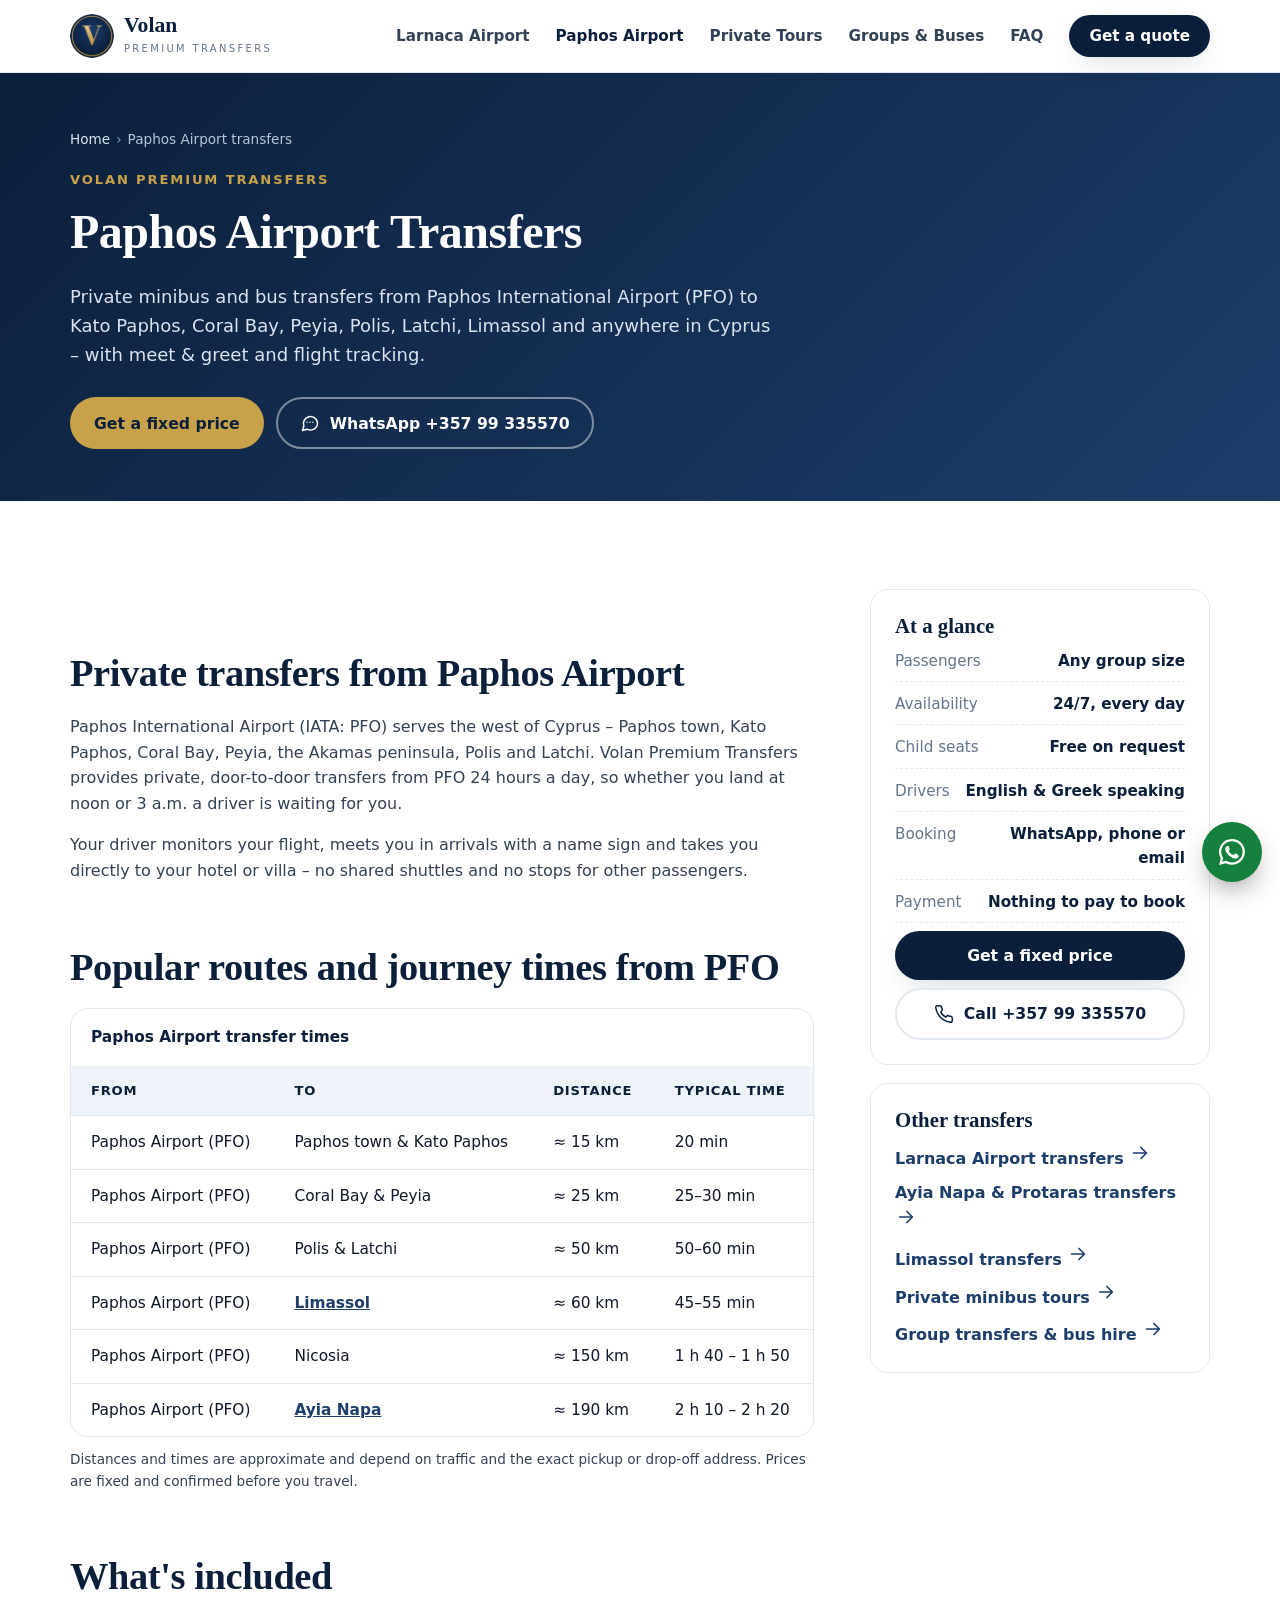
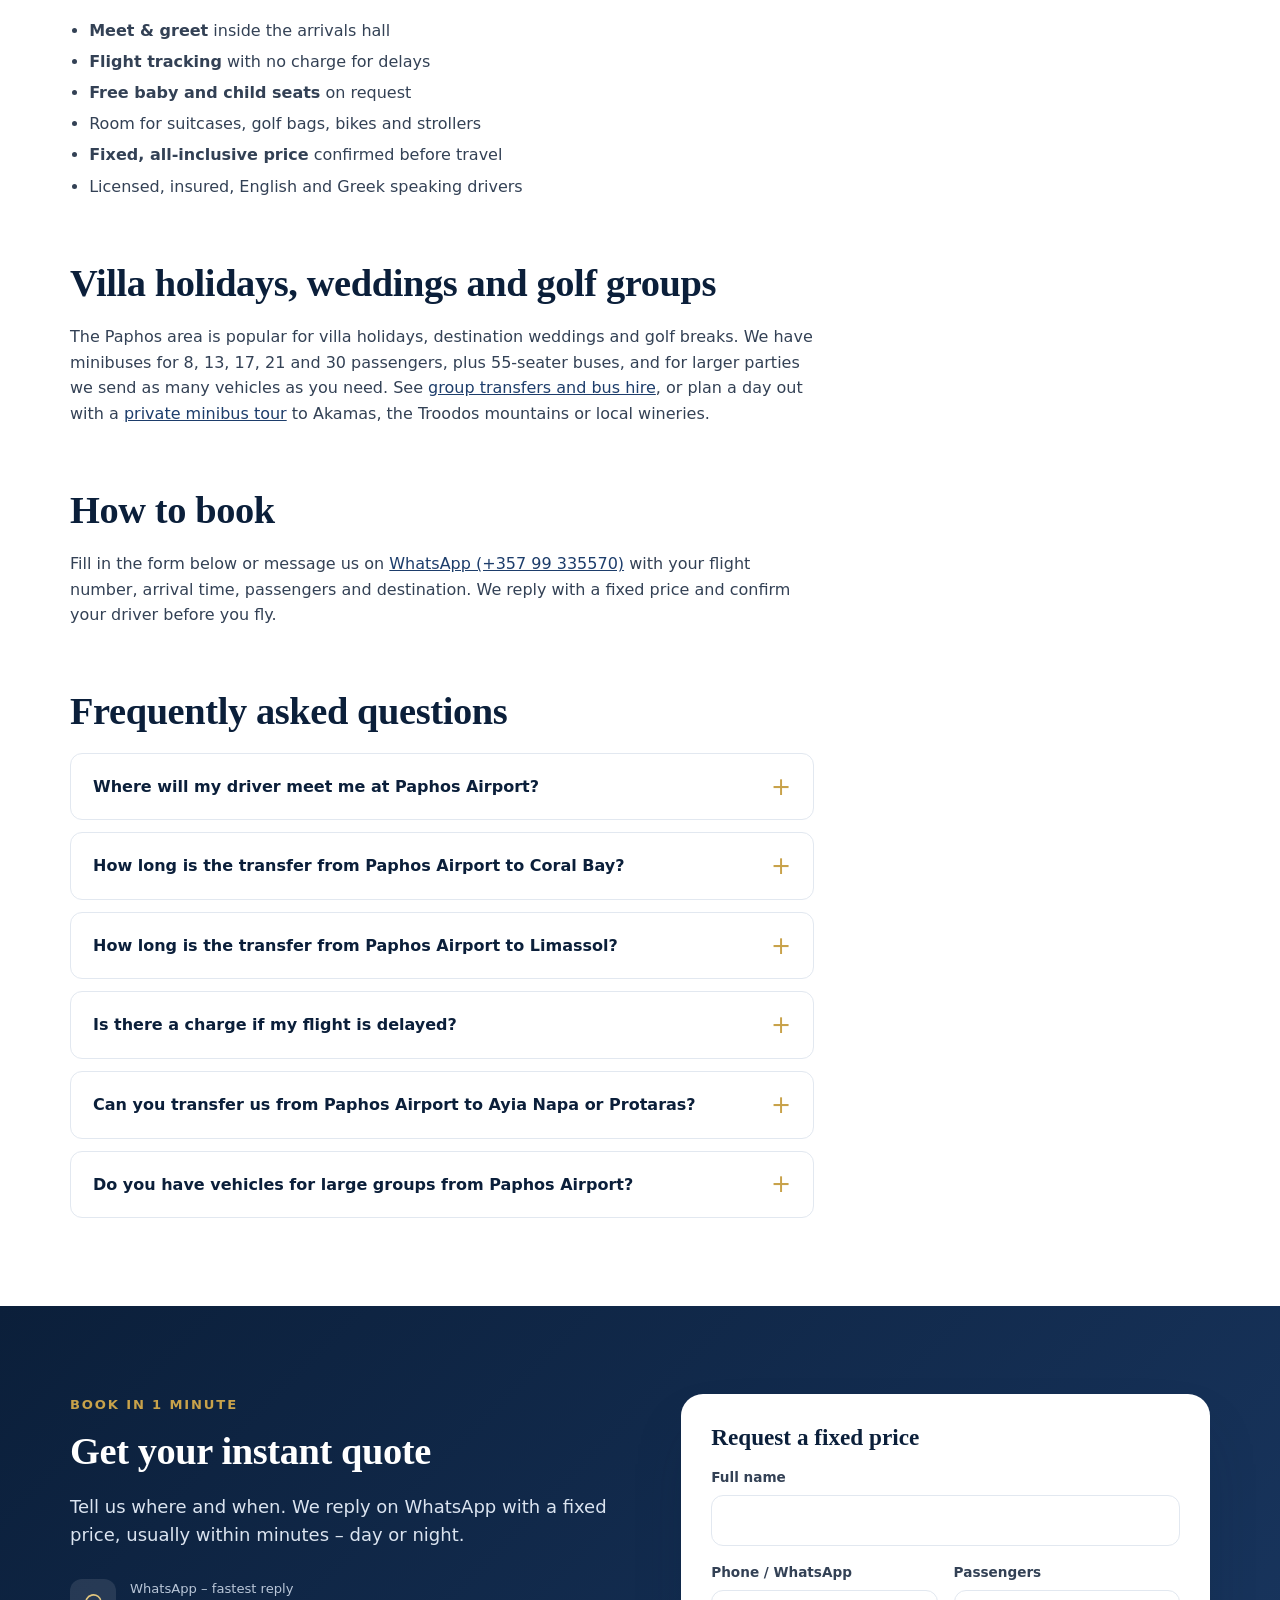
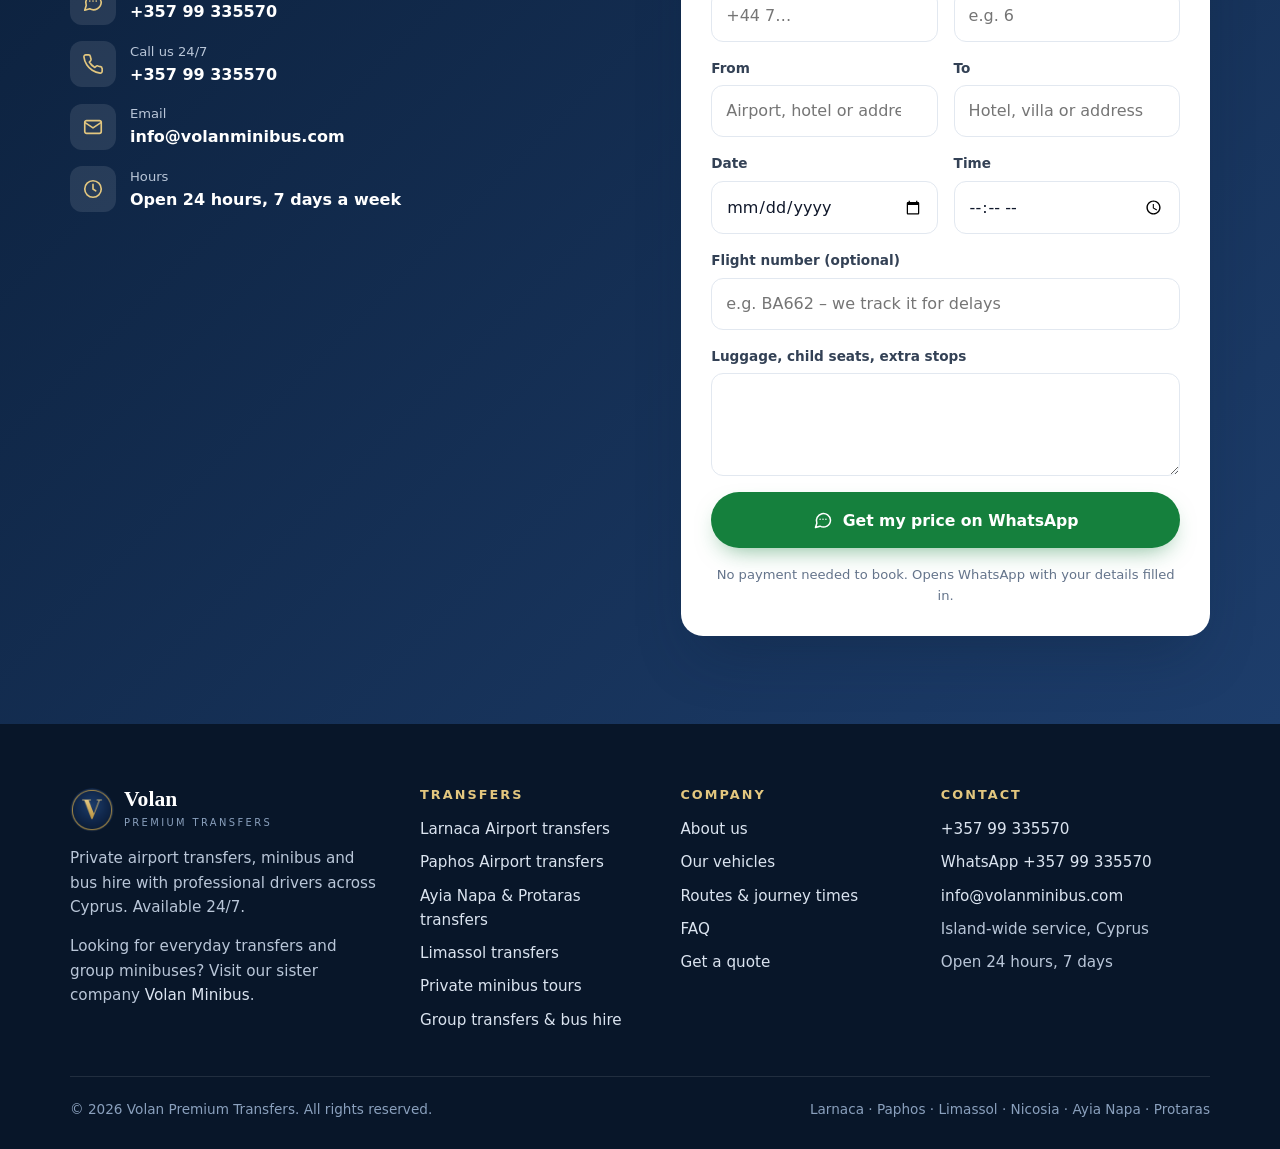
<file: paphos-airport-transfers/index.html>
<!DOCTYPE html>
<html lang="en">
<head>
<meta charset="utf-8">
<meta name="viewport" content="width=device-width, initial-scale=1">
<title>Paphos Airport Transfers (PFO) | Private Minibus 24/7 | Volan</title>
<meta name="description" content="Private Paphos Airport (PFO) transfers to Paphos, Coral Bay, Polis &amp; Limassol. Meet &amp; greet, flight tracking, free child seats, fixed prices. 24/7.">
<link rel="canonical" href="https://volanpremiumtransfers.com/paphos-airport-transfers/">
<meta name="robots" content="index, follow, max-image-preview:large">
<meta name="theme-color" content="#0b1f3a">
<link rel="icon" href="/favicon.ico" sizes="any">
<link rel="apple-touch-icon" href="/apple-touch-icon.png">
<meta property="og:type" content="website">
<meta property="og:site_name" content="Volan Premium Transfers">
<meta property="og:locale" content="en_GB">
<meta property="og:title" content="Paphos Airport Transfers (PFO) | Private Minibus 24/7 | Volan">
<meta property="og:description" content="Private Paphos Airport (PFO) transfers to Paphos, Coral Bay, Polis &amp; Limassol. Meet &amp; greet, flight tracking, free child seats, fixed prices. 24/7.">
<meta property="og:url" content="https://volanpremiumtransfers.com/paphos-airport-transfers/">
<meta property="og:image" content="https://volanpremiumtransfers.com/assets/img/og-image.jpg">
<meta property="og:image:width" content="1200">
<meta property="og:image:height" content="630">
<meta property="og:image:alt" content="Volan Premium Transfers – airport and private minibus transfers in Cyprus">
<meta name="twitter:card" content="summary_large_image">
<meta name="twitter:title" content="Paphos Airport Transfers (PFO) | Private Minibus 24/7 | Volan">
<meta name="twitter:description" content="Private Paphos Airport (PFO) transfers to Paphos, Coral Bay, Polis &amp; Limassol. Meet &amp; greet, flight tracking, free child seats, fixed prices. 24/7.">
<meta name="twitter:image" content="https://volanpremiumtransfers.com/assets/img/og-image.jpg">

<link rel="stylesheet" href="/assets/css/site.css?v=6a597de7">
<script async src="https://www.googletagmanager.com/gtag/js?id=G-36GFT8VNKB"></script>
<script>window.dataLayer=window.dataLayer||[];function gtag(){dataLayer.push(arguments);}gtag('js',new Date());gtag('config','G-36GFT8VNKB');</script>
<script type="application/ld+json">{
 "@context": "https://schema.org",
 "@type": "BreadcrumbList",
 "itemListElement": [
  {
   "@type": "ListItem",
   "position": 1,
   "name": "Home",
   "item": "https://volanpremiumtransfers.com/"
  },
  {
   "@type": "ListItem",
   "position": 2,
   "name": "Paphos Airport transfers"
  }
 ]
}</script>
<script type="application/ld+json">{
 "@context": "https://schema.org",
 "@type": "Service",
 "@id": "https://volanpremiumtransfers.com/paphos-airport-transfers/#service",
 "name": "Paphos Airport transfers",
 "serviceType": "Private transfer",
 "description": "Private Paphos Airport (PFO) transfers to Paphos, Coral Bay, Polis & Limassol. Meet & greet, flight tracking, free child seats, fixed prices. 24/7.",
 "url": "https://volanpremiumtransfers.com/paphos-airport-transfers/",
 "provider": {
  "@id": "https://volanpremiumtransfers.com/#business"
 },
 "areaServed": [
  {
   "@type": "Place",
   "name": "Paphos International Airport"
  },
  {
   "@type": "Place",
   "name": "Paphos"
  },
  {
   "@type": "Place",
   "name": "Coral Bay"
  },
  {
   "@type": "Place",
   "name": "Peyia"
  },
  {
   "@type": "Place",
   "name": "Polis"
  },
  {
   "@type": "Place",
   "name": "Latchi"
  },
  {
   "@type": "Place",
   "name": "Limassol"
  }
 ],
 "availableChannel": {
  "@type": "ServiceChannel",
  "servicePhone": "+35799335570",
  "serviceUrl": "https://volanpremiumtransfers.com/#quote"
 }
}</script>
<script type="application/ld+json">{
 "@context": "https://schema.org",
 "@type": "FAQPage",
 "mainEntity": [
  {
   "@type": "Question",
   "name": "Where will my driver meet me at Paphos Airport?",
   "acceptedAnswer": {
    "@type": "Answer",
    "text": "Inside the arrivals hall at Paphos International Airport, holding a sign with your name. You receive the driver's contact number on WhatsApp in advance."
   }
  },
  {
   "@type": "Question",
   "name": "How long is the transfer from Paphos Airport to Coral Bay?",
   "acceptedAnswer": {
    "@type": "Answer",
    "text": "About 25–30 minutes for roughly 25 km."
   }
  },
  {
   "@type": "Question",
   "name": "How long is the transfer from Paphos Airport to Limassol?",
   "acceptedAnswer": {
    "@type": "Answer",
    "text": "About 45–55 minutes for roughly 60 km via the A6 motorway."
   }
  },
  {
   "@type": "Question",
   "name": "Is there a charge if my flight is delayed?",
   "acceptedAnswer": {
    "@type": "Answer",
    "text": "No. We track your flight and the driver waits for your actual arrival time at no extra cost."
   }
  },
  {
   "@type": "Question",
   "name": "Can you transfer us from Paphos Airport to Ayia Napa or Protaras?",
   "acceptedAnswer": {
    "@type": "Answer",
    "text": "Yes. The journey is about 2 h 10 – 2 h 20 for roughly 190 km. We can add a comfort stop on the way."
   }
  },
  {
   "@type": "Question",
   "name": "Do you have vehicles for large groups from Paphos Airport?",
   "acceptedAnswer": {
    "@type": "Answer",
    "text": "Yes. We transport groups of any size – minibuses and buses for 8 to 55 passengers, and several vehicles together for larger groups such as wedding guests and golf groups."
   }
  }
 ]
}</script>
</head>
<body>
<a class="skip" href="#main">Skip to content</a>
<header class="site-header">
 <div class="wrap nav">
  <a class="brand" href="/">
   <img src="/assets/img/brand-96.png" srcset="/assets/img/brand-96.png 1x, /assets/img/brand-192.png 2x" width="44" height="44" alt="">
   <span><b>Volan</b><small>Premium Transfers</small></span>
  </a>
  <button class="menu-toggle" type="button" aria-controls="menu" aria-expanded="false" aria-label="Open menu"><svg class="icon" viewBox="0 0 24 24" aria-hidden="true"><path d="M4 7h16M4 12h16M4 17h16"/></svg></button>
  <nav id="menu" class="menu" aria-label="Main">
   <a href="/larnaca-airport-transfers/">Larnaca Airport</a><a href="/paphos-airport-transfers/" aria-current="page">Paphos Airport</a><a href="/private-tours-cyprus/">Private Tours</a><a href="/group-bus-hire-cyprus/">Groups &amp; Buses</a><a href="/#faq">FAQ</a>
   <a class="btn btn-primary" href="/#quote">Get a quote</a>
  </nav>
 </div>
</header>
<main id="main">
<section class="page-hero"><div class="wrap"><nav class="crumbs" aria-label="Breadcrumb"><ol><li><a href="/">Home</a></li><li aria-current="page">Paphos Airport transfers</li></ol></nav>
 <span class="eyebrow">Volan Premium Transfers</span>
 <h1>Paphos Airport Transfers</h1>
 <p class="lead">Private minibus and bus transfers from Paphos International Airport (PFO) to Kato Paphos, Coral Bay, Peyia, Polis, Latchi, Limassol and anywhere in Cyprus – with meet &amp; greet and flight tracking.</p>
 <div class="hero-ctas"><a class="btn btn-gold" href="#quote">Get a fixed price</a><a class="btn btn-ghost" href="https://wa.me/35799335570" target="_blank" rel="noopener" data-loc="hero"><svg class="icon" viewBox="0 0 24 24" aria-hidden="true"><path d="M21 12a8.5 8.5 0 0 1-12.6 7.4L3 21l1.6-5.2A8.5 8.5 0 1 1 21 12z"/><path d="M8.5 11h.01M12 11h.01M15.5 11h.01"/></svg> WhatsApp +357 99 335570</a></div>
</div></section>
<section class="section"><div class="wrap layout">
 <article class="prose"><h2>Private transfers from Paphos Airport</h2>
<p>Paphos International Airport (IATA: PFO) serves the west of Cyprus – Paphos town, Kato Paphos, Coral Bay, Peyia, the Akamas peninsula, Polis and Latchi. Volan Premium Transfers provides private, door-to-door transfers from PFO 24 hours a day, so whether you land at noon or 3 a.m. a driver is waiting for you.</p>
<p>Your driver monitors your flight, meets you in arrivals with a name sign and takes you directly to your hotel or villa – no shared shuttles and no stops for other passengers.</p>
<h2>Popular routes and journey times from PFO</h2>
<div class="table-wrap"><table><caption>Paphos Airport transfer times</caption>
<thead><tr><th scope="col">From</th><th scope="col">To</th><th scope="col">Distance</th><th scope="col">Typical time</th></tr></thead>
<tbody><tr><td>Paphos Airport (PFO)</td><td>Paphos town &amp; Kato Paphos</td><td>≈ 15 km</td><td>20 min</td></tr><tr><td>Paphos Airport (PFO)</td><td>Coral Bay &amp; Peyia</td><td>≈ 25 km</td><td>25–30 min</td></tr><tr><td>Paphos Airport (PFO)</td><td>Polis &amp; Latchi</td><td>≈ 50 km</td><td>50–60 min</td></tr><tr><td>Paphos Airport (PFO)</td><td><a href="/limassol-transfers/">Limassol</a></td><td>≈ 60 km</td><td>45–55 min</td></tr><tr><td>Paphos Airport (PFO)</td><td>Nicosia</td><td>≈ 150 km</td><td>1 h 40 – 1 h 50</td></tr><tr><td>Paphos Airport (PFO)</td><td><a href="/ayia-napa-protaras-transfers/">Ayia Napa</a></td><td>≈ 190 km</td><td>2 h 10 – 2 h 20</td></tr></tbody></table></div>
<p class="note">Distances and times are approximate and depend on traffic and the exact pickup or drop-off address. Prices are fixed and confirmed before you travel.</p>
<h2>What's included</h2>
<ul>
<li><strong>Meet &amp; greet</strong> inside the arrivals hall</li>
<li><strong>Flight tracking</strong> with no charge for delays</li>
<li><strong>Free baby and child seats</strong> on request</li>
<li>Room for suitcases, golf bags, bikes and strollers</li>
<li><strong>Fixed, all-inclusive price</strong> confirmed before travel</li>
<li>Licensed, insured, English and Greek speaking drivers</li>
</ul>
<h2>Villa holidays, weddings and golf groups</h2>
<p>The Paphos area is popular for villa holidays, destination weddings and golf breaks. We have minibuses for 8, 13, 17, 21 and 30 passengers, plus 55-seater buses, and for larger parties we send as many vehicles as you need. See <a href="/group-bus-hire-cyprus/">group transfers and bus hire</a>, or plan a day out with a <a href="/private-tours-cyprus/">private minibus tour</a> to Akamas, the Troodos mountains or local wineries.</p>
<h2>How to book</h2>
<p>Fill in the form below or message us on <a href="https://wa.me/35799335570" target="_blank" rel="noopener">WhatsApp (+357 99 335570)</a> with your flight number, arrival time, passengers and destination. We reply with a fixed price and confirm your driver before you fly.</p>
  <h2>Frequently asked questions</h2>
  <div class="faq"><details><summary>Where will my driver meet me at Paphos Airport?</summary><p>Inside the arrivals hall at Paphos International Airport, holding a sign with your name. You receive the driver's contact number on WhatsApp in advance.</p></details><details><summary>How long is the transfer from Paphos Airport to Coral Bay?</summary><p>About 25–30 minutes for roughly 25 km.</p></details><details><summary>How long is the transfer from Paphos Airport to Limassol?</summary><p>About 45–55 minutes for roughly 60 km via the A6 motorway.</p></details><details><summary>Is there a charge if my flight is delayed?</summary><p>No. We track your flight and the driver waits for your actual arrival time at no extra cost.</p></details><details><summary>Can you transfer us from Paphos Airport to Ayia Napa or Protaras?</summary><p>Yes. The journey is about 2 h 10 – 2 h 20 for roughly 190 km. We can add a comfort stop on the way.</p></details><details><summary>Do you have vehicles for large groups from Paphos Airport?</summary><p>Yes. We transport groups of any size – minibuses and buses for 8 to 55 passengers, and several vehicles together for larger groups such as wedding guests and golf groups.</p></details></div>
 </article>
 <aside class="aside">
  <div class="card"><h3>At a glance</h3><ul class="facts"><li><span>Passengers</span><span>Any group size</span></li><li><span>Availability</span><span>24/7, every day</span></li><li><span>Child seats</span><span>Free on request</span></li><li><span>Drivers</span><span>English &amp; Greek speaking</span></li><li><span>Booking</span><span>WhatsApp, phone or email</span></li><li><span>Payment</span><span>Nothing to pay to book</span></li></ul>
   <a class="btn btn-primary" href="#quote">Get a fixed price</a>
   <a class="btn btn-outline" href="tel:+35799335570" data-loc="aside"><svg class="icon" viewBox="0 0 24 24" aria-hidden="true"><path d="M22 16.9v3a2 2 0 0 1-2.2 2 19.8 19.8 0 0 1-8.6-3.1 19.5 19.5 0 0 1-6-6A19.8 19.8 0 0 1 2.1 4.2 2 2 0 0 1 4.1 2h3a2 2 0 0 1 2 1.7c.1.9.4 1.8.7 2.7a2 2 0 0 1-.5 2.1L8 9.8a16 16 0 0 0 6 6l1.3-1.3a2 2 0 0 1 2.1-.4c.9.3 1.8.6 2.7.7a2 2 0 0 1 1.7 2z"/></svg> Call +357 99 335570</a></div>
  <div class="card"><h3>Other transfers</h3><ul class="links"><li><a href="/larnaca-airport-transfers/">Larnaca Airport transfers <svg class="icon" viewBox="0 0 24 24" aria-hidden="true"><path d="M5 12h14M13 6l6 6-6 6"/></svg></a></li><li><a href="/ayia-napa-protaras-transfers/">Ayia Napa &amp; Protaras transfers <svg class="icon" viewBox="0 0 24 24" aria-hidden="true"><path d="M5 12h14M13 6l6 6-6 6"/></svg></a></li><li><a href="/limassol-transfers/">Limassol transfers <svg class="icon" viewBox="0 0 24 24" aria-hidden="true"><path d="M5 12h14M13 6l6 6-6 6"/></svg></a></li><li><a href="/private-tours-cyprus/">Private minibus tours <svg class="icon" viewBox="0 0 24 24" aria-hidden="true"><path d="M5 12h14M13 6l6 6-6 6"/></svg></a></li><li><a href="/group-bus-hire-cyprus/">Group transfers &amp; bus hire <svg class="icon" viewBox="0 0 24 24" aria-hidden="true"><path d="M5 12h14M13 6l6 6-6 6"/></svg></a></li></ul></div>
 </aside>
</div></section>
<section id="quote" class="section quote">
 <div class="wrap split">
  <div>
   <span class="eyebrow">Book in 1 minute</span>
   <h2>Get your instant quote</h2>
   <p class="lead">Tell us where and when. We reply on WhatsApp with a fixed price, usually within minutes – day or night.</p>
   <ul class="contact-list">
    <li><span class="ico"><svg class="icon" viewBox="0 0 24 24" aria-hidden="true"><path d="M21 12a8.5 8.5 0 0 1-12.6 7.4L3 21l1.6-5.2A8.5 8.5 0 1 1 21 12z"/><path d="M8.5 11h.01M12 11h.01M15.5 11h.01"/></svg></span><span><small>WhatsApp – fastest reply</small><a href="https://wa.me/35799335570" target="_blank" rel="noopener" data-loc="quote">+357 99 335570</a></span></li>
    <li><span class="ico"><svg class="icon" viewBox="0 0 24 24" aria-hidden="true"><path d="M22 16.9v3a2 2 0 0 1-2.2 2 19.8 19.8 0 0 1-8.6-3.1 19.5 19.5 0 0 1-6-6A19.8 19.8 0 0 1 2.1 4.2 2 2 0 0 1 4.1 2h3a2 2 0 0 1 2 1.7c.1.9.4 1.8.7 2.7a2 2 0 0 1-.5 2.1L8 9.8a16 16 0 0 0 6 6l1.3-1.3a2 2 0 0 1 2.1-.4c.9.3 1.8.6 2.7.7a2 2 0 0 1 1.7 2z"/></svg></span><span><small>Call us 24/7</small><a href="tel:+35799335570" data-loc="quote">+357 99 335570</a></span></li>
    <li><span class="ico"><svg class="icon" viewBox="0 0 24 24" aria-hidden="true"><rect x="3" y="5" width="18" height="14" rx="2"/><path d="m3 7 9 6 9-6"/></svg></span><span><small>Email</small><a href="mailto:info@volanminibus.com" data-loc="quote">info@volanminibus.com</a></span></li>
    <li><span class="ico"><svg class="icon" viewBox="0 0 24 24" aria-hidden="true"><circle cx="12" cy="12" r="9"/><path d="M12 7v5l3 2"/></svg></span><span><small>Hours</small><b>Open 24 hours, 7 days a week</b></span></li>
   </ul>
  </div>
  <form id="quote-form" class="form">
   <h3>Request a fixed price</h3>
   <div class="field full"><label for="q-name">Full name</label><input id="q-name" name="name" autocomplete="name" required></div>
   <div class="field"><label for="q-phone">Phone / WhatsApp</label><input id="q-phone" name="phone" type="tel" autocomplete="tel" placeholder="+44 7…" required></div>
   <div class="field"><label for="q-pax">Passengers</label><input id="q-pax" name="pax" type="number" min="1" inputmode="numeric" placeholder="e.g. 6"></div>
   <div class="field"><label for="q-pickup">From</label><input id="q-pickup" name="pickup" list="places" placeholder="Airport, hotel or address" required></div>
   <div class="field"><label for="q-dropoff">To</label><input id="q-dropoff" name="dropoff" list="places" placeholder="Hotel, villa or address" required></div>
   <div class="field"><label for="q-date">Date</label><input id="q-date" name="date" type="date" required></div>
   <div class="field"><label for="q-time">Time</label><input id="q-time" name="time" type="time" required></div>
   <div class="field full"><label for="q-flight">Flight number (optional)</label><input id="q-flight" name="flight" placeholder="e.g. BA662 – we track it for delays"></div>
   <div class="field full"><label for="q-notes">Luggage, child seats, extra stops</label><textarea id="q-notes" name="notes" rows="3"></textarea></div>
   <datalist id="places"><option value="Larnaca Airport (LCA)"><option value="Paphos Airport (PFO)"><option value="Ayia Napa"><option value="Protaras"><option value="Larnaca"><option value="Limassol"><option value="Nicosia"><option value="Paphos"><option value="Coral Bay"><option value="Polis / Latchi"><option value="Troodos"></datalist>
   <button class="btn btn-wa" type="submit"><svg class="icon" viewBox="0 0 24 24" aria-hidden="true"><path d="M21 12a8.5 8.5 0 0 1-12.6 7.4L3 21l1.6-5.2A8.5 8.5 0 1 1 21 12z"/><path d="M8.5 11h.01M12 11h.01M15.5 11h.01"/></svg> Get my price on WhatsApp</button>
   <p class="fine">No payment needed to book. Opens WhatsApp with your details filled in.</p>
  </form>
 </div>
</section>

</main>
<footer class="site-footer">
 <div class="wrap">
  <div class="foot-grid">
   <div>
    <a class="brand" href="/"><img src="/assets/img/brand-96.png" srcset="/assets/img/brand-96.png 1x, /assets/img/brand-192.png 2x" width="44" height="44" alt="" loading="lazy"><span><b>Volan</b><small>Premium Transfers</small></span></a>
    <p>Private airport transfers, minibus and bus hire with professional drivers across Cyprus. Available 24/7.</p>
    <p>Looking for everyday transfers and group minibuses? Visit our sister company <a href="https://volanminibus.com/">Volan Minibus</a>.</p>
   </div>
   <div><h2>Transfers</h2><ul><li><a href="/larnaca-airport-transfers/">Larnaca Airport transfers</a></li><li><a href="/paphos-airport-transfers/">Paphos Airport transfers</a></li><li><a href="/ayia-napa-protaras-transfers/">Ayia Napa &amp; Protaras transfers</a></li><li><a href="/limassol-transfers/">Limassol transfers</a></li><li><a href="/private-tours-cyprus/">Private minibus tours</a></li><li><a href="/group-bus-hire-cyprus/">Group transfers &amp; bus hire</a></li></ul></div>
   <div><h2>Company</h2><ul><li><a href="/#about">About us</a></li><li><a href="/#fleet">Our vehicles</a></li><li><a href="/#routes">Routes &amp; journey times</a></li><li><a href="/#faq">FAQ</a></li><li><a href="/#quote">Get a quote</a></li></ul></div>
   <div><h2>Contact</h2><ul>
    <li><a href="tel:+35799335570" data-loc="footer">+357 99 335570</a></li>
    <li><a href="https://wa.me/35799335570" target="_blank" rel="noopener" data-loc="footer">WhatsApp +357 99 335570</a></li>
    <li><a href="mailto:info@volanminibus.com" data-loc="footer">info@volanminibus.com</a></li>
    <li>Island-wide service, Cyprus</li>
    <li>Open 24 hours, 7 days</li>
   </ul></div>
  </div>
  <div class="foot-bottom"><span>© <span id="year">2026</span> Volan Premium Transfers. All rights reserved.</span><span>Larnaca · Paphos · Limassol · Nicosia · Ayia Napa · Protaras</span></div>
 </div>
</footer>
<a class="wa-float" href="https://wa.me/35799335570" target="_blank" rel="noopener" aria-label="Chat with us on WhatsApp" data-loc="float"><svg viewBox="0 0 24 24" aria-hidden="true"><path d="M12 2.2A9.7 9.7 0 0 0 3.6 16.8L2.3 21.7l5-1.3A9.7 9.7 0 1 0 12 2.2zm0 17.7a8 8 0 0 1-4.1-1.1l-.3-.2-3 .8.8-2.9-.2-.3A8 8 0 1 1 12 19.9zm4.4-6c-.2-.1-1.4-.7-1.7-.8-.2-.1-.4-.1-.5.1l-.8 1c-.1.2-.3.2-.5.1a6.6 6.6 0 0 1-3.3-2.9c-.2-.4.2-.4.7-1.3.1-.2 0-.3 0-.4l-.8-1.8c-.2-.5-.4-.4-.5-.4h-.5a.9.9 0 0 0-.7.3 2.8 2.8 0 0 0-.9 2.1 4.9 4.9 0 0 0 1 2.6 11.2 11.2 0 0 0 4.3 3.8c1.6.7 2.2.7 3 .6.5-.1 1.4-.6 1.6-1.1.2-.6.2-1 .1-1.1l-.5-.3z"/></svg></a>
<script src="/assets/js/site.js?v=d14ae8ff" defer></script>
</body>
</html>
</file>
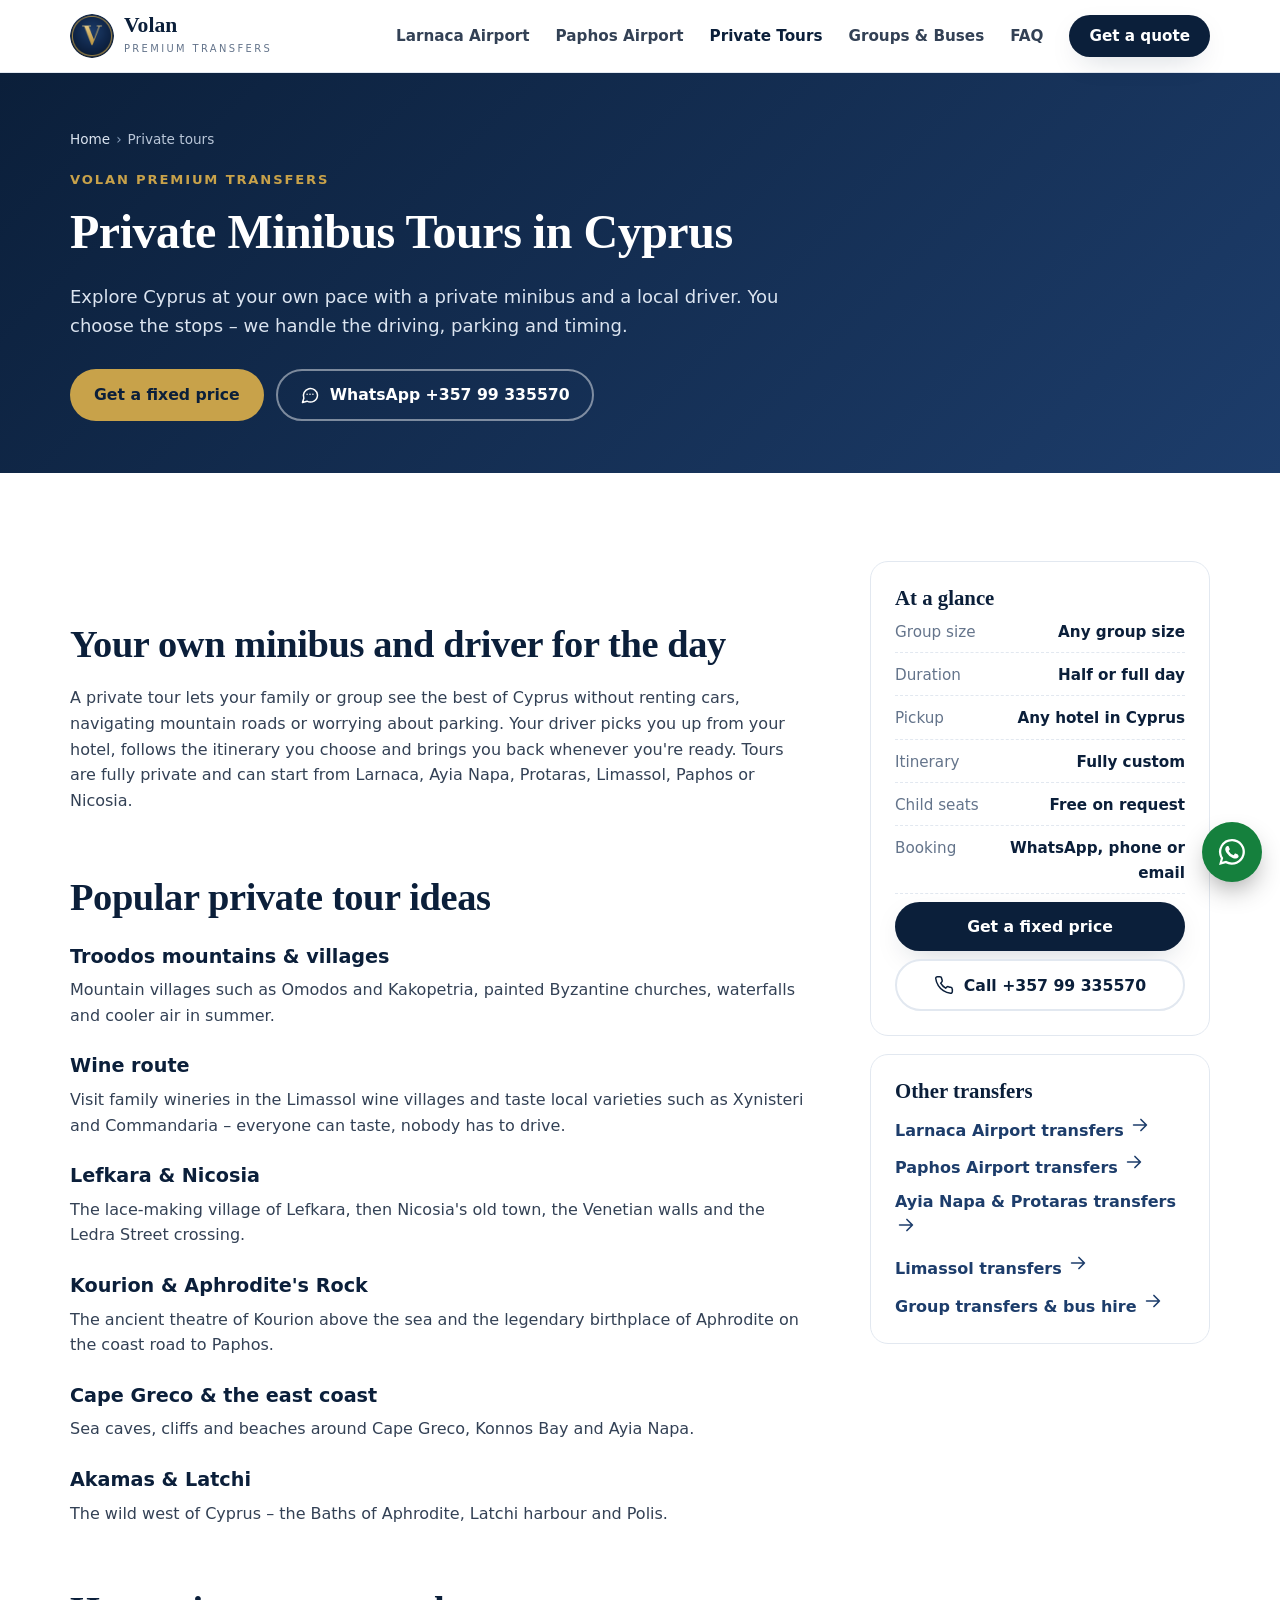
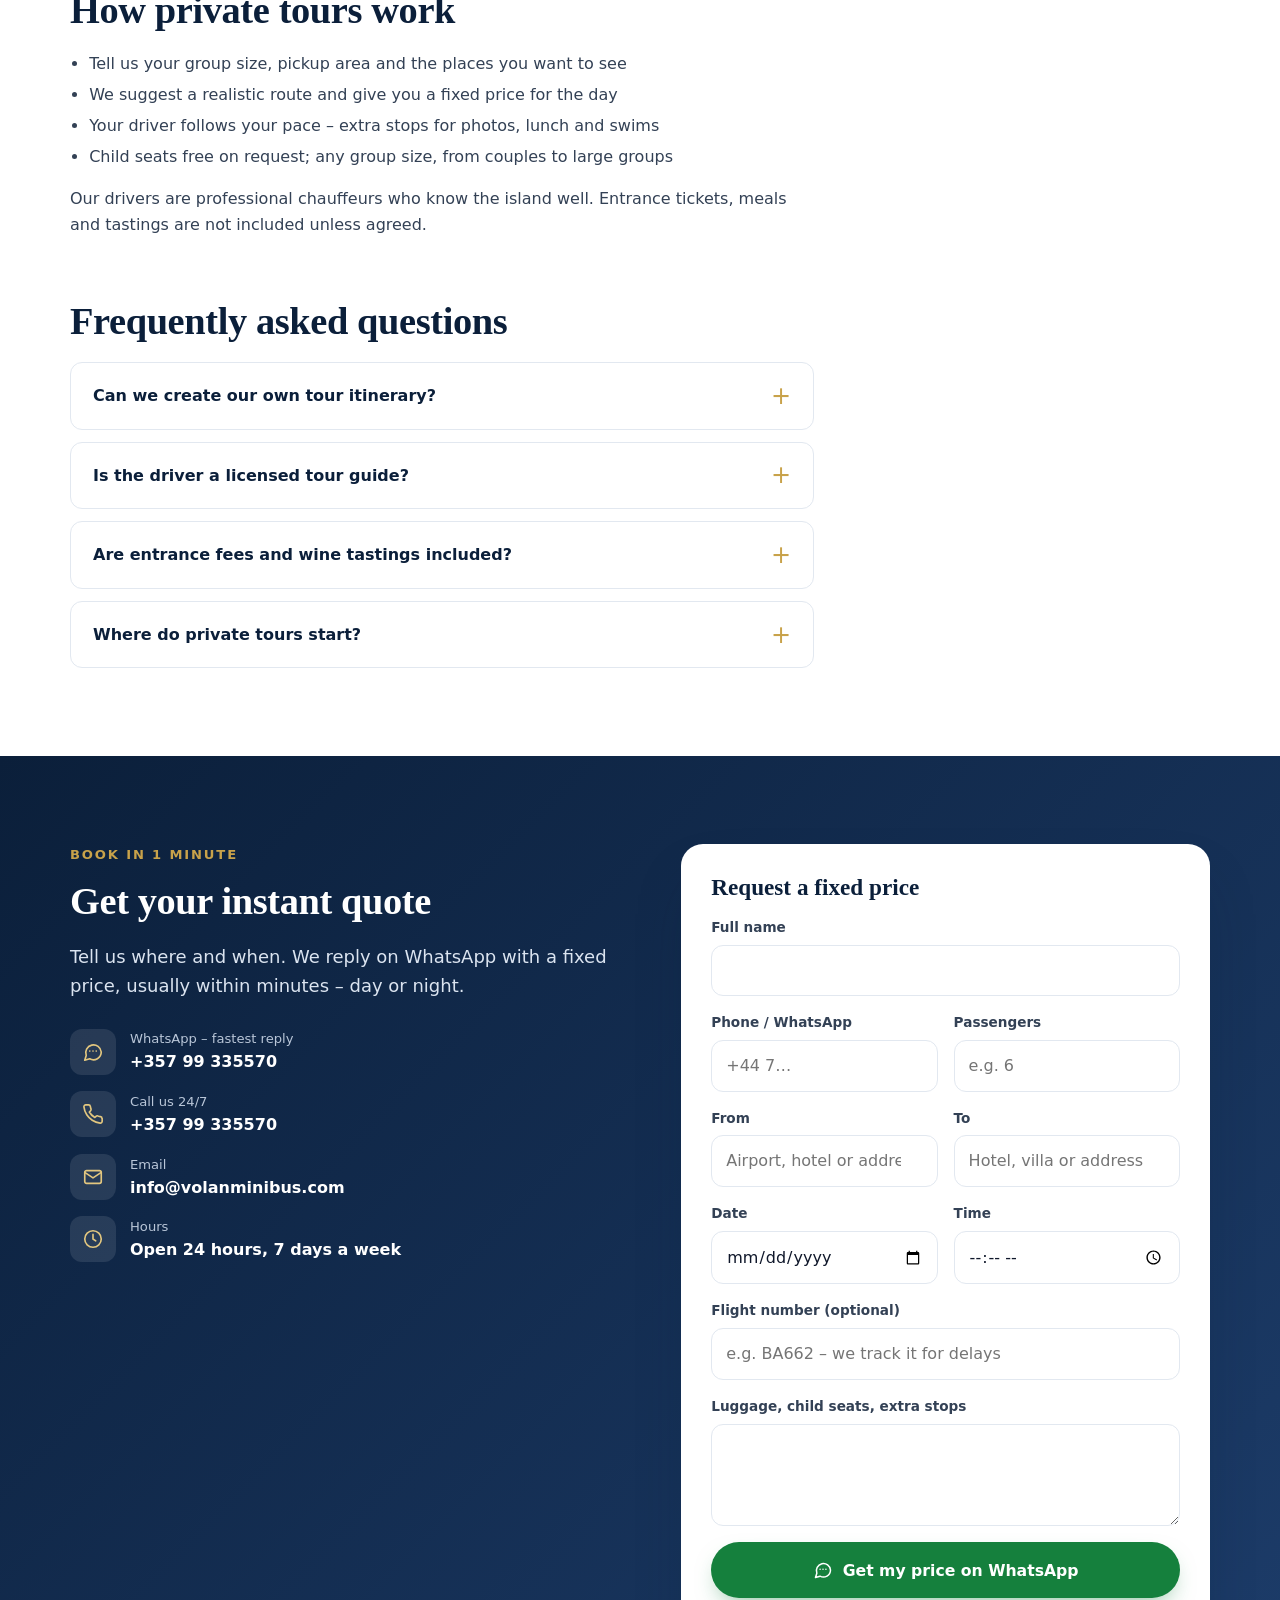
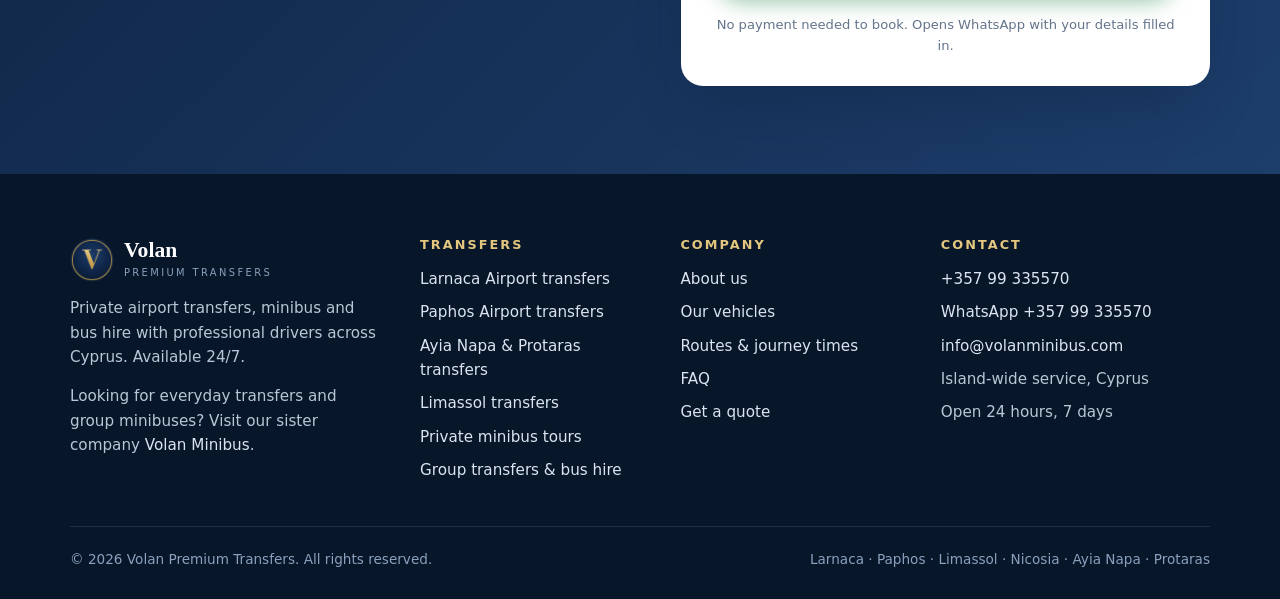
<file: private-tours-cyprus/index.html>
<!DOCTYPE html>
<html lang="en">
<head>
<meta charset="utf-8">
<meta name="viewport" content="width=device-width, initial-scale=1">
<title>Private Minibus Tours in Cyprus with Driver | Volan</title>
<meta name="description" content="Private minibus tours in Cyprus with your own driver: Troodos villages, wineries, Lefkara, Nicosia, Kourion, Akamas &amp; Cape Greco. Custom routes.">
<link rel="canonical" href="https://volanpremiumtransfers.com/private-tours-cyprus/">
<meta name="robots" content="index, follow, max-image-preview:large">
<meta name="theme-color" content="#0b1f3a">
<link rel="icon" href="/favicon.ico" sizes="any">
<link rel="apple-touch-icon" href="/apple-touch-icon.png">
<meta property="og:type" content="website">
<meta property="og:site_name" content="Volan Premium Transfers">
<meta property="og:locale" content="en_GB">
<meta property="og:title" content="Private Minibus Tours in Cyprus with Driver | Volan">
<meta property="og:description" content="Private minibus tours in Cyprus with your own driver: Troodos villages, wineries, Lefkara, Nicosia, Kourion, Akamas &amp; Cape Greco. Custom routes.">
<meta property="og:url" content="https://volanpremiumtransfers.com/private-tours-cyprus/">
<meta property="og:image" content="https://volanpremiumtransfers.com/assets/img/og-image.jpg">
<meta property="og:image:width" content="1200">
<meta property="og:image:height" content="630">
<meta property="og:image:alt" content="Volan Premium Transfers – airport and private minibus transfers in Cyprus">
<meta name="twitter:card" content="summary_large_image">
<meta name="twitter:title" content="Private Minibus Tours in Cyprus with Driver | Volan">
<meta name="twitter:description" content="Private minibus tours in Cyprus with your own driver: Troodos villages, wineries, Lefkara, Nicosia, Kourion, Akamas &amp; Cape Greco. Custom routes.">
<meta name="twitter:image" content="https://volanpremiumtransfers.com/assets/img/og-image.jpg">

<link rel="stylesheet" href="/assets/css/site.css?v=6a597de7">
<script async src="https://www.googletagmanager.com/gtag/js?id=G-36GFT8VNKB"></script>
<script>window.dataLayer=window.dataLayer||[];function gtag(){dataLayer.push(arguments);}gtag('js',new Date());gtag('config','G-36GFT8VNKB');</script>
<script type="application/ld+json">{
 "@context": "https://schema.org",
 "@type": "BreadcrumbList",
 "itemListElement": [
  {
   "@type": "ListItem",
   "position": 1,
   "name": "Home",
   "item": "https://volanpremiumtransfers.com/"
  },
  {
   "@type": "ListItem",
   "position": 2,
   "name": "Private tours"
  }
 ]
}</script>
<script type="application/ld+json">{
 "@context": "https://schema.org",
 "@type": "Service",
 "@id": "https://volanpremiumtransfers.com/private-tours-cyprus/#service",
 "name": "Private minibus tours in Cyprus",
 "serviceType": "Private transfer",
 "description": "Private minibus tours in Cyprus with your own driver: Troodos villages, wineries, Lefkara, Nicosia, Kourion, Akamas & Cape Greco. Custom routes.",
 "url": "https://volanpremiumtransfers.com/private-tours-cyprus/",
 "provider": {
  "@id": "https://volanpremiumtransfers.com/#business"
 },
 "areaServed": [
  {
   "@type": "Place",
   "name": "Cyprus"
  },
  {
   "@type": "Place",
   "name": "Troodos"
  },
  {
   "@type": "Place",
   "name": "Nicosia"
  },
  {
   "@type": "Place",
   "name": "Lefkara"
  },
  {
   "@type": "Place",
   "name": "Kourion"
  },
  {
   "@type": "Place",
   "name": "Akamas"
  },
  {
   "@type": "Place",
   "name": "Cape Greco"
  }
 ],
 "availableChannel": {
  "@type": "ServiceChannel",
  "servicePhone": "+35799335570",
  "serviceUrl": "https://volanpremiumtransfers.com/#quote"
 }
}</script>
<script type="application/ld+json">{
 "@context": "https://schema.org",
 "@type": "FAQPage",
 "mainEntity": [
  {
   "@type": "Question",
   "name": "Can we create our own tour itinerary?",
   "acceptedAnswer": {
    "@type": "Answer",
    "text": "Yes. All our tours are private and fully custom. Tell us what you'd like to see and we'll suggest a route that fits the day."
   }
  },
  {
   "@type": "Question",
   "name": "Is the driver a licensed tour guide?",
   "acceptedAnswer": {
    "@type": "Answer",
    "text": "Our drivers are professional chauffeurs who know Cyprus well and can recommend stops. If you need an official licensed guide, ask us and we'll arrange one."
   }
  },
  {
   "@type": "Question",
   "name": "Are entrance fees and wine tastings included?",
   "acceptedAnswer": {
    "@type": "Answer",
    "text": "No, the price covers the vehicle, driver and fuel. Entrance tickets, tastings and meals are paid separately unless agreed in advance."
   }
  },
  {
   "@type": "Question",
   "name": "Where do private tours start?",
   "acceptedAnswer": {
    "@type": "Answer",
    "text": "We pick you up from your hotel or villa anywhere in Cyprus, including Ayia Napa, Protaras, Larnaca, Limassol, Paphos and Nicosia."
   }
  }
 ]
}</script>
</head>
<body>
<a class="skip" href="#main">Skip to content</a>
<header class="site-header">
 <div class="wrap nav">
  <a class="brand" href="/">
   <img src="/assets/img/brand-96.png" srcset="/assets/img/brand-96.png 1x, /assets/img/brand-192.png 2x" width="44" height="44" alt="">
   <span><b>Volan</b><small>Premium Transfers</small></span>
  </a>
  <button class="menu-toggle" type="button" aria-controls="menu" aria-expanded="false" aria-label="Open menu"><svg class="icon" viewBox="0 0 24 24" aria-hidden="true"><path d="M4 7h16M4 12h16M4 17h16"/></svg></button>
  <nav id="menu" class="menu" aria-label="Main">
   <a href="/larnaca-airport-transfers/">Larnaca Airport</a><a href="/paphos-airport-transfers/">Paphos Airport</a><a href="/private-tours-cyprus/" aria-current="page">Private Tours</a><a href="/group-bus-hire-cyprus/">Groups &amp; Buses</a><a href="/#faq">FAQ</a>
   <a class="btn btn-primary" href="/#quote">Get a quote</a>
  </nav>
 </div>
</header>
<main id="main">
<section class="page-hero"><div class="wrap"><nav class="crumbs" aria-label="Breadcrumb"><ol><li><a href="/">Home</a></li><li aria-current="page">Private tours</li></ol></nav>
 <span class="eyebrow">Volan Premium Transfers</span>
 <h1>Private Minibus Tours in Cyprus</h1>
 <p class="lead">Explore Cyprus at your own pace with a private minibus and a local driver. You choose the stops – we handle the driving, parking and timing.</p>
 <div class="hero-ctas"><a class="btn btn-gold" href="#quote">Get a fixed price</a><a class="btn btn-ghost" href="https://wa.me/35799335570" target="_blank" rel="noopener" data-loc="hero"><svg class="icon" viewBox="0 0 24 24" aria-hidden="true"><path d="M21 12a8.5 8.5 0 0 1-12.6 7.4L3 21l1.6-5.2A8.5 8.5 0 1 1 21 12z"/><path d="M8.5 11h.01M12 11h.01M15.5 11h.01"/></svg> WhatsApp +357 99 335570</a></div>
</div></section>
<section class="section"><div class="wrap layout">
 <article class="prose"><h2>Your own minibus and driver for the day</h2>
<p>A private tour lets your family or group see the best of Cyprus without renting cars, navigating mountain roads or worrying about parking. Your driver picks you up from your hotel, follows the itinerary you choose and brings you back whenever you're ready. Tours are fully private and can start from Larnaca, Ayia Napa, Protaras, Limassol, Paphos or Nicosia.</p>
<h2>Popular private tour ideas</h2>
<h3>Troodos mountains &amp; villages</h3>
<p>Mountain villages such as Omodos and Kakopetria, painted Byzantine churches, waterfalls and cooler air in summer.</p>
<h3>Wine route</h3>
<p>Visit family wineries in the Limassol wine villages and taste local varieties such as Xynisteri and Commandaria – everyone can taste, nobody has to drive.</p>
<h3>Lefkara &amp; Nicosia</h3>
<p>The lace-making village of Lefkara, then Nicosia's old town, the Venetian walls and the Ledra Street crossing.</p>
<h3>Kourion &amp; Aphrodite's Rock</h3>
<p>The ancient theatre of Kourion above the sea and the legendary birthplace of Aphrodite on the coast road to Paphos.</p>
<h3>Cape Greco &amp; the east coast</h3>
<p>Sea caves, cliffs and beaches around Cape Greco, Konnos Bay and Ayia Napa.</p>
<h3>Akamas &amp; Latchi</h3>
<p>The wild west of Cyprus – the Baths of Aphrodite, Latchi harbour and Polis.</p>
<h2>How private tours work</h2>
<ul>
<li>Tell us your group size, pickup area and the places you want to see</li>
<li>We suggest a realistic route and give you a fixed price for the day</li>
<li>Your driver follows your pace – extra stops for photos, lunch and swims</li>
<li>Child seats free on request; any group size, from couples to large groups</li>
</ul>
<p>Our drivers are professional chauffeurs who know the island well. Entrance tickets, meals and tastings are not included unless agreed.</p>
  <h2>Frequently asked questions</h2>
  <div class="faq"><details><summary>Can we create our own tour itinerary?</summary><p>Yes. All our tours are private and fully custom. Tell us what you'd like to see and we'll suggest a route that fits the day.</p></details><details><summary>Is the driver a licensed tour guide?</summary><p>Our drivers are professional chauffeurs who know Cyprus well and can recommend stops. If you need an official licensed guide, ask us and we'll arrange one.</p></details><details><summary>Are entrance fees and wine tastings included?</summary><p>No, the price covers the vehicle, driver and fuel. Entrance tickets, tastings and meals are paid separately unless agreed in advance.</p></details><details><summary>Where do private tours start?</summary><p>We pick you up from your hotel or villa anywhere in Cyprus, including Ayia Napa, Protaras, Larnaca, Limassol, Paphos and Nicosia.</p></details></div>
 </article>
 <aside class="aside">
  <div class="card"><h3>At a glance</h3><ul class="facts"><li><span>Group size</span><span>Any group size</span></li><li><span>Duration</span><span>Half or full day</span></li><li><span>Pickup</span><span>Any hotel in Cyprus</span></li><li><span>Itinerary</span><span>Fully custom</span></li><li><span>Child seats</span><span>Free on request</span></li><li><span>Booking</span><span>WhatsApp, phone or email</span></li></ul>
   <a class="btn btn-primary" href="#quote">Get a fixed price</a>
   <a class="btn btn-outline" href="tel:+35799335570" data-loc="aside"><svg class="icon" viewBox="0 0 24 24" aria-hidden="true"><path d="M22 16.9v3a2 2 0 0 1-2.2 2 19.8 19.8 0 0 1-8.6-3.1 19.5 19.5 0 0 1-6-6A19.8 19.8 0 0 1 2.1 4.2 2 2 0 0 1 4.1 2h3a2 2 0 0 1 2 1.7c.1.9.4 1.8.7 2.7a2 2 0 0 1-.5 2.1L8 9.8a16 16 0 0 0 6 6l1.3-1.3a2 2 0 0 1 2.1-.4c.9.3 1.8.6 2.7.7a2 2 0 0 1 1.7 2z"/></svg> Call +357 99 335570</a></div>
  <div class="card"><h3>Other transfers</h3><ul class="links"><li><a href="/larnaca-airport-transfers/">Larnaca Airport transfers <svg class="icon" viewBox="0 0 24 24" aria-hidden="true"><path d="M5 12h14M13 6l6 6-6 6"/></svg></a></li><li><a href="/paphos-airport-transfers/">Paphos Airport transfers <svg class="icon" viewBox="0 0 24 24" aria-hidden="true"><path d="M5 12h14M13 6l6 6-6 6"/></svg></a></li><li><a href="/ayia-napa-protaras-transfers/">Ayia Napa &amp; Protaras transfers <svg class="icon" viewBox="0 0 24 24" aria-hidden="true"><path d="M5 12h14M13 6l6 6-6 6"/></svg></a></li><li><a href="/limassol-transfers/">Limassol transfers <svg class="icon" viewBox="0 0 24 24" aria-hidden="true"><path d="M5 12h14M13 6l6 6-6 6"/></svg></a></li><li><a href="/group-bus-hire-cyprus/">Group transfers &amp; bus hire <svg class="icon" viewBox="0 0 24 24" aria-hidden="true"><path d="M5 12h14M13 6l6 6-6 6"/></svg></a></li></ul></div>
 </aside>
</div></section>
<section id="quote" class="section quote">
 <div class="wrap split">
  <div>
   <span class="eyebrow">Book in 1 minute</span>
   <h2>Get your instant quote</h2>
   <p class="lead">Tell us where and when. We reply on WhatsApp with a fixed price, usually within minutes – day or night.</p>
   <ul class="contact-list">
    <li><span class="ico"><svg class="icon" viewBox="0 0 24 24" aria-hidden="true"><path d="M21 12a8.5 8.5 0 0 1-12.6 7.4L3 21l1.6-5.2A8.5 8.5 0 1 1 21 12z"/><path d="M8.5 11h.01M12 11h.01M15.5 11h.01"/></svg></span><span><small>WhatsApp – fastest reply</small><a href="https://wa.me/35799335570" target="_blank" rel="noopener" data-loc="quote">+357 99 335570</a></span></li>
    <li><span class="ico"><svg class="icon" viewBox="0 0 24 24" aria-hidden="true"><path d="M22 16.9v3a2 2 0 0 1-2.2 2 19.8 19.8 0 0 1-8.6-3.1 19.5 19.5 0 0 1-6-6A19.8 19.8 0 0 1 2.1 4.2 2 2 0 0 1 4.1 2h3a2 2 0 0 1 2 1.7c.1.9.4 1.8.7 2.7a2 2 0 0 1-.5 2.1L8 9.8a16 16 0 0 0 6 6l1.3-1.3a2 2 0 0 1 2.1-.4c.9.3 1.8.6 2.7.7a2 2 0 0 1 1.7 2z"/></svg></span><span><small>Call us 24/7</small><a href="tel:+35799335570" data-loc="quote">+357 99 335570</a></span></li>
    <li><span class="ico"><svg class="icon" viewBox="0 0 24 24" aria-hidden="true"><rect x="3" y="5" width="18" height="14" rx="2"/><path d="m3 7 9 6 9-6"/></svg></span><span><small>Email</small><a href="mailto:info@volanminibus.com" data-loc="quote">info@volanminibus.com</a></span></li>
    <li><span class="ico"><svg class="icon" viewBox="0 0 24 24" aria-hidden="true"><circle cx="12" cy="12" r="9"/><path d="M12 7v5l3 2"/></svg></span><span><small>Hours</small><b>Open 24 hours, 7 days a week</b></span></li>
   </ul>
  </div>
  <form id="quote-form" class="form">
   <h3>Request a fixed price</h3>
   <div class="field full"><label for="q-name">Full name</label><input id="q-name" name="name" autocomplete="name" required></div>
   <div class="field"><label for="q-phone">Phone / WhatsApp</label><input id="q-phone" name="phone" type="tel" autocomplete="tel" placeholder="+44 7…" required></div>
   <div class="field"><label for="q-pax">Passengers</label><input id="q-pax" name="pax" type="number" min="1" inputmode="numeric" placeholder="e.g. 6"></div>
   <div class="field"><label for="q-pickup">From</label><input id="q-pickup" name="pickup" list="places" placeholder="Airport, hotel or address" required></div>
   <div class="field"><label for="q-dropoff">To</label><input id="q-dropoff" name="dropoff" list="places" placeholder="Hotel, villa or address" required></div>
   <div class="field"><label for="q-date">Date</label><input id="q-date" name="date" type="date" required></div>
   <div class="field"><label for="q-time">Time</label><input id="q-time" name="time" type="time" required></div>
   <div class="field full"><label for="q-flight">Flight number (optional)</label><input id="q-flight" name="flight" placeholder="e.g. BA662 – we track it for delays"></div>
   <div class="field full"><label for="q-notes">Luggage, child seats, extra stops</label><textarea id="q-notes" name="notes" rows="3"></textarea></div>
   <datalist id="places"><option value="Larnaca Airport (LCA)"><option value="Paphos Airport (PFO)"><option value="Ayia Napa"><option value="Protaras"><option value="Larnaca"><option value="Limassol"><option value="Nicosia"><option value="Paphos"><option value="Coral Bay"><option value="Polis / Latchi"><option value="Troodos"></datalist>
   <button class="btn btn-wa" type="submit"><svg class="icon" viewBox="0 0 24 24" aria-hidden="true"><path d="M21 12a8.5 8.5 0 0 1-12.6 7.4L3 21l1.6-5.2A8.5 8.5 0 1 1 21 12z"/><path d="M8.5 11h.01M12 11h.01M15.5 11h.01"/></svg> Get my price on WhatsApp</button>
   <p class="fine">No payment needed to book. Opens WhatsApp with your details filled in.</p>
  </form>
 </div>
</section>

</main>
<footer class="site-footer">
 <div class="wrap">
  <div class="foot-grid">
   <div>
    <a class="brand" href="/"><img src="/assets/img/brand-96.png" srcset="/assets/img/brand-96.png 1x, /assets/img/brand-192.png 2x" width="44" height="44" alt="" loading="lazy"><span><b>Volan</b><small>Premium Transfers</small></span></a>
    <p>Private airport transfers, minibus and bus hire with professional drivers across Cyprus. Available 24/7.</p>
    <p>Looking for everyday transfers and group minibuses? Visit our sister company <a href="https://volanminibus.com/">Volan Minibus</a>.</p>
   </div>
   <div><h2>Transfers</h2><ul><li><a href="/larnaca-airport-transfers/">Larnaca Airport transfers</a></li><li><a href="/paphos-airport-transfers/">Paphos Airport transfers</a></li><li><a href="/ayia-napa-protaras-transfers/">Ayia Napa &amp; Protaras transfers</a></li><li><a href="/limassol-transfers/">Limassol transfers</a></li><li><a href="/private-tours-cyprus/">Private minibus tours</a></li><li><a href="/group-bus-hire-cyprus/">Group transfers &amp; bus hire</a></li></ul></div>
   <div><h2>Company</h2><ul><li><a href="/#about">About us</a></li><li><a href="/#fleet">Our vehicles</a></li><li><a href="/#routes">Routes &amp; journey times</a></li><li><a href="/#faq">FAQ</a></li><li><a href="/#quote">Get a quote</a></li></ul></div>
   <div><h2>Contact</h2><ul>
    <li><a href="tel:+35799335570" data-loc="footer">+357 99 335570</a></li>
    <li><a href="https://wa.me/35799335570" target="_blank" rel="noopener" data-loc="footer">WhatsApp +357 99 335570</a></li>
    <li><a href="mailto:info@volanminibus.com" data-loc="footer">info@volanminibus.com</a></li>
    <li>Island-wide service, Cyprus</li>
    <li>Open 24 hours, 7 days</li>
   </ul></div>
  </div>
  <div class="foot-bottom"><span>© <span id="year">2026</span> Volan Premium Transfers. All rights reserved.</span><span>Larnaca · Paphos · Limassol · Nicosia · Ayia Napa · Protaras</span></div>
 </div>
</footer>
<a class="wa-float" href="https://wa.me/35799335570" target="_blank" rel="noopener" aria-label="Chat with us on WhatsApp" data-loc="float"><svg viewBox="0 0 24 24" aria-hidden="true"><path d="M12 2.2A9.7 9.7 0 0 0 3.6 16.8L2.3 21.7l5-1.3A9.7 9.7 0 1 0 12 2.2zm0 17.7a8 8 0 0 1-4.1-1.1l-.3-.2-3 .8.8-2.9-.2-.3A8 8 0 1 1 12 19.9zm4.4-6c-.2-.1-1.4-.7-1.7-.8-.2-.1-.4-.1-.5.1l-.8 1c-.1.2-.3.2-.5.1a6.6 6.6 0 0 1-3.3-2.9c-.2-.4.2-.4.7-1.3.1-.2 0-.3 0-.4l-.8-1.8c-.2-.5-.4-.4-.5-.4h-.5a.9.9 0 0 0-.7.3 2.8 2.8 0 0 0-.9 2.1 4.9 4.9 0 0 0 1 2.6 11.2 11.2 0 0 0 4.3 3.8c1.6.7 2.2.7 3 .6.5-.1 1.4-.6 1.6-1.1.2-.6.2-1 .1-1.1l-.5-.3z"/></svg></a>
<script src="/assets/js/site.js?v=d14ae8ff" defer></script>
</body>
</html>
</file>
<file: assets/css/site.css>
/* Volan Premium Transfers – site styles (no build step, no external CSS) */
:root{
  --navy:#0b1f3a; --navy-2:#132d52; --navy-3:#1d3d6b;
  --gold:#c8a24a; --gold-2:#e3c77f;
  --ink:#0f172a; --ink-2:#334155; --muted:#64748b;
  --line:#e2e8f0; --bg:#ffffff; --bg-2:#f6f8fb; --bg-3:#eef3fa;
  --wa:#15803d;
  --radius:18px; --radius-sm:12px;
  --shadow:0 10px 30px -12px rgba(11,31,58,.25);
  --shadow-lg:0 30px 60px -20px rgba(11,31,58,.35);
  --serif:"Iowan Old Style","Palatino Linotype",Palatino,Georgia,"Times New Roman",serif;
  --sans:system-ui,-apple-system,"Segoe UI",Roboto,"Helvetica Neue",Arial,sans-serif;
  --wrap:1180px;
}
*,*::before,*::after{box-sizing:border-box}
html{scroll-behavior:smooth;-webkit-text-size-adjust:100%}
body{margin:0;font-family:var(--sans);color:var(--ink);background:var(--bg);line-height:1.6;font-size:16px;-webkit-font-smoothing:antialiased}
img{max-width:100%;height:auto;display:block}
a{color:var(--navy-3)}
a:hover{color:var(--navy)}
h1,h2,h3{font-family:var(--serif);color:var(--navy);line-height:1.15;margin:0 0 .5em;font-weight:700;letter-spacing:-.01em}
h1{font-size:clamp(2rem,5.2vw,3.5rem)}
h2{font-size:clamp(1.6rem,3.4vw,2.4rem)}
h3{font-size:1.2rem;font-family:var(--sans);letter-spacing:0}
p{margin:0 0 1em}
:focus-visible{outline:3px solid var(--gold);outline-offset:2px;border-radius:6px}
.wrap{max-width:var(--wrap);margin:0 auto;padding:0 20px}
.skip{position:absolute;left:-999px;top:0;background:var(--navy);color:#fff;padding:10px 16px;z-index:100}
.skip:focus{left:10px;top:10px}
.eyebrow{display:inline-flex;align-items:center;gap:8px;font-size:.78rem;font-weight:700;letter-spacing:.14em;text-transform:uppercase;color:var(--gold)}
.eyebrow::before{content:"";width:22px;height:2px;background:currentColor}
.lead{font-size:1.125rem;color:var(--ink-2);max-width:62ch}
.muted{color:var(--muted)}
.center{text-align:center}
.center .lead{margin-left:auto;margin-right:auto}
.icon{width:22px;height:22px;flex:none;stroke:currentColor;fill:none;stroke-width:1.8;stroke-linecap:round;stroke-linejoin:round}

/* Buttons */
.btn{display:inline-flex;align-items:center;justify-content:center;gap:10px;padding:14px 22px;border-radius:999px;font-weight:700;font-size:.98rem;text-decoration:none;border:2px solid transparent;cursor:pointer;transition:transform .15s ease,box-shadow .15s ease,background .15s ease;font-family:var(--sans);line-height:1.1}
.btn:hover{transform:translateY(-1px)}
.btn-primary{background:var(--navy);color:#fff;box-shadow:var(--shadow)}
.btn-primary:hover{background:var(--navy-2);color:#fff}
.btn-gold{background:var(--gold);color:var(--navy)}
.btn-gold:hover{background:var(--gold-2);color:var(--navy)}
.btn-wa{background:var(--wa);color:#fff;box-shadow:0 10px 24px -10px rgba(21,128,61,.6)}
.btn-wa:hover{background:#116c33;color:#fff}
.btn-ghost{background:transparent;border-color:rgba(255,255,255,.45);color:#fff}
.btn-ghost:hover{background:rgba(255,255,255,.1);color:#fff}
.btn-outline{background:#fff;border-color:var(--line);color:var(--navy)}
.btn-outline:hover{border-color:var(--navy);color:var(--navy)}
.btn .icon{width:20px;height:20px}

/* Header */
.site-header{position:sticky;top:0;z-index:50;background:rgba(255,255,255,.92);backdrop-filter:saturate(1.4) blur(10px);-webkit-backdrop-filter:saturate(1.4) blur(10px);border-bottom:1px solid var(--line)}
.nav{display:flex;align-items:center;justify-content:space-between;height:72px;gap:16px}
.brand{display:flex;align-items:center;gap:10px;text-decoration:none;color:var(--navy)}
.brand img{width:44px;height:44px;border-radius:50%}
.brand b{display:block;font-family:var(--serif);font-size:1.35rem;line-height:1}
.brand small{display:block;font-size:.62rem;letter-spacing:.24em;text-transform:uppercase;color:var(--muted);margin-top:4px}
.menu{display:flex;align-items:center;gap:26px}
.menu a{color:var(--ink-2);text-decoration:none;font-weight:600;font-size:.95rem}
.menu a:hover,.menu a[aria-current="page"]{color:var(--navy)}
.menu .btn{color:#fff;padding:11px 18px}
.menu-toggle{display:none;background:none;border:0;padding:8px;color:var(--navy);cursor:pointer}
.menu-toggle .icon{width:28px;height:28px}
@media (max-width:920px){
  .menu-toggle{display:block}
  .menu{position:absolute;left:0;right:0;top:72px;flex-direction:column;align-items:stretch;gap:0;background:#fff;border-bottom:1px solid var(--line);box-shadow:var(--shadow);padding:8px 20px 20px;display:none}
  .menu.open{display:flex}
  .menu a{padding:14px 0;border-bottom:1px solid var(--line);font-size:1.05rem}
  .menu .btn{margin-top:14px;border-bottom:0}
}

/* Hero */
.hero{position:relative;color:#fff;background:var(--navy);overflow:hidden;isolation:isolate}
.hero picture,.hero .hero-img{position:absolute;inset:0;z-index:-2}
.hero .hero-img{width:100%;height:100%;object-fit:cover;object-position:60% 50%}
.hero::after{content:"";position:absolute;inset:0;z-index:-1;background:linear-gradient(90deg,rgba(8,22,42,.92) 0%,rgba(8,22,42,.78) 45%,rgba(8,22,42,.25) 100%)}
.hero-inner{padding:96px 0 88px;max-width:660px}
.hero h1{color:#fff}
.hero .lead{color:#dbe4f0}
.hero .eyebrow{color:var(--gold-2)}
.hero-ctas{display:flex;flex-wrap:wrap;gap:12px;margin:28px 0 30px}
.hero-points{display:flex;flex-wrap:wrap;gap:10px 22px;list-style:none;padding:0;margin:0;color:#e6edf6;font-size:.95rem}
.hero-points li{display:flex;align-items:center;gap:8px}
.hero-points .icon{color:var(--gold-2);width:20px;height:20px}
@media (max-width:720px){
  .hero::after{background:linear-gradient(180deg,rgba(8,22,42,.7) 0%,rgba(8,22,42,.9) 60%,rgba(8,22,42,.96) 100%)}
  .hero-inner{padding:64px 0 56px}
  .hero-ctas .btn{flex:1 1 100%}
}

/* Page hero (inner pages) */
.page-hero{background:linear-gradient(135deg,var(--navy) 0%,var(--navy-3) 100%);color:#fff;padding:56px 0 52px}
.page-hero h1{color:#fff;font-size:clamp(1.9rem,4.4vw,3rem)}
.page-hero .lead{color:#dbe4f0}
.page-hero .hero-ctas{margin-bottom:0}
.crumbs{font-size:.85rem;margin-bottom:18px;color:#b9c6d8}
.crumbs ol{list-style:none;padding:0;margin:0;display:flex;flex-wrap:wrap;gap:6px}
.crumbs li+li::before{content:"›";margin-right:6px;color:#8aa0bd}
.crumbs a{color:#dbe4f0;text-decoration:none}
.crumbs a:hover{text-decoration:underline;color:#fff}

/* Trust bar */
.trust{background:#fff;border-bottom:1px solid var(--line)}
.trust ul{list-style:none;margin:0;padding:22px 0;display:grid;grid-template-columns:repeat(4,1fr);gap:16px}
.trust li{display:flex;align-items:center;gap:12px;font-size:.92rem;color:var(--ink-2)}
.trust strong{display:block;color:var(--navy);font-size:.98rem}
.trust .ico{width:44px;height:44px;border-radius:12px;background:var(--bg-3);display:grid;place-items:center;color:var(--navy);flex:none}
@media (max-width:820px){.trust ul{grid-template-columns:repeat(2,1fr)}}

/* Sections */
.section{padding:88px 0}
.section-alt{background:var(--bg-2)}
.section-head{margin-bottom:44px}
.section-head.center{max-width:720px;margin-left:auto;margin-right:auto}
@media (max-width:720px){.section{padding:64px 0}}

/* Cards */
.grid{display:grid;gap:22px}
.g2{grid-template-columns:repeat(2,1fr)}
.g3{grid-template-columns:repeat(3,1fr)}
.g4{grid-template-columns:repeat(4,1fr)}
@media (max-width:980px){.g3,.g4{grid-template-columns:repeat(2,1fr)}}
@media (max-width:640px){.g2,.g3,.g4{grid-template-columns:1fr}}
.card{background:#fff;border:1px solid var(--line);border-radius:var(--radius);padding:28px;transition:box-shadow .2s ease,transform .2s ease,border-color .2s ease;display:flex;flex-direction:column}
.card:hover{box-shadow:var(--shadow);border-color:#cfd9e6}
.card .ico{width:52px;height:52px;border-radius:14px;background:var(--navy);color:var(--gold-2);display:grid;place-items:center;margin-bottom:18px}
.card .ico .icon{width:26px;height:26px}
.card p{color:var(--ink-2);font-size:.97rem}
.card .more{margin-top:auto;font-weight:700;text-decoration:none;color:var(--navy);display:inline-flex;gap:6px;align-items:center}
.card .more:hover{color:var(--gold)}
a.card{text-decoration:none;color:inherit}
a.card:hover{transform:translateY(-2px)}

/* Split */
.split{display:grid;grid-template-columns:1.05fr 1fr;gap:56px;align-items:center}
@media (max-width:900px){.split{grid-template-columns:1fr;gap:32px}}
.photo{border-radius:var(--radius);overflow:hidden;box-shadow:var(--shadow-lg)}
.photo img{width:100%;aspect-ratio:3/2;object-fit:cover}
.checks{list-style:none;padding:0;margin:20px 0 0;display:grid;gap:12px}
.checks li{display:flex;gap:12px;align-items:flex-start;color:var(--ink-2)}
.checks .icon{color:var(--wa);margin-top:2px}

/* Routes table */
.table-wrap{overflow-x:auto;border:1px solid var(--line);border-radius:var(--radius);background:#fff}
table{width:100%;border-collapse:collapse;font-size:.96rem;min-width:560px}
caption{text-align:left;padding:16px 20px;font-weight:700;color:var(--navy)}
th,td{text-align:left;padding:14px 20px;border-top:1px solid var(--line)}
thead th{background:var(--bg-3);color:var(--navy);font-size:.82rem;letter-spacing:.06em;text-transform:uppercase;border-top:0}
tbody tr:hover{background:var(--bg-2)}
td a{font-weight:600}
.note{font-size:.85rem;color:var(--muted);margin-top:12px}

/* Steps */
.steps{counter-reset:s;list-style:none;padding:0;margin:0}
.steps li{counter-increment:s;position:relative;background:#fff;border:1px solid var(--line);border-radius:var(--radius);padding:28px 26px 24px}
.steps li::before{content:counter(s);position:absolute;top:-18px;left:24px;width:38px;height:38px;border-radius:50%;background:var(--gold);color:var(--navy);display:grid;place-items:center;font-weight:800;font-family:var(--serif);font-size:1.1rem}
.steps h3{margin-top:6px}
.steps p{color:var(--ink-2);margin:0;font-size:.97rem}

/* Fleet */
.fleet-card{background:#fff;border:1px solid var(--line);border-radius:var(--radius);overflow:hidden}
.fleet-card .body{padding:24px 26px}
.spec{display:flex;flex-wrap:wrap;gap:8px;list-style:none;padding:0;margin:14px 0 0}
.spec li{background:var(--bg-3);color:var(--navy);border-radius:999px;padding:6px 12px;font-size:.84rem;font-weight:600}

/* Prose (inner pages) */
.prose{max-width:760px}
.prose h2{margin-top:1.6em}
.prose h3{margin-top:1.4em;color:var(--navy)}
.prose ul{padding-left:1.2em}
.prose li{margin:.35em 0;color:var(--ink-2)}
.prose p{color:var(--ink-2)}
.layout{display:grid;grid-template-columns:minmax(0,1fr) 340px;gap:56px;align-items:start}
@media (max-width:980px){.layout{grid-template-columns:1fr}}
.aside{position:sticky;top:96px;display:grid;gap:18px}
.aside .card{padding:24px}
.aside h3{font-family:var(--serif);font-size:1.3rem}
.aside .btn{width:100%;margin-top:8px}
.facts{list-style:none;padding:0;margin:0;display:grid;gap:10px;font-size:.95rem}
.facts li{display:flex;justify-content:space-between;gap:10px;border-bottom:1px dashed var(--line);padding-bottom:8px}
.facts li span:first-child{color:var(--muted)}
.facts li span:last-child{font-weight:700;color:var(--navy);text-align:right}
.links{list-style:none;padding:0;margin:0;display:grid;gap:8px}
.links a{text-decoration:none;font-weight:600}

/* FAQ */
.faq{max-width:860px;margin:0 auto;display:grid;gap:12px}
.faq details{background:#fff;border:1px solid var(--line);border-radius:var(--radius-sm);padding:0 22px}
.faq details[open]{box-shadow:var(--shadow);border-color:#cfd9e6}
.faq summary{list-style:none;cursor:pointer;padding:20px 32px 20px 0;font-weight:700;color:var(--navy);position:relative}
.faq summary::-webkit-details-marker{display:none}
.faq summary::after{content:"+";position:absolute;right:0;top:50%;transform:translateY(-50%);font-size:1.5rem;font-weight:400;color:var(--gold)}
.faq details[open] summary::after{content:"–"}
.faq details p{color:var(--ink-2);margin:0 0 20px}

/* Quote form */
.quote{background:linear-gradient(135deg,var(--navy) 0%,var(--navy-3) 100%);color:#fff}
.quote h2{color:#fff}
.quote .lead{color:#dbe4f0}
.quote .split{align-items:start}
.contact-list{list-style:none;padding:0;margin:28px 0 0;display:grid;gap:16px}
.contact-list li{display:flex;gap:14px;align-items:center}
.contact-list .ico{width:46px;height:46px;border-radius:12px;background:rgba(255,255,255,.1);display:grid;place-items:center;color:var(--gold-2);flex:none}
.contact-list a{color:#fff;font-weight:700;text-decoration:none}
.contact-list a:hover{text-decoration:underline}
.contact-list small{display:block;color:#b9c6d8;font-size:.82rem}
.form{background:#fff;color:var(--ink);border-radius:22px;padding:30px;box-shadow:var(--shadow-lg);display:grid;grid-template-columns:1fr 1fr;gap:16px}
.form h3{grid-column:1/-1;font-family:var(--serif);font-size:1.45rem;margin:0}
.field{display:grid;gap:6px}
.field.full{grid-column:1/-1}
.field label{font-size:.85rem;font-weight:700;color:var(--ink-2)}
.field input,.field textarea,.field select{font:inherit;font-size:16px;width:100%;padding:12px 14px;border:1.5px solid var(--line);border-radius:12px;background:#fff;color:var(--ink);transition:border-color .15s}
.field input:focus,.field textarea:focus,.field select:focus{outline:none;border-color:var(--navy-3);box-shadow:0 0 0 3px rgba(29,61,107,.15)}
.form .btn{grid-column:1/-1;width:100%;padding:16px}
.form .fine{grid-column:1/-1;font-size:.82rem;color:var(--muted);margin:0;text-align:center}
@media (max-width:560px){.form{grid-template-columns:1fr;padding:22px}}

/* CTA band */
.cta-band{background:var(--bg-3);border-radius:24px;padding:44px;display:flex;align-items:center;justify-content:space-between;gap:24px;flex-wrap:wrap}
.cta-band h2{margin:0 0 6px}
.cta-band p{margin:0;color:var(--ink-2)}
.cta-band .actions{display:flex;gap:12px;flex-wrap:wrap}

/* Footer */
.site-footer{background:#081629;color:#b9c6d8;padding:64px 0 28px;font-size:.95rem}
.site-footer a{color:#dbe4f0;text-decoration:none}
.site-footer a:hover{color:#fff;text-decoration:underline}
.foot-grid{display:grid;grid-template-columns:1.4fr 1fr 1fr 1.2fr;gap:36px}
@media (max-width:900px){.foot-grid{grid-template-columns:1fr 1fr}}
@media (max-width:520px){.foot-grid{grid-template-columns:1fr}}
.site-footer h2{font-family:var(--sans);font-size:.8rem;letter-spacing:.16em;text-transform:uppercase;color:var(--gold-2);margin:0 0 14px}
.site-footer ul{list-style:none;padding:0;margin:0;display:grid;gap:9px}
.site-footer .brand{color:#fff;margin-bottom:14px}
.site-footer .brand small{color:#8aa0bd}
.foot-bottom{border-top:1px solid rgba(255,255,255,.1);margin-top:44px;padding-top:22px;display:flex;justify-content:space-between;flex-wrap:wrap;gap:12px;font-size:.85rem;color:#8aa0bd}

/* Floating WhatsApp */
.wa-float{position:fixed;right:18px;bottom:18px;z-index:60;width:60px;height:60px;border-radius:50%;background:var(--wa);color:#fff;display:grid;place-items:center;box-shadow:0 12px 28px -8px rgba(0,0,0,.45);transition:transform .15s}
.wa-float:hover{transform:scale(1.06);color:#fff}
.wa-float svg{width:32px;height:32px;fill:currentColor}

@media (prefers-reduced-motion:reduce){*{scroll-behavior:auto!important;transition:none!important}}
.fleet-card .ph{aspect-ratio:960/317;background:linear-gradient(135deg,var(--navy),var(--navy-3));display:grid;place-items:center;color:var(--gold-2)}
.fleet-card .ph .icon{width:72px;height:72px;stroke-width:1.2}

/* ---- Fixes after phone review ---- */
/* Eyebrow labels: sit on their own line with space before the heading */
.eyebrow{display:flex;width:fit-content;margin-bottom:14px;font-size:.82rem}
.center .eyebrow,.section-head.center .eyebrow{margin-left:auto;margin-right:auto}
/* Hero ticks: even grid so every tick lines up */
.hero-points{display:grid;grid-template-columns:repeat(4,max-content);gap:10px 26px}
/* Phones: show the minibus photo in full above the text instead of a zoomed, darkened background */
@media (max-width:720px){
  .hero::after{display:none}
  .hero picture{position:relative;display:block;inset:auto;z-index:auto}
  .hero .hero-img{position:static;height:auto;aspect-ratio:2/1;object-position:68% 50%}
  .hero-inner{padding:32px 0 44px}
  .hero-points{grid-template-columns:repeat(2,max-content);gap:12px 22px}
}
/* Phones: compact trust bar (2 x 2, no icons) */
@media (max-width:560px){
  .trust ul{grid-template-columns:repeat(2,1fr);gap:16px 14px;padding:20px 0}
  .trust .ico{display:none}
  .trust li{font-size:.85rem;line-height:1.4}
}
@media (min-width:721px){.hero-inner{padding:64px 0 60px}.hero .hero-img{object-position:75% 50%}}
/* Fleet seat sizes */
.seats{list-style:none;padding:0;margin:0 auto;max-width:960px;display:grid;grid-template-columns:repeat(3,1fr);gap:16px}
.seats li{background:#fff;border:1px solid var(--line);border-radius:var(--radius);padding:24px 18px;text-align:center;display:grid;gap:8px;justify-items:center}
.seats b{font-family:var(--serif);font-size:2.6rem;line-height:1;color:var(--navy)}
.seats b::after{content:"passengers";display:block;font-family:var(--sans);font-size:.62rem;letter-spacing:.1em;text-transform:uppercase;color:var(--gold);margin-top:6px}
.seats strong{display:block;color:var(--navy);margin-bottom:2px}
.seats span{font-size:.9rem;color:var(--ink-2)}
.note.center{text-align:center;margin-top:20px}
@media (max-width:860px){
  .seats{grid-template-columns:repeat(2,1fr);gap:12px;max-width:560px}
  .seats li{padding:18px 12px;gap:6px}
  .seats b{font-size:2.1rem}
  .seats span{font-size:.85rem;line-height:1.4}
}
.eyebrow::before{display:none}
</file>
